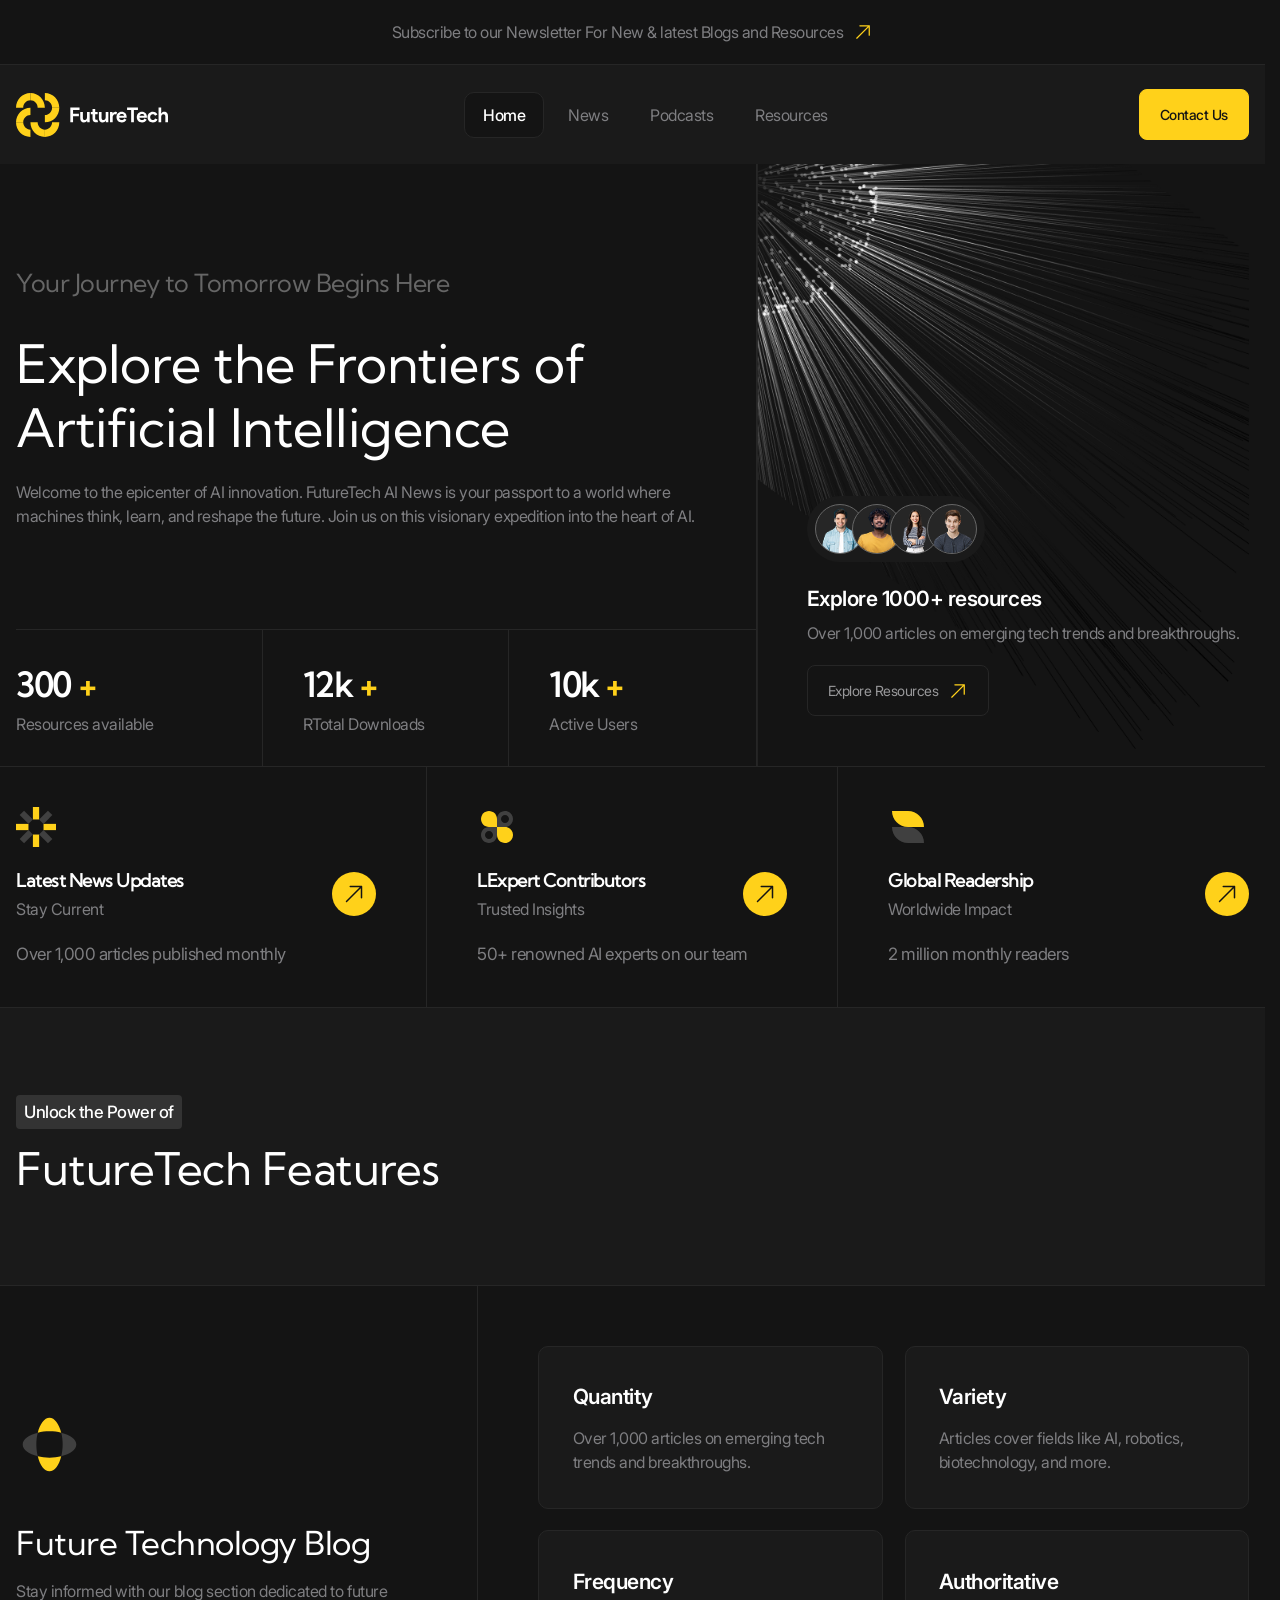
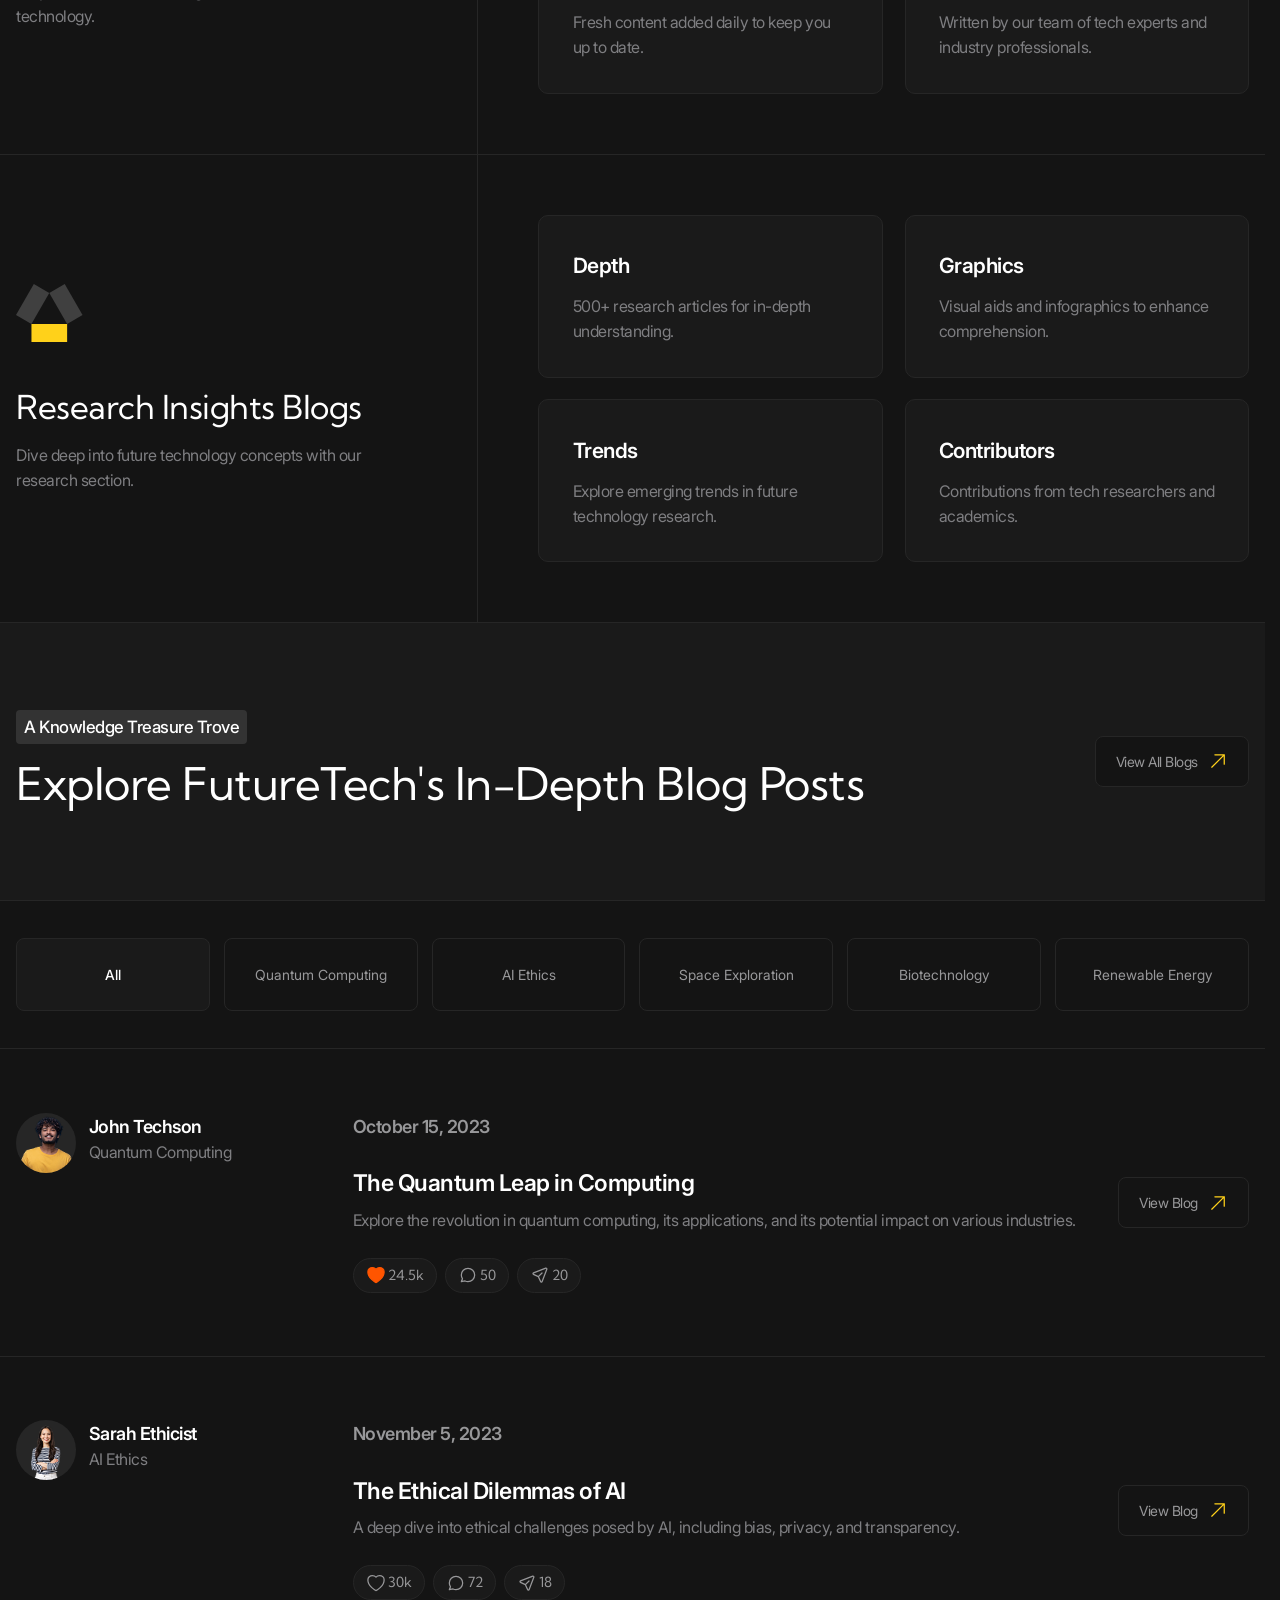
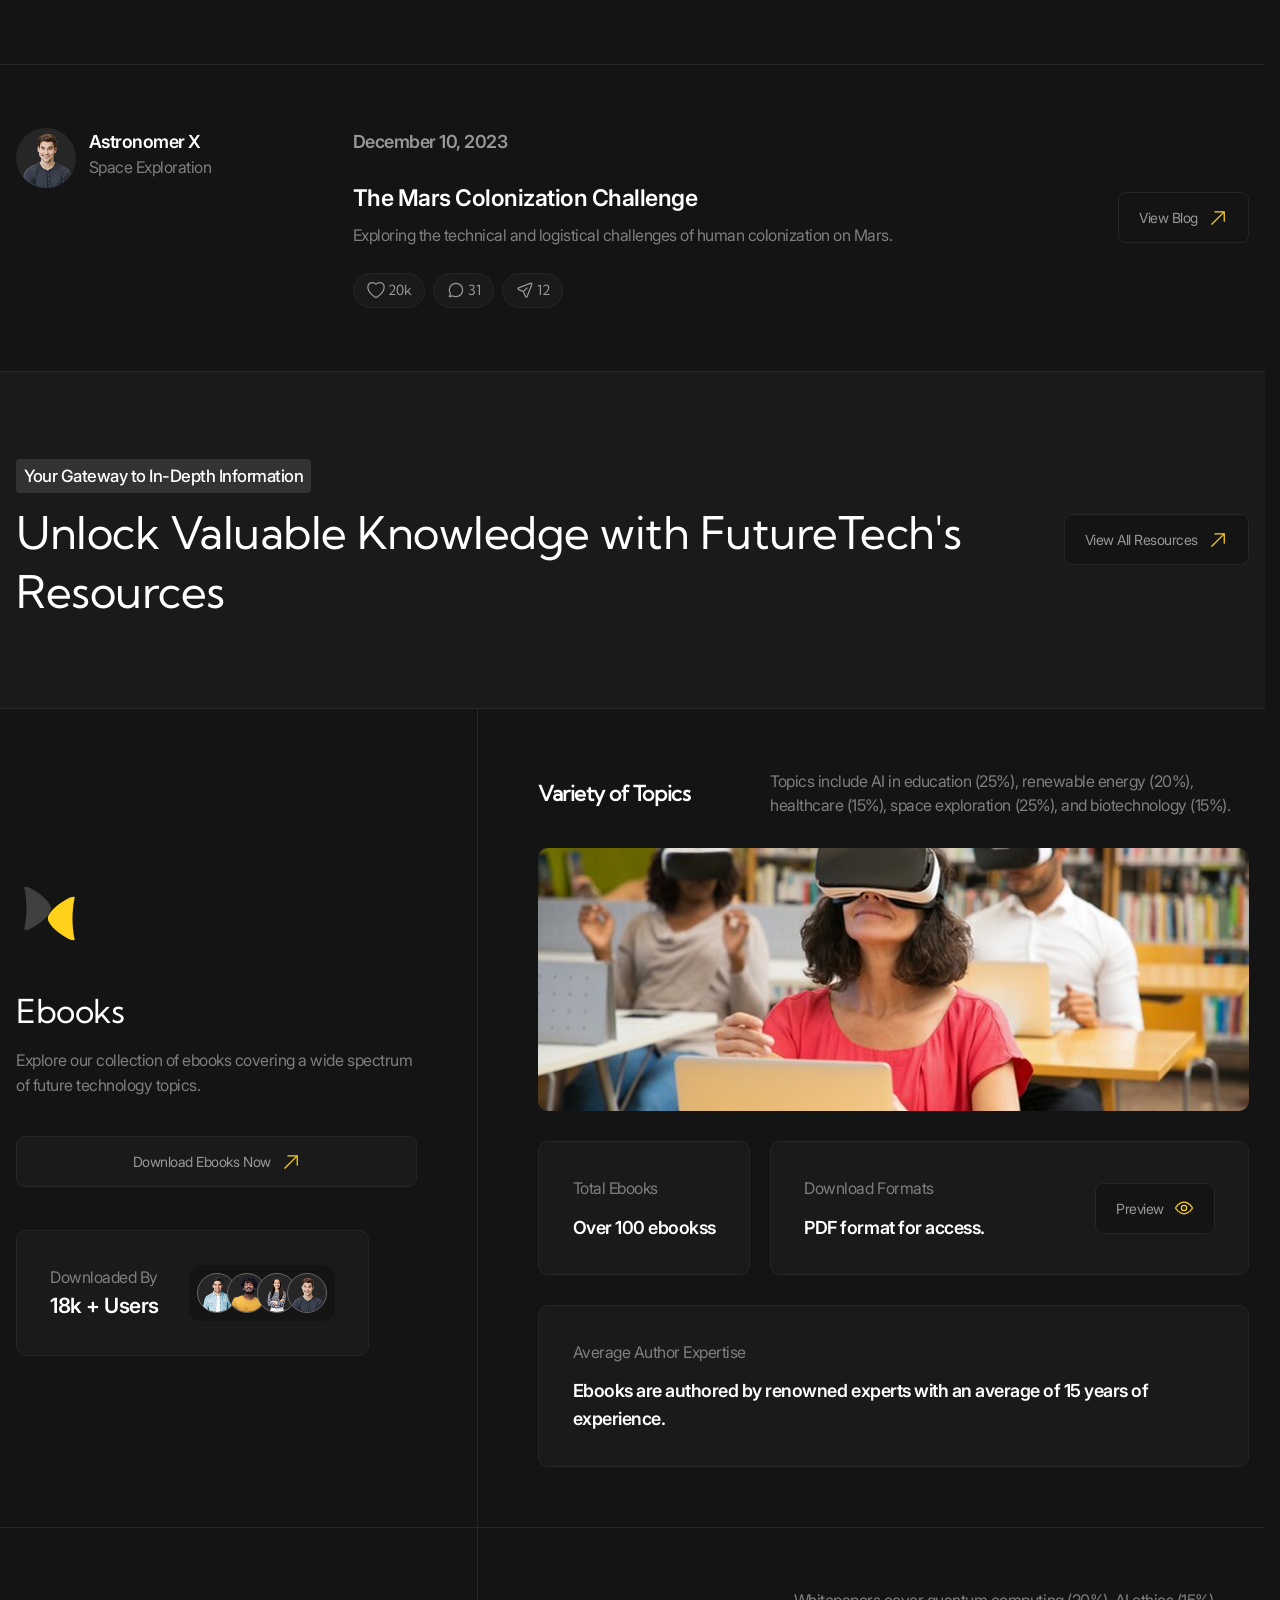
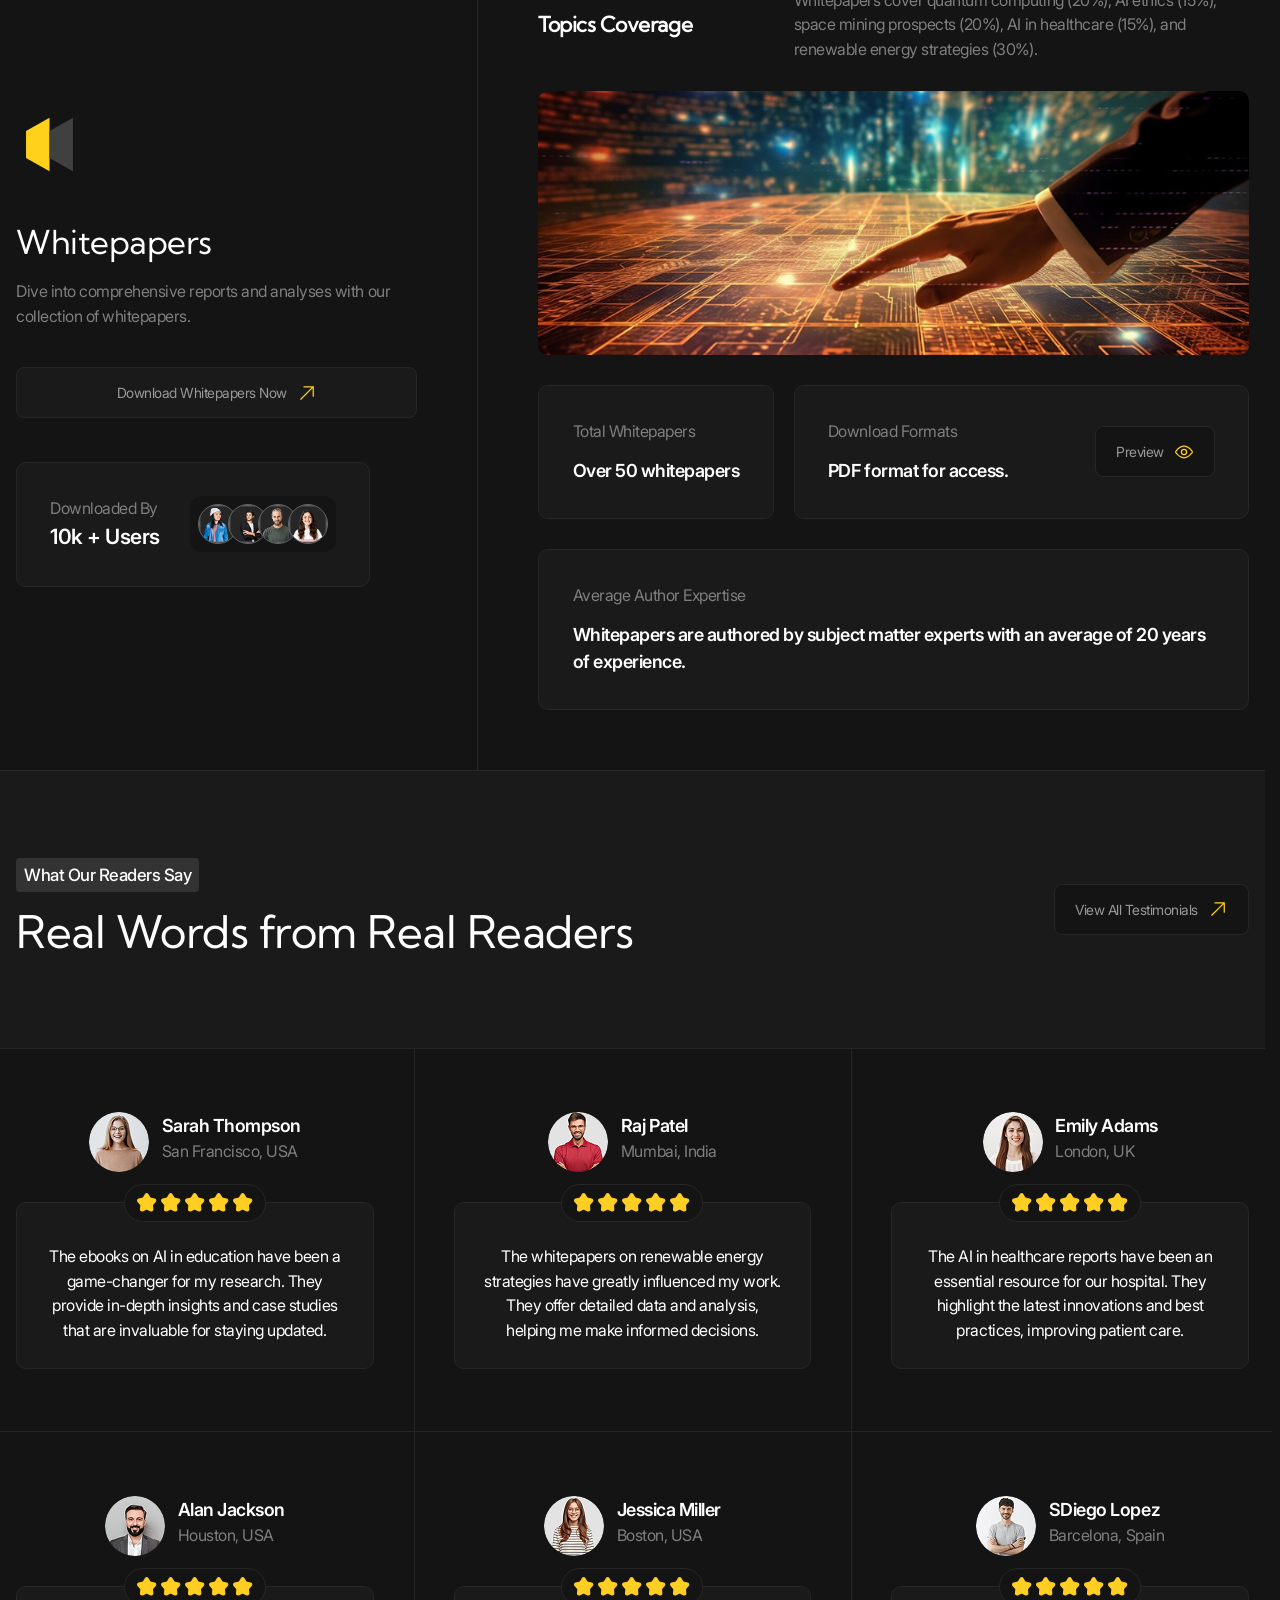
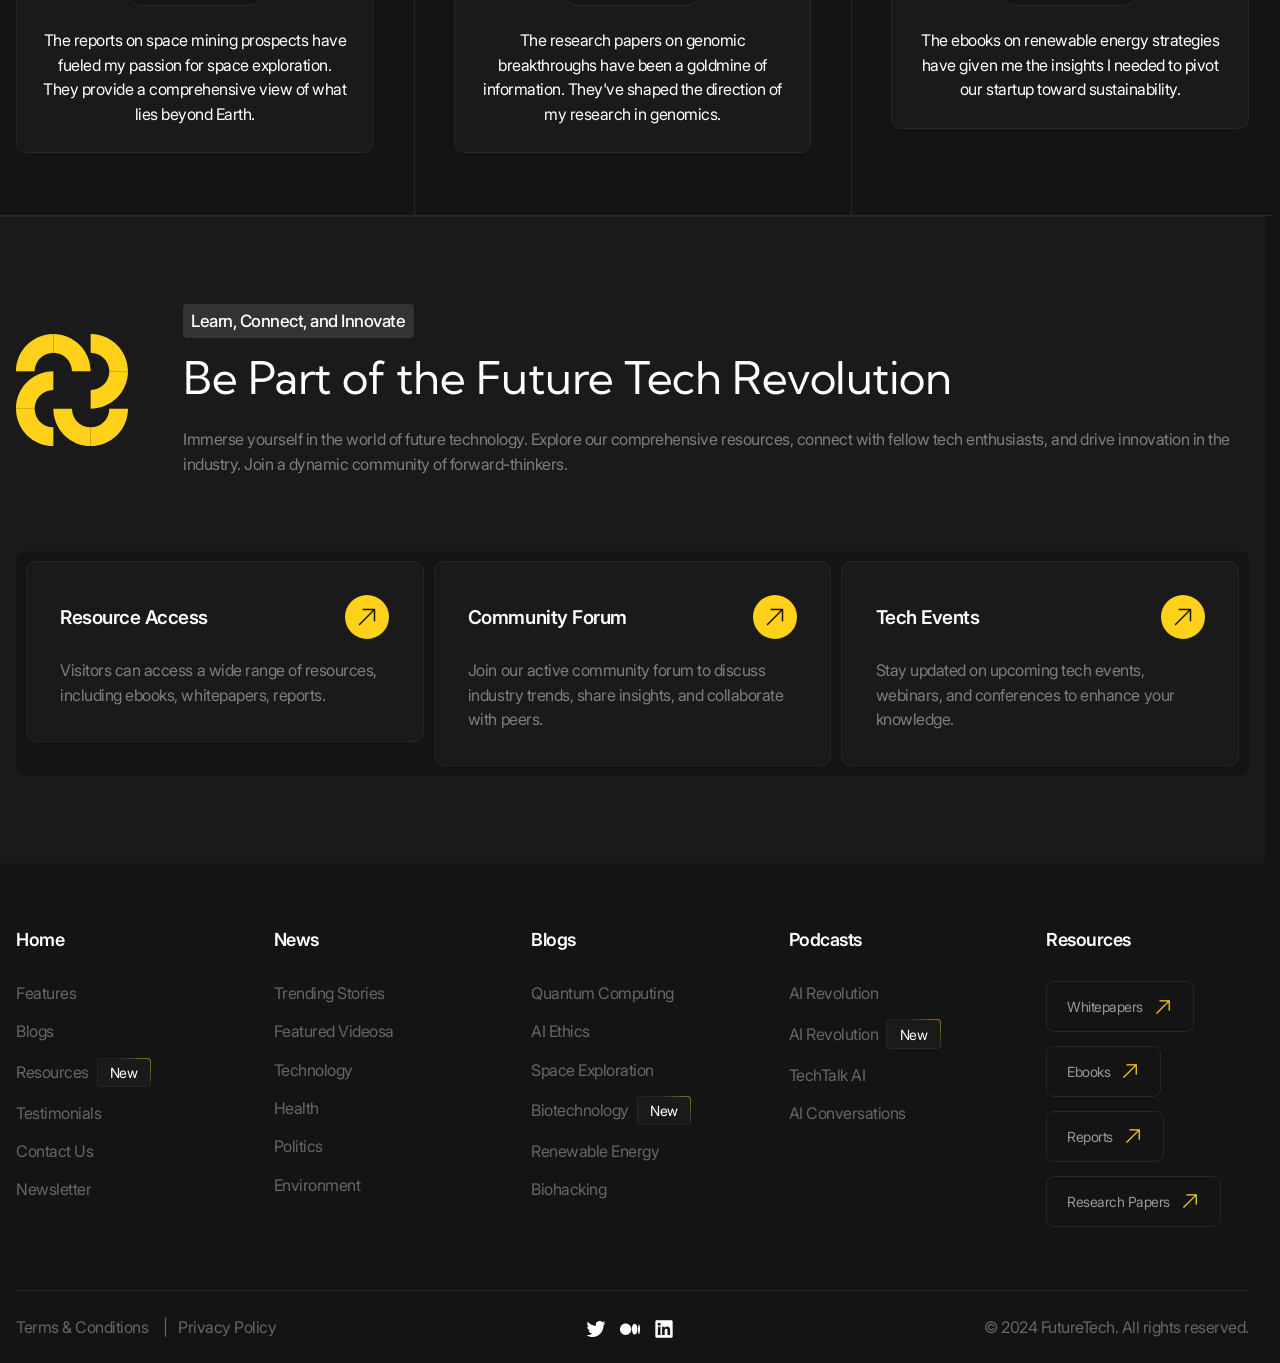
<file: index.html>
<!DOCTYPE html>
<html lang="en">

<head>
    <meta charset="UTF-8">
    <meta name="viewport" content="width=device-width, initial-scale=1.0">
    <link rel="stylesheet" href="./css/main.css">
    <title>Future Tech | Home</title>

</head>

<body>
    <header class="header" data-js-header>
        <div class="header__promo">
            <div class="header__promo-inner container">
                <a href="/" class="header__promo-link"><span class="icon icon--yellow-arrow">Subscribe to our Newsletter For New & latest Blogs and Resources</span></a>
            </div>
        </div>
        <div class="header__body">
            <div class="header__body-inner container">
                <a href="/"
                    class="header__logo logo"
                    aria-label="Home"
                    title="Home">
                    <img
                        class="logo__image"
                        src="./images/logo.svg"
                        alt=""
                        width="179" height="50" />

                </a>
                <div class="header__overlay" data-js-header-overlay>
                    <nav class="header__menu">
                        <ul class="header__menu-list">
                            <li class="header__menu-item">
                                <a href="./index.html" class="header__menu-link is-active">Home</a>
                            </li>
                            <li class="header__menu-item">
                                <a href="./news.html" class="header__menu-link">News</a>
                            </li>
                            <li class="header__menu-item">
                                <a href="./podcasts.html" class="header__menu-link">Podcasts</a>
                            </li>
                            <li class="header__menu-item">
                                <a href="./resources.html" class="header__menu-link">Resources</a>
                            </li>
                        </ul>
                    </nav>
                    <a href="./contacts.html" class="header__contact-us-link button button--accent">Contact Us</a>
                </div>
                <button
                    class="header__burger-button burger-button visible-mobile" type="button"
                    aria-label="Open menu"
                    title="Open menu"
                    data-js-header-burger-button>
                    <span class="burger-button__line"></span>
                    <span class="burger-button__line"></span>
                    <span class="burger-button__line"></span>
                </button>
            </div>
        </div>
    </header>
    <main>
        <section class="hero" aria-labelledby="hero-title">
            <div class="hero__main container">
                <div class="hero__body">
                    <p class="hero__subtitle">Your Journey to Tomorrow Begins Here</p>
                    <h1 class="hero__title" id="hero-title">Explore the Frontiers of Artificial Intelligence</h1>
                    <div class="hero__description">
                        <p>Welcome to the epicenter of AI innovation. FutureTech AI News is your passport to a world where machines think, learn, and reshape the future. Join us on this visionary expedition into the heart of AI.</p>
                    </div>
                </div>
                <div class="hero__metrics metrics full-vw-line full-vw-line--top full-vw-line--left">
                    <dl class="metrics__list">
                        <div class="metrics__item">
                            <dt class="metrics__key">Resources available</dt>
                            <dd class="metrics__value h3">300 <span class="metrics__sign">+</span></dd>
                        </div>
                        <div class="metrics__item">
                            <dt class="metrics__key">RTotal Downloads</dt>
                            <dd class="metrics__value h3">12k <span class="metrics__sign">+</span></dd>
                        </div>
                        <div class="metrics__item">
                            <dt class="metrics__key">Active Users</dt>
                            <dd class="metrics__value h3">10k <span class="metrics__sign">+</span></dd>
                        </div>
                    </dl>
                </div>
                <div class="hero__resources-preview resources-preview">
                    <div class="resources-preview__team team">
                        <img
                            src="./images/team/1.png"
                            alt=""
                            width="60" height="60" loading="lazy"
                            class="team__person" />
                        <img
                            src="./images/team/2.png"
                            alt=""
                            width="60" height="60" loading="lazy"
                            class="team__person" />
                        <img
                            src="./images/team/3.png"
                            alt=""
                            width="60" height="60" loading="lazy"
                            class="team__person" />
                        <img
                            src="./images/team/4.png"
                            alt=""
                            width="60" height="60" loading="lazy"
                            class="team__person" />
                    </div>
                    <div class="resources-preview__body">
                        <p class="resources-preview__title h5">Explore 1000+ resources</p>
                        <p class="resources-preview__subtitle">Over 1,000 articles on emerging tech trends and breakthroughs.</p>
                    </div>
                    <a href="#" class="resources-preview__button button"><span class="icon icon--yellow-arrow">Explore Resources</span></a>
                </div>
            </div>
            <div class="hero__advantages">
                <h2 class="visually-hidden">Our advantages</h2>
                <ul class="hero__advantages-list container">
                    <li class="hero__advantages-item">
                        <div class="advantage-card">
                            <img
                                src="./images/advantages/icon-1.svg"
                                alt=""
                                width="50" height="50"
                                class="advantage-card__image" />
                            <a href="#" class="advantage-card__link circle-icon">
                                <h3 class="advantage-card__title h6">Latest News Updates</h3>
                                <p class="advantage-card__subtitle">Stay Current</p>
                            </a>
                            <p class="advantage-card__details">Over 1,000 articles published monthly</p>
                        </div>
                    </li>
                    <li class="hero__advantages-item">
                        <div class="advantage-card">
                            <img
                                src="./images/advantages/2.svg"
                                alt=""
                                width="50" height="50"
                                class="advantage-card__image" />
                            <a href="#" class="advantage-card__link circle-icon">
                                <h3 class="advantage-card__title h6">LExpert Contributors</h3>
                                <p class="advantage-card__subtitle">Trusted Insights</p>
                            </a>
                            <p class="advantage-card__details">50+ renowned AI experts on our team</p>
                        </div>
                    </li>
                    <li class="hero__advantages-item">
                        <div class="advantage-card">
                            <img
                                src="./images/advantages/3.svg"
                                alt=""
                                width="50" height="50"
                                class="advantage-card__image" />
                            <a href="#" class="advantage-card__link circle-icon">
                                <h3 class="advantage-card__title h6">Global Readership</h3>
                                <p class="advantage-card__subtitle">Worldwide Impact</p>
                            </a>
                            <p class="advantage-card__details">2 million monthly readers</p>
                        </div>
                    </li>
                </ul>
            </div>

        </section>
        <section class="section" aria-labelledby="features-title">
            <header class="section__header">
                <div class="section__header-inner container">
                    <div class="section__header-info">
                        <p class="section__subtitle tag">Unlock the Power of</p>
                        <h2 class="section__title" id="features-title">FutureTech Features</h2>
                    </div>
                </div>
            </header>
            <div class="section__body">
                <ul class="list">
                    <li class="list__item">
                        <div class="card container">
                            <div class="card__preview">
                                <div class="card__preview-main">
                                    <img
                                        class="card__preview-icon"
                                        src="./images/feutures/1.svg"
                                        alt=""
                                        width="80" height="80" />
                                    <div class="card__preview-info">
                                        <h3 class="card__preview-title">Future Technology Blog</h3>
                                        <div class="card__preview-description">
                                            <p>Stay informed with our blog section dedicated to future technology.</p>
                                        </div>
                                    </div>
                                </div>
                            </div>
                            <div class="card__body">
                                <div class="card__grid card__grid--2-cols">
                                    <div class="card__cell tile">
                                        <h4 class="card__cell-title h5">Quantity</h4>
                                        <p class="card__cell-description">Over 1,000 articles on emerging tech trends and breakthroughs.</p>
                                    </div>
                                    <div class="card__cell tile">
                                        <h4 class="card__cell-title h5">Variety</h4>
                                        <p class="card__cell-description">Articles cover fields like AI, robotics, biotechnology, and more.</p>
                                    </div>
                                    <div class="card__cell tile">
                                        <h4 class="card__cell-title h5">Frequency</h4>
                                        <p class="card__cell-description">Fresh content added daily to keep you up to date.</p>
                                    </div>
                                    <div class="card__cell tile">
                                        <h4 class="card__cell-title h5">Authoritative</h4>
                                        <p class="card__cell-description">Written by our team of tech experts and industry professionals.</p>
                                    </div>
                                </div>
                            </div>
                        </div>
                    </li>
                    <li class="list__item">
                        <div class="card container">
                            <div class="card__preview">
                                <div class="card__preview-main">
                                    <img
                                        class="card__preview-icon"
                                        src="./images/feutures/2.svg"
                                        alt=""
                                        width="80" height="80" />
                                    <div class="card__preview-info">
                                        <h3 class="card__preview-title">Research Insights Blogs</h3>
                                        <div class="card__preview-description">
                                            <p>Dive deep into future technology concepts with our research section.</p>
                                        </div>
                                    </div>
                                </div>
                            </div>
                            <div class="card__body">
                                <div class="card__grid card__grid--2-cols">
                                    <div class="card__cell tile">
                                        <h4 class="card__cell-title h5">Depth</h4>
                                        <p class="card__cell-description">500+ research articles for in-depth understanding.</p>
                                    </div>
                                    <div class="card__cell tile">
                                        <h4 class="card__cell-title h5">Graphics</h4>
                                        <p class="card__cell-description">Visual aids and infographics to enhance comprehension.</p>
                                    </div>
                                    <div class="card__cell tile">
                                        <h4 class="card__cell-title h5">Trends</h4>
                                        <p class="card__cell-description">Explore emerging trends in future technology research.</p>
                                    </div>
                                    <div class="card__cell tile">
                                        <h4 class="card__cell-title h5">Contributors</h4>
                                        <p class="card__cell-description">Contributions from tech researchers and academics.</p>
                                    </div>
                                </div>
                            </div>
                        </div>
                    </li>
                </ul>
            </div>
        </section>
        <section class="section" aria-labelledby="blog-title">
            <header class="section__header">
                <div class="section__header-inner container">
                    <div class="section__header-info">
                        <p class="section__subtitle tag">A Knowledge Treasure Trove</p>
                        <h2 class="section__title" id="blog-title">Explore FutureTech's In-Depth Blog Posts</h2>
                    </div>
                    <a href="./blog.html" class="section__link button">
                        <span class="icon icon--yellow-arrow">View All Blogs</span>
                    </a>
                </div>
            </header>
            <div class="section__body tabs" data-js-tabs>
                <h3 class="visually-hidden" id="blog-category-title">Blog category</h3>
                <header class="tabs__header">
                    <div
                        class="tabs__buttons container"
                        role="tablist"
                        aria-labelledby="blog-category-title">
                        <button
                            class="tabs__button is-active"
                            id="tab-1"
                            type="button"
                            role="tab"
                            aria-controls="tabpanel-1"
                            data-js-tabs-button
                            aria-selected="true">
                            All
                        </button>
                        <button
                            class="tabs__button"
                            id="tab-2"
                            type="button"
                            role="tab"
                            aria-controls="tabpanel-2"
                            data-js-tabs-button
                            aria-selected="false"
                            tabindex="-1">
                            Quantum Computing
                        </button>
                        <button
                            class="tabs__button"
                            id="tab-3"
                            type="button"
                            role="tab"
                            aria-controls="tabpanel-3"
                            data-js-tabs-button
                            aria-selected="false"
                            tabindex="-1">
                            AI Ethics
                        </button>
                        <button
                            class="tabs__button"
                            id="tab-4"
                            type="button"
                            role="tab"
                            aria-controls="tabpanel-4"
                            data-js-tabs-button
                            aria-selected="false"
                            tabindex="-1">
                            Space Exploration
                        </button>
                        <button
                            class="tabs__button"
                            id="tab-5"
                            type="button"
                            role="tab"
                            aria-controls="tabpanel-5"
                            data-js-tabs-button
                            aria-selected="false"
                            tabindex="-1">
                            Biotechnology
                        </button>
                        <button
                            class="tabs__button"
                            id="tab-6"
                            type="button"
                            role="tab"
                            aria-controls="tabpanel-6"
                            data-js-tabs-button
                            aria-selected="false"
                            tabindex="-1">
                            Renewable Energy
                        </button>
                    </div>
                </header>
                <div class="tabs__body">
                    <div
                        class="tabs__content is-active"
                        id="tabpanel-1"
                        aria-labelledby="tab-1"
                        tabindex="0"
                        data-js-tabs-content>
                        <ul class="list">
                            <li class="list__item">
                                <article class="blog-card container">
                                    <div class="blog-card__author person-card">
                                        <img
                                            class="person-card__image"
                                            src="./images/blog/1.png"
                                            alt=""
                                            width="80" height="80" />
                                        <div class="person-card__body">
                                            <p class="person-card__name">John Techson</p>
                                            <p class="person-card__department">Quantum Computing</p>
                                        </div>
                                    </div>
                                    <div class="blog-card__body">
                                        <time datetime="2023-10-15" class="blog-card__date h6">October 15, 2023</time>
                                        <div class="blog-card__info">
                                            <h4 class="blog-card__title">The Quantum Leap in Computing</h4>
                                            <div class="blog-card__description">
                                                <p>Explore the revolution in quantum computing, its applications, and its potential impact on various industries.</p>
                                            </div>
                                        </div>
                                        <div class="blog-card__actions blog-actions">
                                            <ul class="blog-actions__list">
                                                <li class="blog-actions__item">
                                                    <button class="blog-actions__button is-active"
                                                        type="button"
                                                        aria-label="Dislike"
                                                        title="Dislike">
                                                        <span class="blog-actions__icon-wrapper"><svg width="24" height="24" viewBox="0 0 24 24" fill="none" xmlns="http://www.w3.org/2000/svg">
                                                                <path d="M11.645 20.9107L11.6384 20.9071L11.6158 20.8949C11.5965 20.8844 11.5689 20.8693 11.5336 20.8496C11.4629 20.8101 11.3612 20.7524 11.233 20.6769C10.9765 20.5261 10.6132 20.3039 10.1785 20.015C9.31074 19.4381 8.15122 18.5901 6.9886 17.5063C4.68781 15.3615 2.25 12.1751 2.25 8.25C2.25 5.32194 4.7136 3 7.6875 3C9.43638 3 11.0023 3.79909 12 5.0516C12.9977 3.79909 14.5636 3 16.3125 3C19.2864 3 21.75 5.32194 21.75 8.25C21.75 12.1751 19.3122 15.3615 17.0114 17.5063C15.8488 18.5901 14.6893 19.4381 13.8215 20.015C13.3868 20.3039 13.0235 20.5261 12.767 20.6769C12.6388 20.7524 12.5371 20.8101 12.4664 20.8496C12.4311 20.8693 12.4035 20.8844 12.3842 20.8949L12.3616 20.9071L12.355 20.9107L12.3523 20.9121C12.1323 21.0289 11.8677 21.0289 11.6477 20.9121L11.645 20.9107Z" stroke="#666666" stroke-width="1.5" stroke-linejoin="round" />
                                                            </svg></span>
                                                        <span>24.5k</span>
                                                    </button>
                                                </li>
                                                <li class="blog-actions__item">
                                                    <button class="blog-actions__button "
                                                        type="button"
                                                        aria-label="Discuss"
                                                        title="Discuss">
                                                        <span class="blog-actions__icon-wrapper"><svg width="24" height="24" viewBox="0 0 24 24" fill="none" xmlns="http://www.w3.org/2000/svg">
                                                                <path d="M8.48581 19.1888C9.54657 19.7083 10.7392 20 12 20C16.4183 20 20 16.4183 20 12C20 7.58172 16.4183 4 12 4C7.58172 4 4 7.58172 4 12C4 13.6401 4.49356 15.165 5.34026 16.4341M8.49231 19.1877L8.48581 19.1888L4 20L5.34026 16.4341M5.34026 16.4341L5.34154 16.4308" stroke="#666666" stroke-width="1.5" stroke-linecap="round" stroke-linejoin="round" />
                                                            </svg></span>
                                                        <span>50</span>
                                                    </button>
                                                </li>
                                                <li class="blog-actions__item">
                                                    <button class="blog-actions__button"
                                                        type="button"
                                                        aria-label="Share"
                                                        title="Share">
                                                        <span class="blog-actions__icon-wrapper"><svg width="24" height="24" viewBox="0 0 24 24" fill="none" xmlns="http://www.w3.org/2000/svg">
                                                                <path d="M10.0384 13.9616L4.1719 11.2951C3.36454 10.9281 3.39898 9.7697 4.22673 9.45134L18.8999 3.80781C19.7087 3.49675 20.5033 4.29139 20.1922 5.10013L14.5487 19.7733C14.2303 20.6011 13.072 20.6355 12.705 19.8281L10.0384 13.9616ZM10.0384 13.9616L14.4231 9.57704" stroke="#666666" stroke-width="1.5" stroke-linecap="round" stroke-linejoin="round" />
                                                            </svg></span>
                                                        <span>20</span>
                                                    </button>
                                                </li>
                                            </ul>
                                        </div>
                                    </div>
                                    <a href="#" class="blog-card__link button">
                                        <span class="icon icon--yellow-arrow">View Blog</span>
                                    </a>
                                </article>
                            </li>
                            <li class="list__item">
                                <article class="blog-card container">
                                    <div class="blog-card__author person-card">
                                        <img
                                            class="person-card__image"
                                            src="./images/blog/2.png"
                                            alt=""
                                            width="80" height="80" />
                                        <div class="person-card__body">
                                            <p class="person-card__name">Sarah Ethicist</p>
                                            <p class="person-card__department">AI Ethics</p>
                                        </div>
                                    </div>
                                    <div class="blog-card__body">
                                        <time datetime="2023-11-05" class="blog-card__date h6">November 5, 2023</time>
                                        <div class="blog-card__info">
                                            <h4 class="blog-card__title">The Ethical Dilemmas of AI</h4>
                                            <div class="blog-card__description">
                                                <p>A deep dive into ethical challenges posed by AI, including bias, privacy, and transparency.</p>
                                            </div>
                                        </div>
                                        <div class="blog-card__actions blog-actions">
                                            <ul class="blog-actions__list">
                                                <li class="blog-actions__item">
                                                    <button class="blog-actions__button"
                                                        type="button"
                                                        aria-label="Dislike"
                                                        title="Dislike">
                                                        <span class="blog-actions__icon-wrapper"><svg width="24" height="24" viewBox="0 0 24 24" fill="none" xmlns="http://www.w3.org/2000/svg">
                                                                <path d="M11.645 20.9107L11.6384 20.9071L11.6158 20.8949C11.5965 20.8844 11.5689 20.8693 11.5336 20.8496C11.4629 20.8101 11.3612 20.7524 11.233 20.6769C10.9765 20.5261 10.6132 20.3039 10.1785 20.015C9.31074 19.4381 8.15122 18.5901 6.9886 17.5063C4.68781 15.3615 2.25 12.1751 2.25 8.25C2.25 5.32194 4.7136 3 7.6875 3C9.43638 3 11.0023 3.79909 12 5.0516C12.9977 3.79909 14.5636 3 16.3125 3C19.2864 3 21.75 5.32194 21.75 8.25C21.75 12.1751 19.3122 15.3615 17.0114 17.5063C15.8488 18.5901 14.6893 19.4381 13.8215 20.015C13.3868 20.3039 13.0235 20.5261 12.767 20.6769C12.6388 20.7524 12.5371 20.8101 12.4664 20.8496C12.4311 20.8693 12.4035 20.8844 12.3842 20.8949L12.3616 20.9071L12.355 20.9107L12.3523 20.9121C12.1323 21.0289 11.8677 21.0289 11.6477 20.9121L11.645 20.9107Z" stroke="#666666" stroke-width="1.5" stroke-linejoin="round" />
                                                            </svg></span>
                                                        <span>30k</span>
                                                    </button>
                                                </li>
                                                <li class="blog-actions__item">
                                                    <button class="blog-actions__button "
                                                        type="button"
                                                        aria-label="Discuss"
                                                        title="Discuss">
                                                        <span class="blog-actions__icon-wrapper"><svg width="24" height="24" viewBox="0 0 24 24" fill="none" xmlns="http://www.w3.org/2000/svg">
                                                                <path d="M8.48581 19.1888C9.54657 19.7083 10.7392 20 12 20C16.4183 20 20 16.4183 20 12C20 7.58172 16.4183 4 12 4C7.58172 4 4 7.58172 4 12C4 13.6401 4.49356 15.165 5.34026 16.4341M8.49231 19.1877L8.48581 19.1888L4 20L5.34026 16.4341M5.34026 16.4341L5.34154 16.4308" stroke="#666666" stroke-width="1.5" stroke-linecap="round" stroke-linejoin="round" />
                                                            </svg></span>
                                                        <span>72</span>
                                                    </button>
                                                </li>
                                                <li class="blog-actions__item">
                                                    <button class="blog-actions__button"
                                                        type="button"
                                                        aria-label="Share"
                                                        title="Share">
                                                        <span class="blog-actions__icon-wrapper"><svg width="24" height="24" viewBox="0 0 24 24" fill="none" xmlns="http://www.w3.org/2000/svg">
                                                                <path d="M10.0384 13.9616L4.1719 11.2951C3.36454 10.9281 3.39898 9.7697 4.22673 9.45134L18.8999 3.80781C19.7087 3.49675 20.5033 4.29139 20.1922 5.10013L14.5487 19.7733C14.2303 20.6011 13.072 20.6355 12.705 19.8281L10.0384 13.9616ZM10.0384 13.9616L14.4231 9.57704" stroke="#666666" stroke-width="1.5" stroke-linecap="round" stroke-linejoin="round" />
                                                            </svg></span>
                                                        <span>18</span>
                                                    </button>
                                                </li>
                                            </ul>
                                        </div>
                                    </div>
                                    <a href="#" class="blog-card__link button">
                                        <span class="icon icon--yellow-arrow">View Blog</span>
                                    </a>
                                </article>
                            </li>
                            <li class="list__item">
                                <article class="blog-card container">
                                    <div class="blog-card__author person-card">
                                        <img
                                            class="person-card__image"
                                            src="./images/blog/3.png"
                                            alt=""
                                            width="80" height="80" />
                                        <div class="person-card__body">
                                            <p class="person-card__name">Astronomer X</p>
                                            <p class="person-card__department">Space Exploration</p>
                                        </div>
                                    </div>
                                    <div class="blog-card__body">
                                        <time datetime="2023-12-10" class="blog-card__date h6">December 10, 2023</time>
                                        <div class="blog-card__info">
                                            <h4 class="blog-card__title">The Mars Colonization Challenge</h4>
                                            <div class="blog-card__description">
                                                <p>Exploring the technical and logistical challenges of human colonization on Mars.</p>
                                            </div>
                                        </div>
                                        <div class="blog-card__actions blog-actions">
                                            <ul class="blog-actions__list">
                                                <li class="blog-actions__item">
                                                    <button class="blog-actions__button"
                                                        type="button"
                                                        aria-label="Dislike"
                                                        title="Dislike">
                                                        <span class="blog-actions__icon-wrapper"><svg width="24" height="24" viewBox="0 0 24 24" fill="none" xmlns="http://www.w3.org/2000/svg">
                                                                <path d="M11.645 20.9107L11.6384 20.9071L11.6158 20.8949C11.5965 20.8844 11.5689 20.8693 11.5336 20.8496C11.4629 20.8101 11.3612 20.7524 11.233 20.6769C10.9765 20.5261 10.6132 20.3039 10.1785 20.015C9.31074 19.4381 8.15122 18.5901 6.9886 17.5063C4.68781 15.3615 2.25 12.1751 2.25 8.25C2.25 5.32194 4.7136 3 7.6875 3C9.43638 3 11.0023 3.79909 12 5.0516C12.9977 3.79909 14.5636 3 16.3125 3C19.2864 3 21.75 5.32194 21.75 8.25C21.75 12.1751 19.3122 15.3615 17.0114 17.5063C15.8488 18.5901 14.6893 19.4381 13.8215 20.015C13.3868 20.3039 13.0235 20.5261 12.767 20.6769C12.6388 20.7524 12.5371 20.8101 12.4664 20.8496C12.4311 20.8693 12.4035 20.8844 12.3842 20.8949L12.3616 20.9071L12.355 20.9107L12.3523 20.9121C12.1323 21.0289 11.8677 21.0289 11.6477 20.9121L11.645 20.9107Z" stroke="#666666" stroke-width="1.5" stroke-linejoin="round" />
                                                            </svg></span>
                                                        <span>20k</span>
                                                    </button>
                                                </li>
                                                <li class="blog-actions__item">
                                                    <button class="blog-actions__button "
                                                        type="button"
                                                        aria-label="Discuss"
                                                        title="Discuss">
                                                        <span class="blog-actions__icon-wrapper"><svg width="24" height="24" viewBox="0 0 24 24" fill="none" xmlns="http://www.w3.org/2000/svg">
                                                                <path d="M8.48581 19.1888C9.54657 19.7083 10.7392 20 12 20C16.4183 20 20 16.4183 20 12C20 7.58172 16.4183 4 12 4C7.58172 4 4 7.58172 4 12C4 13.6401 4.49356 15.165 5.34026 16.4341M8.49231 19.1877L8.48581 19.1888L4 20L5.34026 16.4341M5.34026 16.4341L5.34154 16.4308" stroke="#666666" stroke-width="1.5" stroke-linecap="round" stroke-linejoin="round" />
                                                            </svg></span>
                                                        <span>31</span>
                                                    </button>
                                                </li>
                                                <li class="blog-actions__item">
                                                    <button class="blog-actions__button"
                                                        type="button"
                                                        aria-label="Share"
                                                        title="Share">
                                                        <span class="blog-actions__icon-wrapper"><svg width="24" height="24" viewBox="0 0 24 24" fill="none" xmlns="http://www.w3.org/2000/svg">
                                                                <path d="M10.0384 13.9616L4.1719 11.2951C3.36454 10.9281 3.39898 9.7697 4.22673 9.45134L18.8999 3.80781C19.7087 3.49675 20.5033 4.29139 20.1922 5.10013L14.5487 19.7733C14.2303 20.6011 13.072 20.6355 12.705 19.8281L10.0384 13.9616ZM10.0384 13.9616L14.4231 9.57704" stroke="#666666" stroke-width="1.5" stroke-linecap="round" stroke-linejoin="round" />
                                                            </svg></span>
                                                        <span>12</span>
                                                    </button>
                                                </li>
                                            </ul>
                                        </div>
                                    </div>
                                    <a href="#" class="blog-card__link button">
                                        <span class="icon icon--yellow-arrow">View Blog</span>
                                    </a>
                                </article>
                            </li>
                        </ul>
                    </div>
                    <div
                        class="tabs__content"
                        id="tabpanel-2"
                        aria-labelledby="tab-2"
                        tabindex="0"
                        data-js-tabs-content>
                    </div>
                    <div
                        class="tabs__content"
                        id="tabpanel-3"
                        aria-labelledby="tab-3"
                        tabindex="0"
                        data-js-tabs-content>
                    </div>
                    <div
                        class="tabs__content"
                        id="tabpanel-4"
                        aria-labelledby="tab-4"
                        tabindex="0"
                        data-js-tabs-content>
                    </div>
                    <div
                        class="tabs__content"
                        id="tabpanel-5"
                        aria-labelledby="tab-5"
                        tabindex="0"
                        data-js-tabs-content>
                    </div>
                    <div
                        class="tabs__content"
                        id="tabpanel-6"
                        aria-labelledby="tab-6"
                        tabindex="0"
                        data-js-tabs-content>
                    </div>
                </div>
            </div>
        </section>
        <section class="section" aria-labelledby="resources-title">
            <header class="section__header">
                <div class="section__header-inner container">
                    <div class="section__header-info">
                        <p class="section__subtitle tag">Your Gateway to In-Depth Information</p>
                        <h2 class="section__title" id="resources-title">Unlock Valuable Knowledge with FutureTech's Resources</h2>
                    </div>
                    <a href="#" class="section__link button">
                        <span class="icon icon--yellow-arrow">View All Resources</span>
                    </a>
                </div>
            </header>
            <div class="section__body">
                <ul class="list">
                    <li class="list__item">
                        <div class="card container">
                            <div class="card__preview">
                                <div class="card__preview-main">
                                    <img
                                        class="card__preview-icon"
                                        src="./images/resources/icon-1.svg"
                                        alt=""
                                        width="80" height="80" />
                                    <div class="card__preview-info">
                                        <h3 class="card__preview-title">Ebooks</h3>
                                        <div class="card__preview-description">
                                            <p>Explore our collection of ebooks covering a wide spectrum of future technology topics.</p>
                                        </div>
                                    </div>
                                    <a href="#" class="card__preview-link button button--dark-gray"><span class="icon icon--yellow-arrow">Download Ebooks Now</span></a>
                                </div>
                                <div class="card__preview-extra">
                                    <div class="download-info tile">
                                        <div class="download-info__body">
                                            <p class="download-info__title">Downloaded By</p>
                                            <p class="download-info__subtitle h5">18k + Users</p>
                                        </div>
                                        <div class="download-info__team team">
                                            <img
                                                src="./images/team/1.png"
                                                alt=""
                                                width="50" height="50" loading="lazy"
                                                class="team__person" />
                                            <img
                                                src="./images/team/2.png"
                                                alt=""
                                                width="50" height="50" loading="lazy"
                                                class="team__person" />
                                            <img
                                                src="./images/team/3.png"
                                                alt=""
                                                width="50" height="50" loading="lazy"
                                                class="team__person" />
                                            <img
                                                src="./images/team/4.png"
                                                alt=""
                                                width="50" height="50" loading="lazy"
                                                class="team__person" />
                                        </div>
                                    </div>
                                </div>
                            </div>
                            <div class="card__body">
                                <div class="card__grid card__grid--2-cols-alt">
                                    <div class="card__cell">
                                        <h3 class="card__cell-title h5">Variety of Topics</h3>
                                    </div>
                                    <div class="card__cell">
                                        <p class="card__cell-description">Topics include AI in education (25%), renewable energy (20%), healthcare (15%), space exploration (25%), and biotechnology (15%).</p>
                                    </div>
                                    <div class="card__cell card__cell--wide">
                                        <img
                                            class="card__cell-image"
                                            src="./images/resources/details-1.jpg"
                                            alt=""
                                            width="917" height="332" />
                                    </div>
                                    <div class="card__cell tile">
                                        <h4 class="card__cell-subtitle">Total Ebooks</h4>
                                        <p class="card__cell-description h6">Over 100 ebookss</p>
                                    </div>
                                    <div class="card__cell tile">
                                        <h4 class="card__cell-subtitle">Download Formats</h4>
                                        <p class="card__cell-description h6">PDF format for access.</p>
                                        <a href="#" class="card__cell-link button"><span class="icon icon--yellow-eye">Preview</span></a>
                                    </div>
                                    <div class="card__cell card__cell--wide tile">
                                        <h4 class="card__cell-subtitle">Average Author Expertise</h4>
                                        <p class="card__cell-description h6">Ebooks are authored by renowned experts with an average of 15 years of experience.</p>
                                    </div>
                                </div>
                            </div>
                        </div>
                    </li>
                    <li class="list__item">
                        <div class="card container">
                            <div class="card__preview">
                                <div class="card__preview-main">
                                    <img
                                        class="card__preview-icon"
                                        src="./images/resources/Icon-2.svg"
                                        alt=""
                                        width="80" height="80" />
                                    <div class="card__preview-info">
                                        <h3 class="card__preview-title">Whitepapers</h3>
                                        <div class="card__preview-description">
                                            <p>Dive into comprehensive reports and analyses with our collection of whitepapers. </p>
                                        </div>
                                    </div>
                                    <a href="#" class="card__preview-link button button--dark-gray"><span class="icon icon--yellow-arrow">Download Whitepapers Now</span></a>
                                </div>
                                <div class="card__preview-extra">
                                    <div class="download-info tile">
                                        <div class="download-info__body">
                                            <p class="download-info__title">Downloaded By</p>
                                            <p class="download-info__subtitle h5">10k + Users</p>
                                        </div>
                                        <div class="download-info__team team">
                                            <img
                                                src="./images/resources/Image-1.png"
                                                alt=""
                                                width="50" height="50" loading="lazy"
                                                class="team__person" />
                                            <img
                                                src="./images/resources/Image-2.png"
                                                alt=""
                                                width="50" height="50" loading="lazy"
                                                class="team__person" />
                                            <img
                                                src="./images/resources/Image-3.png"
                                                alt=""
                                                width="50" height="50" loading="lazy"
                                                class="team__person" />
                                            <img
                                                src="./images/resources/Image-4.png"
                                                alt=""
                                                width="50" height="50" loading="lazy"
                                                class="team__person" />
                                        </div>
                                    </div>
                                </div>
                            </div>
                            <div class="card__body">
                                <div class="card__grid card__grid--2-cols-alt">
                                    <div class="card__cell">
                                        <h3 class="card__cell-title h5">Topics Coverage</h3>
                                    </div>
                                    <div class="card__cell">
                                        <p class="card__cell-description">Whitepapers cover quantum computing (20%), AI ethics (15%), space mining prospects (20%), AI in healthcare (15%), and renewable energy strategies (30%).</p>
                                    </div>
                                    <div class="card__cell card__cell--wide">
                                        <img
                                            class="card__cell-image"
                                            src="./images/resources/details-2.jpg"
                                            alt=""
                                            width="917" height="332" />
                                    </div>
                                    <div class="card__cell tile">
                                        <h4 class="card__cell-subtitle">Total Whitepapers</h4>
                                        <p class="card__cell-description h6">Over 50 whitepapers</p>
                                    </div>
                                    <div class="card__cell tile">
                                        <h4 class="card__cell-subtitle">Download Formats</h4>
                                        <p class="card__cell-description h6">PDF format for access.</p>
                                        <a href="#" class="card__cell-link button"><span class="icon icon--yellow-eye">Preview</span></a>
                                    </div>
                                    <div class="card__cell card__cell--wide tile">
                                        <h4 class="card__cell-subtitle">Average Author Expertise</h4>
                                        <p class="card__cell-description h6">Whitepapers are authored by subject matter experts with an average of 20 years of experience.</p>
                                    </div>
                                </div>
                            </div>
                        </div>
                    </li>
                </ul>
            </div>
        </section>
        <section class="section" aria-labelledby="reviews-title">
            <header class="section__header">
                <div class="section__header-inner container">
                    <div class="section__header-info">
                        <p class="section__subtitle tag">What Our Readers Say</p>
                        <h2 class="section__title" id="reviews-title">Real Words from Real Readers</h2>
                    </div>
                    <a href="#" class="section__link button">
                        <span class="icon icon--yellow-arrow">View All Testimonials</span>
                    </a>
                </div>
            </header>
            <div class="section__body">
                <ul class="bordered-grid bordered-grid--3-cols container">
                    <li class="bordered-grid__item">
                        <div class="review-card">
                            <div class="review-card__author person-card">
                                <img
                                    class="person-card__image"
                                    src="./images/preview/sarah.png"
                                    alt="" />
                                <div class="person-card__body">
                                    <p class="person-card__name">Sarah Thompson</p>
                                    <p class="person-card__department">San Francisco, USA</p>
                                </div>
                            </div>
                            <div class="review-card__body tile">
                                <div
                                    class="review-card__rating-view rating-view"
                                    aria-label="Rating 5 star"
                                    title="Rating 5 star">
                                    <div class="rating-view__star is-active"></div>
                                    <div class="rating-view__star is-active"></div>
                                    <div class="rating-view__star is-active"></div>
                                    <div class="rating-view__star is-active"></div>
                                    <div class="rating-view__star is-active"></div>
                                </div>
                                <blockquote class="review-card__description">
                                    <p>The ebooks on AI in education have been a game-changer for my research. They provide in-depth insights and case studies that are invaluable for staying updated.</p>
                                </blockquote>
                            </div>
                        </div>
                    </li>
                    <li class="bordered-grid__item">
                        <div class="review-card">
                            <div class="review-card__author person-card">
                                <img
                                    class="person-card__image"
                                    src="./images/preview/raji.png"
                                    alt="" />
                                <div class="person-card__body ">
                                    <p class="person-card__name">Raj Patel</p>
                                    <p class="person-card__department">Mumbai, India</p>
                                </div>
                            </div>
                            <div class="review-card__body tile">
                                <div
                                    class="review-card__rating-view rating-view"
                                    aria-label="Rating 5 star"
                                    title="Rating 5 star">
                                    <div class="rating-view__star is-active"></div>
                                    <div class="rating-view__star is-active"></div>
                                    <div class="rating-view__star is-active"></div>
                                    <div class="rating-view__star is-active"></div>
                                    <div class="rating-view__star is-active"></div>
                                </div>
                                <blockquote class="review-card__description">
                                    <p>The whitepapers on renewable energy strategies have greatly influenced my work. They offer detailed data and analysis, helping me make informed decisions.</p>
                                </blockquote>
                            </div>
                        </div>
                    </li>
                    <li class="bordered-grid__item">
                        <div class="review-card">
                            <div class="review-card__author person-card">
                                <img
                                    class="person-card__image"
                                    src="./images/preview/emily.png"
                                    alt="" />
                                <div class="person-card__body">
                                    <p class="person-card__name">Emily Adams</p>
                                    <p class="person-card__department">London, UK</p>
                                </div>
                            </div>
                            <div class="review-card__body tile">
                                <div
                                    class="review-card__rating-view rating-view"
                                    aria-label="Rating 5 star"
                                    title="Rating 5 star">
                                    <div class="rating-view__star is-active"></div>
                                    <div class="rating-view__star is-active"></div>
                                    <div class="rating-view__star is-active"></div>
                                    <div class="rating-view__star is-active"></div>
                                    <div class="rating-view__star is-active"></div>
                                </div>
                                <blockquote class="review-card__description">
                                    <p>The AI in healthcare reports have been an essential resource for our hospital. They highlight the latest innovations and best practices, improving patient care.</p>
                                </blockquote>
                            </div>
                        </div>
                    </li>
                    <li class="bordered-grid__item">
                        <div class="review-card">
                            <div class="review-card__author person-card">
                                <img
                                    class="person-card__image"
                                    src="./images/preview/alan.png"
                                    alt="" />
                                <div class="person-card__body">
                                    <p class="person-card__name">Alan Jackson</p>
                                    <p class="person-card__department">Houston, USA</p>
                                </div>
                            </div>
                            <div class="review-card__body tile">
                                <div
                                    class="review-card__rating-view rating-view"
                                    aria-label="Rating 5 star"
                                    title="Rating 5 star">
                                    <div class="rating-view__star is-active"></div>
                                    <div class="rating-view__star is-active"></div>
                                    <div class="rating-view__star is-active"></div>
                                    <div class="rating-view__star is-active"></div>
                                    <div class="rating-view__star is-active"></div>
                                </div>
                                <blockquote class="review-card__description">
                                    <p>The reports on space mining prospects have fueled my passion for space exploration. They provide a comprehensive view of what lies beyond Earth.</p>
                                </blockquote>
                            </div>
                        </div>
                    </li>
                    <li class="bordered-grid__item">
                        <div class="review-card">
                            <div class="review-card__author person-card">
                                <img
                                    class="person-card__image"
                                    src="./images/preview/jessica.png"
                                    alt="" />
                                <div class="person-card__body">
                                    <p class="person-card__name">Jessica Miller</p>
                                    <p class="person-card__department">Boston, USA</p>
                                </div>
                            </div>
                            <div class="review-card__body tile">
                                <div
                                    class="review-card__rating-view rating-view"
                                    aria-label="Rating 5 star"
                                    title="Rating 5 star">
                                    <div class="rating-view__star is-active"></div>
                                    <div class="rating-view__star is-active"></div>
                                    <div class="rating-view__star is-active"></div>
                                    <div class="rating-view__star is-active"></div>
                                    <div class="rating-view__star is-active"></div>
                                </div>
                                <blockquote class="review-card__description">
                                    <p>The research papers on genomic breakthroughs have been a goldmine of information. They've shaped the direction of my research in genomics.</p>
                                </blockquote>
                            </div>
                        </div>
                    </li>
                    <li class="bordered-grid__item">
                        <div class="review-card">
                            <div class="review-card__author person-card">
                                <img
                                    class="person-card__image"
                                    src="./images/preview/diego.png"
                                    alt="" />
                                <div class="person-card__body">
                                    <p class="person-card__name">SDiego Lopez</p>
                                    <p class="person-card__department">Barcelona, Spain</p>
                                </div>
                            </div>
                            <div class="review-card__body tile">
                                <div
                                    class="review-card__rating-view rating-view"
                                    aria-label="Rating 5 star"
                                    title="Rating 5 star">
                                    <div class="rating-view__star is-active"></div>
                                    <div class="rating-view__star is-active"></div>
                                    <div class="rating-view__star is-active"></div>
                                    <div class="rating-view__star is-active"></div>
                                    <div class="rating-view__star is-active"></div>
                                </div>
                                <blockquote class="review-card__description">
                                    <p>The ebooks on renewable energy strategies have given me the insights I needed to pivot our startup toward sustainability.</p>
                                </blockquote>
                            </div>
                        </div>
                    </li>

                </ul>
            </div>
        </section>
        <section class="about" aria-labelledby="about-title">
            <div class="about__inner container">
                <header class="about__header">
                    <img
                        class="about__icon"
                        src="./images/about/Logo.svg"
                        alt=""
                        width="150" height="150" />
                    <div class="about__info">
                        <p class="about__subtitle tag">Learn, Connect, and Innovate</p>
                        <h2 class="about__title" id="about-title">Be Part of the Future Tech Revolution</h2>
                    </div>

                    <div class="about__description">
                        <p>Immerse yourself in the world of future technology. Explore our comprehensive resources, connect with fellow tech enthusiasts, and drive innovation in the industry. Join a dynamic community of forward-thinkers.</p>
                    </div>
                </header>
                <ul class="about__list">
                    <li class="about__item">
                        <a href="#" class="about-card tile">
                            <h3 class="about-card__title circle-icon">Resource Access</h3>
                            <div class="about-card__description">
                                <p>Visitors can access a wide range of resources, including ebooks, whitepapers, reports.</p>
                            </div>
                        </a>
                    </li>
                    <li class="about__item">
                        <a href="#" class="about-card tile">
                            <h3 class="about-card__title circle-icon">Community Forum</h3>
                            <div class="about-card__description">
                                <p>Join our active community forum to discuss industry trends, share insights, and collaborate with peers.</p>
                            </div>
                        </a>
                    </li>
                    <li class="about__item">
                        <a href="#" class="about-card tile">
                            <h3 class="about-card__title circle-icon">Tech Events</h3>
                            <div class="about-card__description">
                                <p>Stay updated on upcoming tech events, webinars, and conferences to enhance your knowledge.</p>
                            </div>
                        </a>
                    </li>
                </ul>
            </div>
        </section>
    </main>

    <footer class="footer">
        <div class="footer__inner container">
            <div class="footer__body">
                <nav class="footer__menu">
                    <div class="footer__menu-column">
                        <a href="#" class="footer__menu-main-link h6">Home</a>
                        <ul class="footer__menu-list">
                            <li class="footer__menu-item">
                                <a href="#" class="footer__menu-link">Features</a>
                            </li>
                            <li class="footer__menu-item">
                                <a href="#" class="footer__menu-link">Blogs</a>
                            </li>
                            <li class="footer__menu-item">
                                <a href="#" class="footer__menu-link">Resources</a>
                                <span class="badge">New</span>
                            </li>
                            <li class="footer__menu-item">
                                <a href="#" class="footer__menu-link">Testimonials</a>
                            </li>
                            <li class="footer__menu-item">
                                <a href="#" class="footer__menu-link">Contact Us</a>
                            </li>
                            <li class="footer__menu-item">
                                <a href="#" class="footer__menu-link">Newsletter</a>
                            </li>
                        </ul>
                    </div>
                    <div class="footer__menu-column">
                        <a href="#" class="footer__menu-main-link h6">News</a>
                        <ul class="footer__menu-list">
                            <li class="footer__menu-item">
                                <a href="#" class="footer__menu-link">Trending Stories</a>
                            </li>
                            <li class="footer__menu-item">
                                <a href="#" class="footer__menu-link">Featured Videosa</a>
                            </li>
                            <li class="footer__menu-item">
                                <a href="#" class="footer__menu-link">Technology</a>
                            </li>
                            <li class="footer__menu-item">
                                <a href="#" class="footer__menu-link">Health</a>
                            </li>
                            <li class="footer__menu-item">
                                <a href="#" class="footer__menu-link">Politics</a>
                            </li>
                            <li class="footer__menu-item">
                                <a href="#" class="footer__menu-link">Environment</a>
                            </li>
                        </ul>
                    </div>
                    <div class="footer__menu-column">
                        <a href="./blog.html" class="footer__menu-main-link h6">Blogs</a>
                        <ul class="footer__menu-list">
                            <li class="footer__menu-item">
                                <a href="#" class="footer__menu-link">Quantum Computing</a>
                            </li>
                            <li class="footer__menu-item">
                                <a href="#" class="footer__menu-link">AI Ethics</a>
                            </li>
                            <li class="footer__menu-item">
                                <a href="#" class="footer__menu-link">Space Exploration</a>
                            </li>
                            <li class="footer__menu-item">
                                <a href="#" class="footer__menu-link">Biotechnology</a>
                                <span class="badge">New</span>
                            </li>
                            <li class="footer__menu-item">
                                <a href="#" class="footer__menu-link">Renewable Energy</a>
                            </li>
                            <li class="footer__menu-item">
                                <a href="#" class="footer__menu-link">Biohacking</a>
                            </li>
                        </ul>
                    </div>
                    <div class="footer__menu-column">
                        <a href="#" class="footer__menu-main-link h6">Podcasts</a>
                        <ul class="footer__menu-list">
                            <li class="footer__menu-item">
                                <a href="#" class="footer__menu-link">AI Revolution</a>
                            </li>
                            <li class="footer__menu-item">
                                <a href="#" class="footer__menu-link">AI Revolution</a>
                                <span class="badge">New</span>
                            </li>
                            <li class="footer__menu-item">
                                <a href="#" class="footer__menu-link">TechTalk AI</a>
                            </li>
                            <li class="footer__menu-item">
                                <a href="#" class="footer__menu-link">AI Conversations</a>
                            </li>

                        </ul>
                    </div>
                    <div class="footer__menu-column">
                        <a href="#" class="footer__menu-main-link h6">Resources</a>
                        <ul class="footer__menu-list">
                            <li class="footer__menu-item">
                                <a href="#" class="footer__menu-link button"><span class="icon icon--yellow-arrow">Whitepapers</span></a>
                            </li>
                            <li class="footer__menu-item">
                                <a href="#" class="footer__menu-link button"><span class="icon icon--yellow-arrow"> Ebooks</span></a>
                            </li>
                            <li class="footer__menu-item">
                                <a href="#" class="footer__menu-link button"><span class="icon icon--yellow-arrow">Reports</span></a>
                            </li>
                            <li class="footer__menu-item">
                                <a href="#" class="footer__menu-link button"><span class="icon icon--yellow-arrow">Research Papers</span></a>
                            </li>

                        </ul>
                    </div>
                </nav>
            </div>
            <div class="div footer__extra">
                <div class="footer__extra-menu">
                    <ul class="footer__extra-menu-list">
                        <li class="footer__extra-menu-item">
                            <a href="#" class="footer__extra-menu-link">Terms & Conditions</a>
                        </li>
                        <li class="footer__extra-menu-item">
                            <a href="#" class="footer__extra-menu-link">Privacy Policy</a>
                        </li>
                    </ul>
                </div>
                <div class="footer__soc1als soc1als">
                    <ul class="soc1als__list">
                        <li class="soc1als__item">
                            <a href="#"
                                class="soc1als__link"
                                target="_blank"
                                aria-label="Twitter"
                                title="Twitter">
                                <svg width="24" height="24" viewBox="0 0 24 24" fill="none" xmlns="http://www.w3.org/2000/svg">
                                    <path d="M21.0571 7.18114C21.0664 7.39235 21.0664 7.59395 21.0664 7.80515C21.0756 14.2084 16.3712 21.6004 7.76793 21.6004C5.23048 21.6004 2.73933 20.842 0.600098 19.4212C0.970528 19.4692 1.34096 19.4884 1.71139 19.4884C3.81358 19.4884 5.86021 18.7588 7.51789 17.4052C5.51756 17.3668 3.75802 16.0132 3.14681 14.0356C3.85063 14.1796 4.57296 14.1508 5.25826 13.9492C3.08198 13.5076 1.51691 11.5204 1.50765 9.20675C1.50765 9.18755 1.50765 9.16835 1.50765 9.14915C2.15591 9.52355 2.88751 9.73475 3.62837 9.75395C1.58174 8.33315 0.942746 5.50114 2.18369 3.28353C4.5637 6.31714 8.06427 8.15075 11.8241 8.35235C11.4445 6.67234 11.9631 4.90594 13.1762 3.71553C15.0561 1.88193 18.0196 1.97793 19.7977 3.92673C20.8441 3.71553 21.8535 3.31233 22.7704 2.74593C22.4185 3.86913 21.6869 4.81954 20.7145 5.42434C21.6406 5.30914 22.5481 5.04994 23.4001 4.66594C22.7704 5.64514 21.9739 6.48994 21.0571 7.18114Z" fill="white" />
                                </svg>
                            </a>
                        </li>
                        <li class="soc1als__item">
                            <a href="#"
                                class="soc1als__link"
                                target="_blank"
                                aria-label="Medium"
                                title="Medium">
                                <svg width="24" height="24" viewBox="0 0 24 24" fill="none" xmlns="http://www.w3.org/2000/svg">
                                    <path d="M13.5374 12.2281C13.5374 15.9988 10.5069 19.0556 6.76883 19.0556C3.03073 19.0556 0 15.9981 0 12.2281C0 8.45806 3.0305 5.40039 6.76883 5.40039C10.5072 5.40039 13.5374 8.45737 13.5374 12.2281Z" fill="white" />
                                    <path d="M20.9627 12.2285C20.9627 15.7778 19.4474 18.6563 17.5783 18.6563C15.7091 18.6563 14.1938 15.7778 14.1938 12.2285C14.1938 8.67922 15.7089 5.80078 17.578 5.80078C19.4472 5.80078 20.9625 8.67829 20.9625 12.2285" fill="white" />
                                    <path d="M24 12.228C24 15.4073 23.4672 17.9862 22.8097 17.9862C22.1522 17.9862 21.6196 15.408 21.6196 12.228C21.6196 9.04797 22.1525 6.46973 22.8097 6.46973C23.467 6.46973 24 9.04774 24 12.228Z" fill="white" />
                                </svg>
                            </a>
                        </li>
                        <li class="soc1als__item">
                            <a href="#"
                                class="soc1als__link"
                                target="_blank"
                                aria-label="LinkedIn"
                                title="LinkedIn">
                                <svg width="24" height="24" viewBox="0 0 24 24" fill="none" xmlns="http://www.w3.org/2000/svg">
                                    <path d="M20.8647 1.59961H3.13554C2.72832 1.59961 2.33777 1.76138 2.04982 2.04933C1.76187 2.33728 1.6001 2.72783 1.6001 3.13505V20.8642C1.6001 21.2714 1.76187 21.6619 2.04982 21.9499C2.33777 22.2378 2.72832 22.3996 3.13554 22.3996H20.8647C21.2719 22.3996 21.6624 22.2378 21.9504 21.9499C22.2383 21.6619 22.4001 21.2714 22.4001 20.8642V3.13505C22.4001 2.72783 22.2383 2.33728 21.9504 2.04933C21.6624 1.76138 21.2719 1.59961 20.8647 1.59961ZM7.79965 19.3186H4.67243V9.38516H7.79965V19.3186ZM6.23388 8.00861C5.87915 8.00661 5.53296 7.89958 5.239 7.70102C4.94504 7.50246 4.71649 7.22127 4.58219 6.89294C4.44789 6.56461 4.41386 6.20386 4.48439 5.8562C4.55492 5.50855 4.72686 5.18958 4.9785 4.93955C5.23014 4.68952 5.5502 4.51964 5.8983 4.45134C6.2464 4.38304 6.60693 4.41939 6.93439 4.5558C7.26185 4.6922 7.54156 4.92255 7.73823 5.21778C7.9349 5.51301 8.03971 5.85988 8.03943 6.21461C8.04278 6.45211 7.99827 6.68784 7.90857 6.90777C7.81887 7.1277 7.68582 7.32732 7.51733 7.49473C7.34884 7.66215 7.14837 7.79392 6.92787 7.88221C6.70736 7.97049 6.47134 8.01348 6.23388 8.00861ZM19.3263 19.3273H16.2005V13.9005C16.2005 12.3001 15.5202 11.8061 14.642 11.8061C13.7147 11.8061 12.8047 12.5052 12.8047 13.9409V19.3273H9.67743V9.39239H12.6848V10.7689H12.7252C13.0271 10.1579 14.0844 9.11361 15.6979 9.11361C17.4428 9.11361 19.3278 10.1493 19.3278 13.1826L19.3263 19.3273Z" fill="white" />
                                </svg>
                            </a>
                        </li>
                    </ul>
                </div>
                <p class="footer__copyright">© <time datetime="2024">2024</time> FutureTech. All rights reserved.</p>
            </div>
        </div>

    </footer>



    <script src="./scripts/main.js" type="module" defer></script>
</body>


</html>
</file>
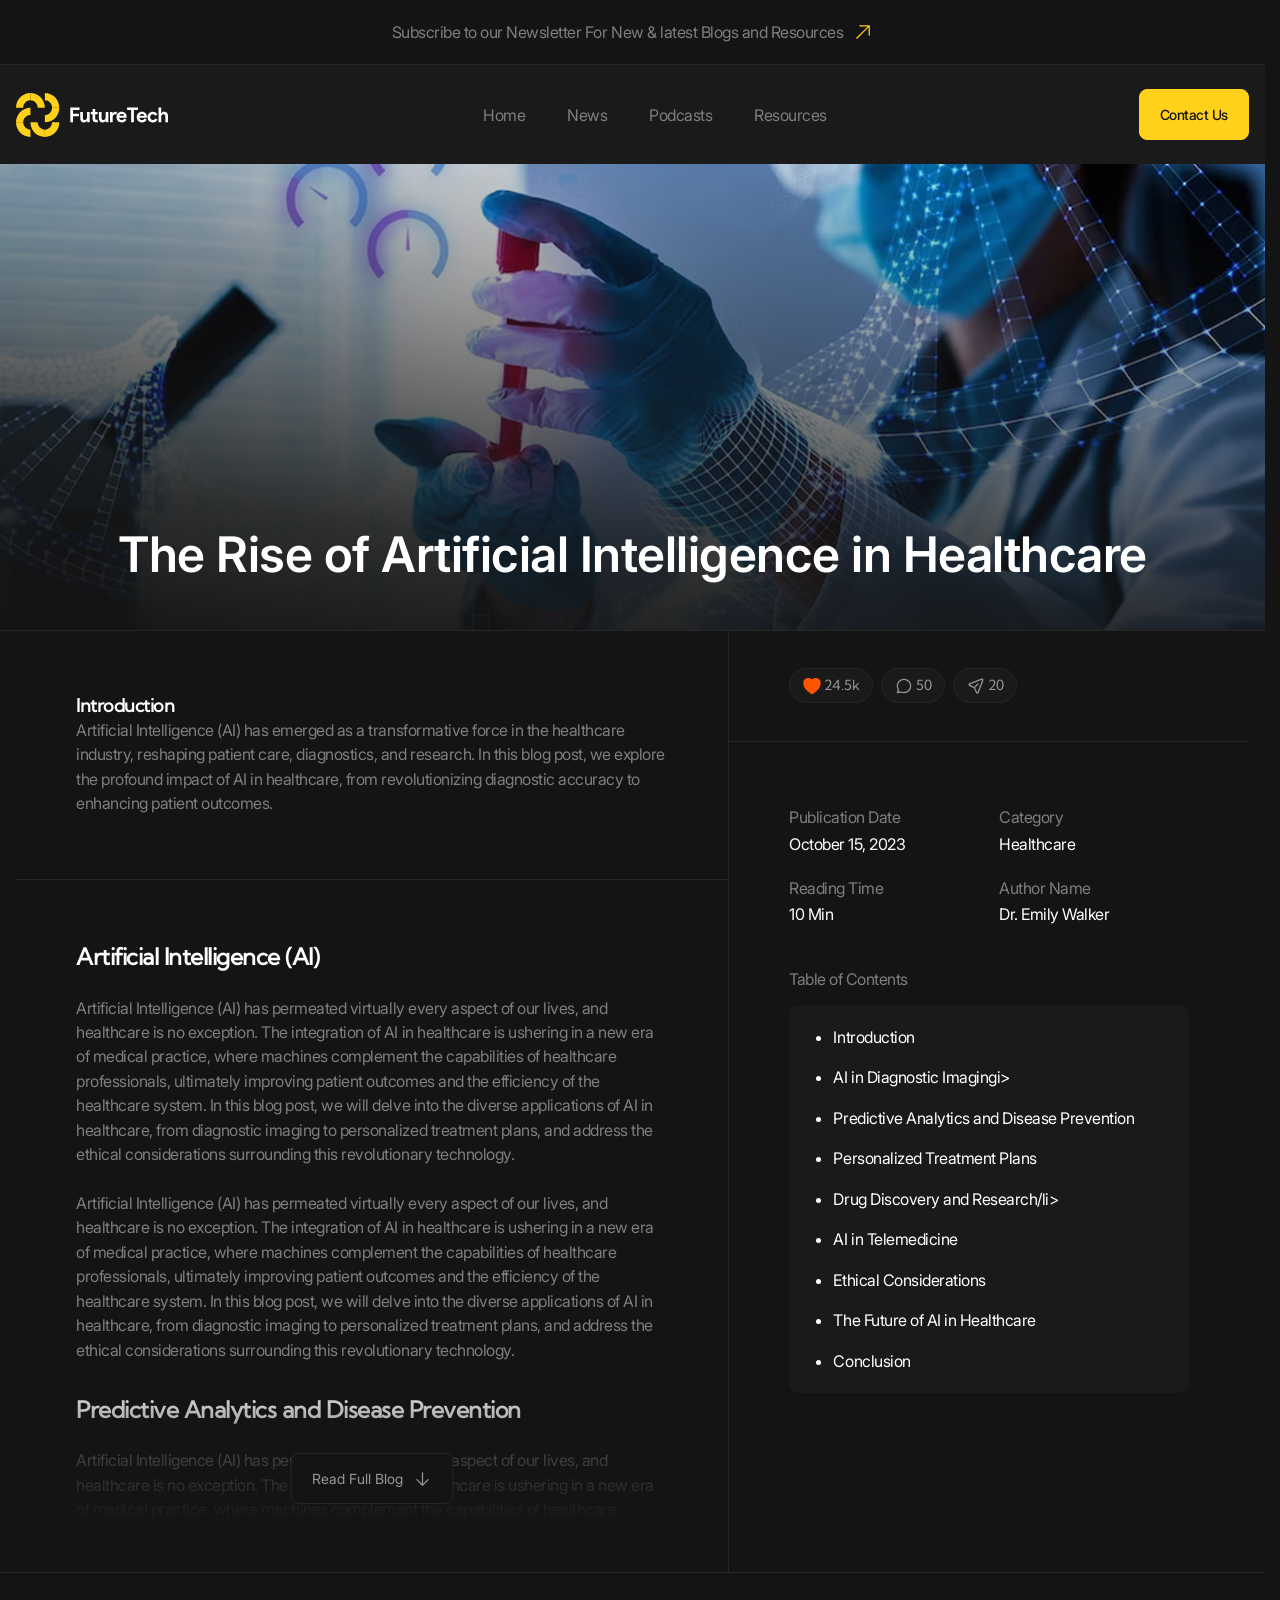
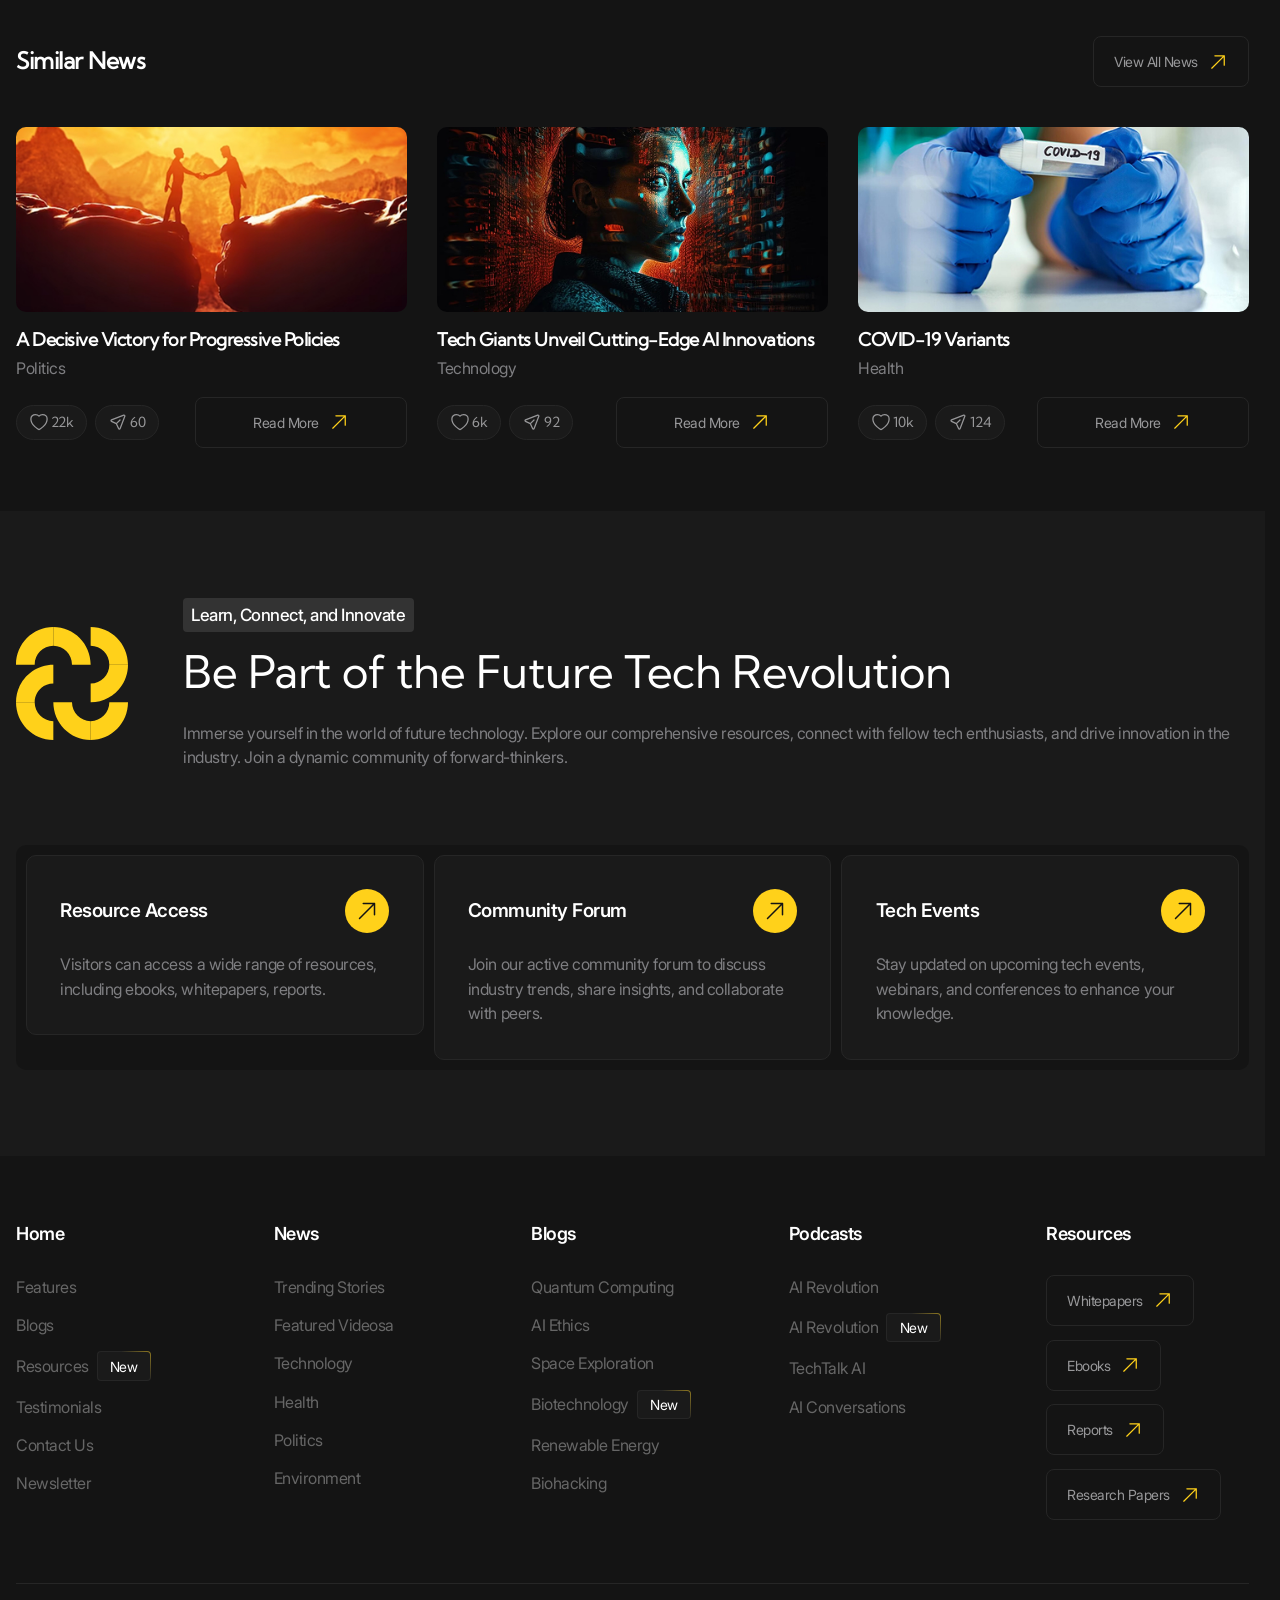
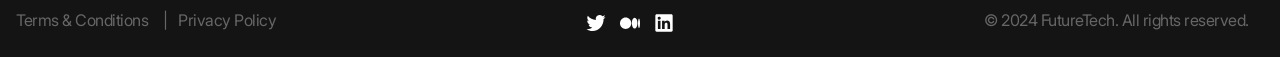
<file: blog.html>
<!DOCTYPE html>
<html lang="en">

<head>
    <meta charset="UTF-8">
    <meta name="viewport" content="width=device-width, initial-scale=1.0">
    <link rel="stylesheet" href="./css/main.css">
    <title>Future Tech | Blog</title>

</head>

<body>
    <header class="header" data-js-header>
        <div class="header__promo">
            <div class="header__promo-inner container">
                <a href="/" class="header__promo-link"><span class="icon icon--yellow-arrow">Subscribe to our Newsletter For New & latest Blogs and Resources</span></a>
            </div>
        </div>
        <div class="header__body">
            <div class="header__body-inner container">
                <a href="/"
                    class="header__logo logo"
                    aria-label="Home"
                    title="Home">
                    <img
                        class="logo__image"
                        src="./images/logo.svg"
                        alt=""
                        width="179" height="50" />
                </a>
                <div class="header__overlay" data-js-header-overlay>
                    <nav class="header__menu">
                        <ul class="header__menu-list">
                            <li class="header__menu-item">
                                <a href="./index.html" class="header__menu-link ">Home</a>
                            </li>
                            <li class="header__menu-item">
                                <a href="./news.html" class="header__menu-link ">News</a>
                            </li>
                            <li class="header__menu-item">
                                <a href="./podcasts.html" class="header__menu-link">Podcasts</a>
                            </li>
                            <li class="header__menu-item">
                                <a href="./resources.html" class="header__menu-link">Resources</a>
                            </li>
                        </ul>
                    </nav>
                    <a href="./contacts.html" class="header__contact-us-link button button--accent">Contact Us</a>
                </div>
                <button
                    class="header__burger-button burger-button visible-mobile" type="button"
                    aria-label="Open menu"
                    title="Open menu"
                    data-js-header-burger-button>
                    <span class="burger-button__line"></span>
                    <span class="burger-button__line"></span>
                    <span class="burger-button__line"></span>
                </button>
            </div>
        </div>
    </header>
    <main>
        <section class="blog-details" aria-labelledby="blog-details-title">
            <header class="blog-details__banner"
                style="--bgImg: url('../images/blog-details/banner.jpg')">
                <div class="blog-details__banner-inner container">
                    <h1 class="blog-details__title" id="blog-details-title">The Rise of Artificial Intelligence in Healthcare</h1>
                </div>
            </header>
            <div class="blog-details__body">
                <div class="blog-details__body-inner container">
                    <div class="blog-details__content">
                        <!-- full-vw-line full-vw-line--bottom full-vw-line--right --- создает линию по горизонтали -->
                        <div class="blog-details__intro full-vw-line full-vw-line--bottom full-vw-line--left">
                            <h2 class="h6">Introduction</h2>
                            <p>Artificial Intelligence (AI) has emerged as a transformative force in the healthcare industry, reshaping patient care, diagnostics, and research. In this blog post, we explore the profound impact of AI in healthcare, from revolutionizing diagnostic accuracy to enhancing patient outcomes.</p>
                        </div>
                        <div class="blog-details__main expandable-content" data-js-expandable-content>
                            <h2 class="h4">Artificial Intelligence (AI)</h2>
                            <p>Artificial Intelligence (AI) has permeated virtually every aspect of our lives, and healthcare is no exception. The integration of AI in healthcare is ushering in a new era of medical practice, where machines complement the capabilities of healthcare professionals, ultimately improving patient outcomes and the efficiency of the healthcare system. In this blog post, we will delve into the diverse applications of AI in healthcare, from diagnostic imaging to personalized treatment plans, and address the ethical considerations surrounding this revolutionary technology.</p>
                            <p>Artificial Intelligence (AI) has permeated virtually every aspect of our lives, and healthcare is no exception. The integration of AI in healthcare is ushering in a new era of medical practice, where machines complement the capabilities of healthcare professionals, ultimately improving patient outcomes and the efficiency of the healthcare system. In this blog post, we will delve into the diverse applications of AI in healthcare, from diagnostic imaging to personalized treatment plans, and address the ethical considerations surrounding this revolutionary technology.</p>
                            <h2 class="h4">Predictive Analytics and Disease Prevention</h2>
                            <p>Artificial Intelligence (AI) has permeated virtually every aspect of our lives, and healthcare is no exception. The integration of AI in healthcare is ushering in a new era of medical practice, where machines complement the capabilities of healthcare professionals, ultimately improving patient outcomes and the efficiency of the healthcare system. In this blog post, we will delve into the diverse applications of AI in healthcare, from diagnostic imaging to personalized treatment plans, and address the ethical considerations surrounding this revolutionary technology.</p>
                            <p>Artificial Intelligence (AI) has permeated virtually every aspect of our lives, and healthcare is no exception. The integration of AI in healthcare is ushering in a new era of medical practice, where machines complement the capabilities of healthcare professionals, ultimately improving patient outcomes and the efficiency of the healthcare system. In this blog post, we will delve into the diverse applications of AI in healthcare, from diagnostic imaging to personalized treatment plans, and address the ethical considerations surrounding this revolutionary technology.</p>
                            <p>Artificial Intelligence (AI) has permeated virtually every aspect of our lives, and healthcare is no exception. The integration of AI in healthcare is ushering in a new era of medical practice, where machines complement the capabilities of healthcare professionals, ultimately improving patient outcomes and the efficiency of the healthcare system. In this blog post, we will delve into the diverse applications of AI in healthcare, from diagnostic imaging to personalized treatment plans, and address the ethical considerations surrounding this revolutionary technology.</p>
                            <p>Artificial Intelligence (AI) has permeated virtually every aspect of our lives, and healthcare is no exception. The integration of AI in healthcare is ushering in a new era of medical practice, where machines complement the capabilities of healthcare professionals, ultimately improving patient outcomes and the efficiency of the healthcare system. In this blog post, we will delve into the diverse applications of AI in healthcare, from diagnostic imaging to personalized treatment plans, and address the ethical considerations surrounding this revolutionary technology.</p>
                            <p>Artificial Intelligence (AI) has permeated virtually every aspect of our lives, and healthcare is no exception. The integration of AI in healthcare is ushering in a new era of medical practice, where machines complement the capabilities of healthcare professionals, ultimately improving patient outcomes and the efficiency of the healthcare system. In this blog post, we will delve into the diverse applications of AI in healthcare, from diagnostic imaging to personalized treatment plans, and address the ethical considerations surrounding this revolutionary technology.</p>
                            <p>Artificial Intelligence (AI) has permeated virtually every aspect of our lives, and healthcare is no exception. The integration of AI in healthcare is ushering in a new era of medical practice, where machines complement the capabilities of healthcare professionals, ultimately improving patient outcomes and the efficiency of the healthcare system. In this blog post, we will delve into the diverse applications of AI in healthcare, from diagnostic imaging to personalized treatment plans, and address the ethical considerations surrounding this revolutionary technology.</p>
                            <button
                                class="blog-details__read-full-button button expandable-content__button"
                                type="button"
                                data-js-expandable-content-button><span class="icon icon--gray-arrow-down">Read Full Blog</span></button>
                        </div>
                    </div>
                    <div class="blog-details__info">
                        <!-- full-vw-line full-vw-line--bottom full-vw-line--right --- создает линию по горизонтали -->
                        <div class="blog-details__actions blog-actions full-vw-line full-vw-line--bottom full-vw-line--right">
                            <ul class="blog-actions__list">
                                <li class="blog-actions__item">
                                    <button class="blog-actions__button is-active"
                                        type="button"
                                        aria-label="Dislike"
                                        title="Dislike">
                                        <span class="blog-actions__icon-wrapper"><svg width="24" height="24" viewBox="0 0 24 24" fill="none" xmlns="http://www.w3.org/2000/svg">
                                                <path d="M11.645 20.9107L11.6384 20.9071L11.6158 20.8949C11.5965 20.8844 11.5689 20.8693 11.5336 20.8496C11.4629 20.8101 11.3612 20.7524 11.233 20.6769C10.9765 20.5261 10.6132 20.3039 10.1785 20.015C9.31074 19.4381 8.15122 18.5901 6.9886 17.5063C4.68781 15.3615 2.25 12.1751 2.25 8.25C2.25 5.32194 4.7136 3 7.6875 3C9.43638 3 11.0023 3.79909 12 5.0516C12.9977 3.79909 14.5636 3 16.3125 3C19.2864 3 21.75 5.32194 21.75 8.25C21.75 12.1751 19.3122 15.3615 17.0114 17.5063C15.8488 18.5901 14.6893 19.4381 13.8215 20.015C13.3868 20.3039 13.0235 20.5261 12.767 20.6769C12.6388 20.7524 12.5371 20.8101 12.4664 20.8496C12.4311 20.8693 12.4035 20.8844 12.3842 20.8949L12.3616 20.9071L12.355 20.9107L12.3523 20.9121C12.1323 21.0289 11.8677 21.0289 11.6477 20.9121L11.645 20.9107Z" stroke="#666666" stroke-width="1.5" stroke-linejoin="round" />
                                            </svg></span>
                                        <span>24.5k</span>
                                    </button>
                                </li>
                                <li class="blog-actions__item">
                                    <button class="blog-actions__button "
                                        type="button"
                                        aria-label="Discuss"
                                        title="Discuss">
                                        <span class="blog-actions__icon-wrapper"><svg width="24" height="24" viewBox="0 0 24 24" fill="none" xmlns="http://www.w3.org/2000/svg">
                                                <path d="M8.48581 19.1888C9.54657 19.7083 10.7392 20 12 20C16.4183 20 20 16.4183 20 12C20 7.58172 16.4183 4 12 4C7.58172 4 4 7.58172 4 12C4 13.6401 4.49356 15.165 5.34026 16.4341M8.49231 19.1877L8.48581 19.1888L4 20L5.34026 16.4341M5.34026 16.4341L5.34154 16.4308" stroke="#666666" stroke-width="1.5" stroke-linecap="round" stroke-linejoin="round" />
                                            </svg></span>
                                        <span>50</span>
                                    </button>
                                </li>
                                <li class="blog-actions__item">
                                    <button class="blog-actions__button"
                                        type="button"
                                        aria-label="Share"
                                        title="Share">
                                        <span class="blog-actions__icon-wrapper"><svg width="24" height="24" viewBox="0 0 24 24" fill="none" xmlns="http://www.w3.org/2000/svg">
                                                <path d="M10.0384 13.9616L4.1719 11.2951C3.36454 10.9281 3.39898 9.7697 4.22673 9.45134L18.8999 3.80781C19.7087 3.49675 20.5033 4.29139 20.1922 5.10013L14.5487 19.7733C14.2303 20.6011 13.072 20.6355 12.705 19.8281L10.0384 13.9616ZM10.0384 13.9616L14.4231 9.57704" stroke="#666666" stroke-width="1.5" stroke-linecap="round" stroke-linejoin="round" />
                                            </svg></span>
                                        <span>20</span>
                                    </button>
                                </li>
                            </ul>
                        </div>
                        <div class="blog-details__summary summary summary--2-cols">
                            <dl class="summary__list">
                                <div class="summary__item">
                                    <dt class="summary__key">Publication Date</dt>
                                    <dd class="summary__value"><time datetime="2023-15-10"> October 15, 2023</time></dd>
                                </div>
                                <div class="summary__item">
                                    <dt class="summary__key">Category</dt>
                                    <dd class="summary__value">Healthcare</dd>
                                </div>
                                <div class="summary__item">
                                    <dt class="summary__key">Reading Time</dt>
                                    <dd class="summary__value">10 Min</dd>
                                </div>
                                <div class="summary__item">
                                    <dt class="summary__key">Author Name</dt>
                                    <dd class="summary__value">Dr. Emily Walker</dd>
                                </div>
                                <div class="summary__item summary__item--wide">
                                    <dt class="summary__key">Table of Contents</dt>
                                    <dd class="summary__value">
                                        <div class="table-of-contents">
                                            <ul class="table-of-contents__list">
                                                <li class="table-of-contents__item">Introduction</li>
                                                <li class="table-of-contents__item">AI in Diagnostic Imagingi>
                                                <li class="table-of-contents__item">Predictive Analytics and Disease Prevention</li>
                                                <li class="table-of-contents__item">Personalized Treatment Plans</li>
                                                <li class="table-of-contents__item">Drug Discovery and Research/li>
                                                <li class="table-of-contents__item">AI in Telemedicine</li>
                                                <li class="table-of-contents__item">Ethical Considerations</li>
                                                <li class="table-of-contents__item">The Future of AI in Healthcare</li>
                                                <li class="table-of-contents__item">Conclusion</li>
                                            </ul>
                                        </div>
                                    </dd>
                                </div>
                            </dl>
                        </div>
                    </div>
                </div>
            </div>
            <div class="blog-details__news news container">
                <header class="news__header">
                    <h2 class="news__title h4">Similar News</h2>
                    <a href="#" class="news__link button"><span class="icon icon--yellow-arrow">View All News</span></a>
                </header>
                <ul class="news__list">
                    <li class="news__item">
                        <article class="news-card ">
                            <img
                                class="news-card__image"
                                src="./images/news/2.jpg"
                                alt=""
                                width="512" height="222" />
                            <div class="news-card__body">
                                <h2 class="news-card__title h6">A Decisive Victory for Progressive Policies</h2>
                                <div class="news-card__description">
                                    <p>Politics</p>
                                </div>
                            </div>

                            <div class="news-card__controls">
                                <div class="news-card__actions blog-actions">
                                    <ul class="blog-actions__list">
                                        <li class="blog-actions__item">
                                            <button class="blog-actions__button "
                                                type="button"
                                                aria-label="Like"
                                                title="Like">
                                                <span class="blog-actions__icon-wrapper"><svg width="24" height="24" viewBox="0 0 24 24" fill="none" xmlns="http://www.w3.org/2000/svg">
                                                        <path d="M11.645 20.9107L11.6384 20.9071L11.6158 20.8949C11.5965 20.8844 11.5689 20.8693 11.5336 20.8496C11.4629 20.8101 11.3612 20.7524 11.233 20.6769C10.9765 20.5261 10.6132 20.3039 10.1785 20.015C9.31074 19.4381 8.15122 18.5901 6.9886 17.5063C4.68781 15.3615 2.25 12.1751 2.25 8.25C2.25 5.32194 4.7136 3 7.6875 3C9.43638 3 11.0023 3.79909 12 5.0516C12.9977 3.79909 14.5636 3 16.3125 3C19.2864 3 21.75 5.32194 21.75 8.25C21.75 12.1751 19.3122 15.3615 17.0114 17.5063C15.8488 18.5901 14.6893 19.4381 13.8215 20.015C13.3868 20.3039 13.0235 20.5261 12.767 20.6769C12.6388 20.7524 12.5371 20.8101 12.4664 20.8496C12.4311 20.8693 12.4035 20.8844 12.3842 20.8949L12.3616 20.9071L12.355 20.9107L12.3523 20.9121C12.1323 21.0289 11.8677 21.0289 11.6477 20.9121L11.645 20.9107Z" stroke="#666666" stroke-width="1.5" stroke-linejoin="round" />
                                                    </svg></span>
                                                <span>22k</span>
                                            </button>
                                        </li>
                                        <li class="blog-actions__item">
                                            <button class="blog-actions__button"
                                                type="button"
                                                aria-label="Share"
                                                title="Share">
                                                <span class="blog-actions__icon-wrapper"><svg width="24" height="24" viewBox="0 0 24 24" fill="none" xmlns="http://www.w3.org/2000/svg">
                                                        <path d="M10.0384 13.9616L4.1719 11.2951C3.36454 10.9281 3.39898 9.7697 4.22673 9.45134L18.8999 3.80781C19.7087 3.49675 20.5033 4.29139 20.1922 5.10013L14.5487 19.7733C14.2303 20.6011 13.072 20.6355 12.705 19.8281L10.0384 13.9616ZM10.0384 13.9616L14.4231 9.57704" stroke="#666666" stroke-width="1.5" stroke-linecap="round" stroke-linejoin="round" />
                                                    </svg></span>
                                                <span>60</span>
                                            </button>
                                        </li>
                                    </ul>
                                </div>
                                <a href="#" class="news-card__link button"><span class="icon icon--yellow-arrow">Read More</span></a>
                            </div>
                        </article>
                    </li>
                    <li class="news__item">
                        <article class="news-card ">
                            <img
                                class="news-card__image"
                                src="./images/news/3.jpg"
                                alt=""
                                width="512" height="222" />
                            <div class="news-card__body">
                                <h2 class="news-card__title h6">Tech Giants Unveil Cutting-Edge AI Innovations</h2>
                                <div class="news-card__description">
                                    <p>Technology</p>
                                </div>
                            </div>

                            <div class="news-card__controls">
                                <div class="news-card__actions blog-actions">
                                    <ul class="blog-actions__list">
                                        <li class="blog-actions__item">
                                            <button class="blog-actions__button "
                                                type="button"
                                                aria-label="Like"
                                                title="Like">
                                                <span class="blog-actions__icon-wrapper"><svg width="24" height="24" viewBox="0 0 24 24" fill="none" xmlns="http://www.w3.org/2000/svg">
                                                        <path d="M11.645 20.9107L11.6384 20.9071L11.6158 20.8949C11.5965 20.8844 11.5689 20.8693 11.5336 20.8496C11.4629 20.8101 11.3612 20.7524 11.233 20.6769C10.9765 20.5261 10.6132 20.3039 10.1785 20.015C9.31074 19.4381 8.15122 18.5901 6.9886 17.5063C4.68781 15.3615 2.25 12.1751 2.25 8.25C2.25 5.32194 4.7136 3 7.6875 3C9.43638 3 11.0023 3.79909 12 5.0516C12.9977 3.79909 14.5636 3 16.3125 3C19.2864 3 21.75 5.32194 21.75 8.25C21.75 12.1751 19.3122 15.3615 17.0114 17.5063C15.8488 18.5901 14.6893 19.4381 13.8215 20.015C13.3868 20.3039 13.0235 20.5261 12.767 20.6769C12.6388 20.7524 12.5371 20.8101 12.4664 20.8496C12.4311 20.8693 12.4035 20.8844 12.3842 20.8949L12.3616 20.9071L12.355 20.9107L12.3523 20.9121C12.1323 21.0289 11.8677 21.0289 11.6477 20.9121L11.645 20.9107Z" stroke="#666666" stroke-width="1.5" stroke-linejoin="round" />
                                                    </svg></span>
                                                <span>6k</span>
                                            </button>
                                        </li>
                                        <li class="blog-actions__item">
                                            <button class="blog-actions__button"
                                                type="button"
                                                aria-label="Share"
                                                title="Share">
                                                <span class="blog-actions__icon-wrapper"><svg width="24" height="24" viewBox="0 0 24 24" fill="none" xmlns="http://www.w3.org/2000/svg">
                                                        <path d="M10.0384 13.9616L4.1719 11.2951C3.36454 10.9281 3.39898 9.7697 4.22673 9.45134L18.8999 3.80781C19.7087 3.49675 20.5033 4.29139 20.1922 5.10013L14.5487 19.7733C14.2303 20.6011 13.072 20.6355 12.705 19.8281L10.0384 13.9616ZM10.0384 13.9616L14.4231 9.57704" stroke="#666666" stroke-width="1.5" stroke-linecap="round" stroke-linejoin="round" />
                                                    </svg></span>
                                                <span>92</span>
                                            </button>
                                        </li>
                                    </ul>
                                </div>
                                <a href="#" class="news-card__link button"><span class="icon icon--yellow-arrow">Read More</span></a>
                            </div>
                        </article>
                    </li>
                    <li class="news__item">
                        <article class="news-card ">
                            <img
                                class="news-card__image"
                                src="./images/news/4.jpg"
                                alt=""
                                width="512" height="222" />
                            <div class="news-card__body">
                                <h2 class="news-card__title h6">COVID-19 Variants</h2>
                                <div class="news-card__description">
                                    <p>Health</p>
                                </div>
                            </div>
                            <div class="news-card__controls">
                                <div class="news-card__actions blog-actions">
                                    <ul class="blog-actions__list">
                                        <li class="blog-actions__item">
                                            <button class="blog-actions__button "
                                                type="button"
                                                aria-label="Like"
                                                title="Like">
                                                <span class="blog-actions__icon-wrapper"><svg width="24" height="24" viewBox="0 0 24 24" fill="none" xmlns="http://www.w3.org/2000/svg">
                                                        <path d="M11.645 20.9107L11.6384 20.9071L11.6158 20.8949C11.5965 20.8844 11.5689 20.8693 11.5336 20.8496C11.4629 20.8101 11.3612 20.7524 11.233 20.6769C10.9765 20.5261 10.6132 20.3039 10.1785 20.015C9.31074 19.4381 8.15122 18.5901 6.9886 17.5063C4.68781 15.3615 2.25 12.1751 2.25 8.25C2.25 5.32194 4.7136 3 7.6875 3C9.43638 3 11.0023 3.79909 12 5.0516C12.9977 3.79909 14.5636 3 16.3125 3C19.2864 3 21.75 5.32194 21.75 8.25C21.75 12.1751 19.3122 15.3615 17.0114 17.5063C15.8488 18.5901 14.6893 19.4381 13.8215 20.015C13.3868 20.3039 13.0235 20.5261 12.767 20.6769C12.6388 20.7524 12.5371 20.8101 12.4664 20.8496C12.4311 20.8693 12.4035 20.8844 12.3842 20.8949L12.3616 20.9071L12.355 20.9107L12.3523 20.9121C12.1323 21.0289 11.8677 21.0289 11.6477 20.9121L11.645 20.9107Z" stroke="#666666" stroke-width="1.5" stroke-linejoin="round" />
                                                    </svg></span>
                                                <span>10k</span>
                                            </button>
                                        </li>
                                        <li class="blog-actions__item">
                                            <button class="blog-actions__button"
                                                type="button"
                                                aria-label="Share"
                                                title="Share">
                                                <span class="blog-actions__icon-wrapper"><svg width="24" height="24" viewBox="0 0 24 24" fill="none" xmlns="http://www.w3.org/2000/svg">
                                                        <path d="M10.0384 13.9616L4.1719 11.2951C3.36454 10.9281 3.39898 9.7697 4.22673 9.45134L18.8999 3.80781C19.7087 3.49675 20.5033 4.29139 20.1922 5.10013L14.5487 19.7733C14.2303 20.6011 13.072 20.6355 12.705 19.8281L10.0384 13.9616ZM10.0384 13.9616L14.4231 9.57704" stroke="#666666" stroke-width="1.5" stroke-linecap="round" stroke-linejoin="round" />
                                                    </svg></span>
                                                <span>124</span>
                                            </button>
                                        </li>
                                    </ul>
                                </div>
                                <a href="#" class="news-card__link button"><span class="icon icon--yellow-arrow">Read More</span></a>
                            </div>
                        </article>
                    </li>
                </ul>
            </div>
        </section>
        <section class="about" aria-labelledby="about-title">
            <div class="about__inner container">
                <header class="about__header">
                    <img
                        class="about__icon"
                        src="./images/about/Logo.svg"
                        alt=""
                        width="150" height="150" />
                    <div class="about__info">
                        <p class="about__subtitle tag">Learn, Connect, and Innovate</p>
                        <h2 class="about__title" id="about-title">Be Part of the Future Tech Revolution</h2>
                    </div>

                    <div class="about__description">
                        <p>Immerse yourself in the world of future technology. Explore our comprehensive resources, connect with fellow tech enthusiasts, and drive innovation in the industry. Join a dynamic community of forward-thinkers.</p>
                    </div>
                </header>
                <ul class="about__list">
                    <li class="about__item">
                        <a href="#" class="about-card tile">
                            <h3 class="about-card__title circle-icon">Resource Access</h3>
                            <div class="about-card__description">
                                <p>Visitors can access a wide range of resources, including ebooks, whitepapers, reports.</p>
                            </div>
                        </a>
                    </li>
                    <li class="about__item">
                        <a href="#" class="about-card tile">
                            <h3 class="about-card__title circle-icon">Community Forum</h3>
                            <div class="about-card__description">
                                <p>Join our active community forum to discuss industry trends, share insights, and collaborate with peers.</p>
                            </div>
                        </a>
                    </li>
                    <li class="about__item">
                        <a href="#" class="about-card tile">
                            <h3 class="about-card__title circle-icon">Tech Events</h3>
                            <div class="about-card__description">
                                <p>Stay updated on upcoming tech events, webinars, and conferences to enhance your knowledge.</p>
                            </div>
                        </a>
                    </li>
                </ul>
            </div>
        </section>

    </main>

    <footer class="footer">
        <div class="footer__inner container">
            <div class="footer__body">
                <nav class="footer__menu">
                    <div class="footer__menu-column">
                        <a href="#" class="footer__menu-main-link h6">Home</a>
                        <ul class="footer__menu-list">
                            <li class="footer__menu-item">
                                <a href="#" class="footer__menu-link">Features</a>
                            </li>
                            <li class="footer__menu-item">
                                <a href="#" class="footer__menu-link">Blogs</a>
                            </li>
                            <li class="footer__menu-item">
                                <a href="#" class="footer__menu-link">Resources</a>
                                <span class="badge">New</span>
                            </li>
                            <li class="footer__menu-item">
                                <a href="#" class="footer__menu-link">Testimonials</a>
                            </li>
                            <li class="footer__menu-item">
                                <a href="#" class="footer__menu-link">Contact Us</a>
                            </li>
                            <li class="footer__menu-item">
                                <a href="#" class="footer__menu-link">Newsletter</a>
                            </li>
                        </ul>
                    </div>
                    <div class="footer__menu-column">
                        <a href="#" class="footer__menu-main-link h6">News</a>
                        <ul class="footer__menu-list">
                            <li class="footer__menu-item">
                                <a href="#" class="footer__menu-link">Trending Stories</a>
                            </li>
                            <li class="footer__menu-item">
                                <a href="#" class="footer__menu-link">Featured Videosa</a>
                            </li>
                            <li class="footer__menu-item">
                                <a href="#" class="footer__menu-link">Technology</a>
                            </li>
                            <li class="footer__menu-item">
                                <a href="#" class="footer__menu-link">Health</a>
                            </li>
                            <li class="footer__menu-item">
                                <a href="#" class="footer__menu-link">Politics</a>
                            </li>
                            <li class="footer__menu-item">
                                <a href="#" class="footer__menu-link">Environment</a>
                            </li>
                        </ul>
                    </div>
                    <div class="footer__menu-column">
                        <a href="#" class="footer__menu-main-link h6">Blogs</a>
                        <ul class="footer__menu-list">
                            <li class="footer__menu-item">
                                <a href="#" class="footer__menu-link">Quantum Computing</a>
                            </li>
                            <li class="footer__menu-item">
                                <a href="#" class="footer__menu-link">AI Ethics</a>
                            </li>
                            <li class="footer__menu-item">
                                <a href="#" class="footer__menu-link">Space Exploration</a>
                            </li>
                            <li class="footer__menu-item">
                                <a href="#" class="footer__menu-link">Biotechnology</a>
                                <span class="badge">New</span>
                            </li>
                            <li class="footer__menu-item">
                                <a href="#" class="footer__menu-link">Renewable Energy</a>
                            </li>
                            <li class="footer__menu-item">
                                <a href="#" class="footer__menu-link">Biohacking</a>
                            </li>
                        </ul>
                    </div>
                    <div class="footer__menu-column">
                        <a href="#" class="footer__menu-main-link h6">Podcasts</a>
                        <ul class="footer__menu-list">
                            <li class="footer__menu-item">
                                <a href="#" class="footer__menu-link">AI Revolution</a>
                            </li>
                            <li class="footer__menu-item">
                                <a href="#" class="footer__menu-link">AI Revolution</a>
                                <span class="badge">New</span>
                            </li>
                            <li class="footer__menu-item">
                                <a href="#" class="footer__menu-link">TechTalk AI</a>
                            </li>
                            <li class="footer__menu-item">
                                <a href="#" class="footer__menu-link">AI Conversations</a>
                            </li>

                        </ul>
                    </div>
                    <div class="footer__menu-column">
                        <a href="#" class="footer__menu-main-link h6">Resources</a>
                        <ul class="footer__menu-list">
                            <li class="footer__menu-item">
                                <a href="#" class="footer__menu-link button"><span class="icon icon--yellow-arrow">Whitepapers</span></a>
                            </li>
                            <li class="footer__menu-item">
                                <a href="#" class="footer__menu-link button"><span class="icon icon--yellow-arrow"> Ebooks</span></a>
                            </li>
                            <li class="footer__menu-item">
                                <a href="#" class="footer__menu-link button"><span class="icon icon--yellow-arrow">Reports</span></a>
                            </li>
                            <li class="footer__menu-item">
                                <a href="#" class="footer__menu-link button"><span class="icon icon--yellow-arrow">Research Papers</span></a>
                            </li>

                        </ul>
                    </div>
                </nav>
            </div>
            <div class="div footer__extra">
                <div class="footer__extra-menu">
                    <ul class="footer__extra-menu-list">
                        <li class="footer__extra-menu-item">
                            <a href="#" class="footer__extra-menu-link">Terms & Conditions</a>
                        </li>
                        <li class="footer__extra-menu-item">
                            <a href="#" class="footer__extra-menu-link">Privacy Policy</a>
                        </li>
                    </ul>
                </div>
                <div class="footer__soc1als soc1als">
                    <ul class="soc1als__list">
                        <li class="soc1als__item">
                            <a href="#"
                                class="soc1als__link"
                                target="_blank"
                                aria-label="Twitter"
                                title="Twitter">
                                <svg width="24" height="24" viewBox="0 0 24 24" fill="none" xmlns="http://www.w3.org/2000/svg">
                                    <path d="M21.0571 7.18114C21.0664 7.39235 21.0664 7.59395 21.0664 7.80515C21.0756 14.2084 16.3712 21.6004 7.76793 21.6004C5.23048 21.6004 2.73933 20.842 0.600098 19.4212C0.970528 19.4692 1.34096 19.4884 1.71139 19.4884C3.81358 19.4884 5.86021 18.7588 7.51789 17.4052C5.51756 17.3668 3.75802 16.0132 3.14681 14.0356C3.85063 14.1796 4.57296 14.1508 5.25826 13.9492C3.08198 13.5076 1.51691 11.5204 1.50765 9.20675C1.50765 9.18755 1.50765 9.16835 1.50765 9.14915C2.15591 9.52355 2.88751 9.73475 3.62837 9.75395C1.58174 8.33315 0.942746 5.50114 2.18369 3.28353C4.5637 6.31714 8.06427 8.15075 11.8241 8.35235C11.4445 6.67234 11.9631 4.90594 13.1762 3.71553C15.0561 1.88193 18.0196 1.97793 19.7977 3.92673C20.8441 3.71553 21.8535 3.31233 22.7704 2.74593C22.4185 3.86913 21.6869 4.81954 20.7145 5.42434C21.6406 5.30914 22.5481 5.04994 23.4001 4.66594C22.7704 5.64514 21.9739 6.48994 21.0571 7.18114Z" fill="white" />
                                </svg>
                            </a>
                        </li>
                        <li class="soc1als__item">
                            <a href="#"
                                class="soc1als__link"
                                target="_blank"
                                aria-label="Medium"
                                title="Medium">
                                <svg width="24" height="24" viewBox="0 0 24 24" fill="none" xmlns="http://www.w3.org/2000/svg">
                                    <path d="M13.5374 12.2281C13.5374 15.9988 10.5069 19.0556 6.76883 19.0556C3.03073 19.0556 0 15.9981 0 12.2281C0 8.45806 3.0305 5.40039 6.76883 5.40039C10.5072 5.40039 13.5374 8.45737 13.5374 12.2281Z" fill="white" />
                                    <path d="M20.9627 12.2285C20.9627 15.7778 19.4474 18.6563 17.5783 18.6563C15.7091 18.6563 14.1938 15.7778 14.1938 12.2285C14.1938 8.67922 15.7089 5.80078 17.578 5.80078C19.4472 5.80078 20.9625 8.67829 20.9625 12.2285" fill="white" />
                                    <path d="M24 12.228C24 15.4073 23.4672 17.9862 22.8097 17.9862C22.1522 17.9862 21.6196 15.408 21.6196 12.228C21.6196 9.04797 22.1525 6.46973 22.8097 6.46973C23.467 6.46973 24 9.04774 24 12.228Z" fill="white" />
                                </svg>
                            </a>
                        </li>
                        <li class="soc1als__item">
                            <a href="#"
                                class="soc1als__link"
                                target="_blank"
                                aria-label="LinkedIn"
                                title="LinkedIn">
                                <svg width="24" height="24" viewBox="0 0 24 24" fill="none" xmlns="http://www.w3.org/2000/svg">
                                    <path d="M20.8647 1.59961H3.13554C2.72832 1.59961 2.33777 1.76138 2.04982 2.04933C1.76187 2.33728 1.6001 2.72783 1.6001 3.13505V20.8642C1.6001 21.2714 1.76187 21.6619 2.04982 21.9499C2.33777 22.2378 2.72832 22.3996 3.13554 22.3996H20.8647C21.2719 22.3996 21.6624 22.2378 21.9504 21.9499C22.2383 21.6619 22.4001 21.2714 22.4001 20.8642V3.13505C22.4001 2.72783 22.2383 2.33728 21.9504 2.04933C21.6624 1.76138 21.2719 1.59961 20.8647 1.59961ZM7.79965 19.3186H4.67243V9.38516H7.79965V19.3186ZM6.23388 8.00861C5.87915 8.00661 5.53296 7.89958 5.239 7.70102C4.94504 7.50246 4.71649 7.22127 4.58219 6.89294C4.44789 6.56461 4.41386 6.20386 4.48439 5.8562C4.55492 5.50855 4.72686 5.18958 4.9785 4.93955C5.23014 4.68952 5.5502 4.51964 5.8983 4.45134C6.2464 4.38304 6.60693 4.41939 6.93439 4.5558C7.26185 4.6922 7.54156 4.92255 7.73823 5.21778C7.9349 5.51301 8.03971 5.85988 8.03943 6.21461C8.04278 6.45211 7.99827 6.68784 7.90857 6.90777C7.81887 7.1277 7.68582 7.32732 7.51733 7.49473C7.34884 7.66215 7.14837 7.79392 6.92787 7.88221C6.70736 7.97049 6.47134 8.01348 6.23388 8.00861ZM19.3263 19.3273H16.2005V13.9005C16.2005 12.3001 15.5202 11.8061 14.642 11.8061C13.7147 11.8061 12.8047 12.5052 12.8047 13.9409V19.3273H9.67743V9.39239H12.6848V10.7689H12.7252C13.0271 10.1579 14.0844 9.11361 15.6979 9.11361C17.4428 9.11361 19.3278 10.1493 19.3278 13.1826L19.3263 19.3273Z" fill="white" />
                                </svg>
                            </a>
                        </li>
                    </ul>
                </div>
                <p class="footer__copyright">© <time datetime="2024">2024</time> FutureTech. All rights reserved.</p>
            </div>
        </div>

    </footer>

    <script src="./scripts/main.js" type="module" defer></script>
</body>


</html>
</file>
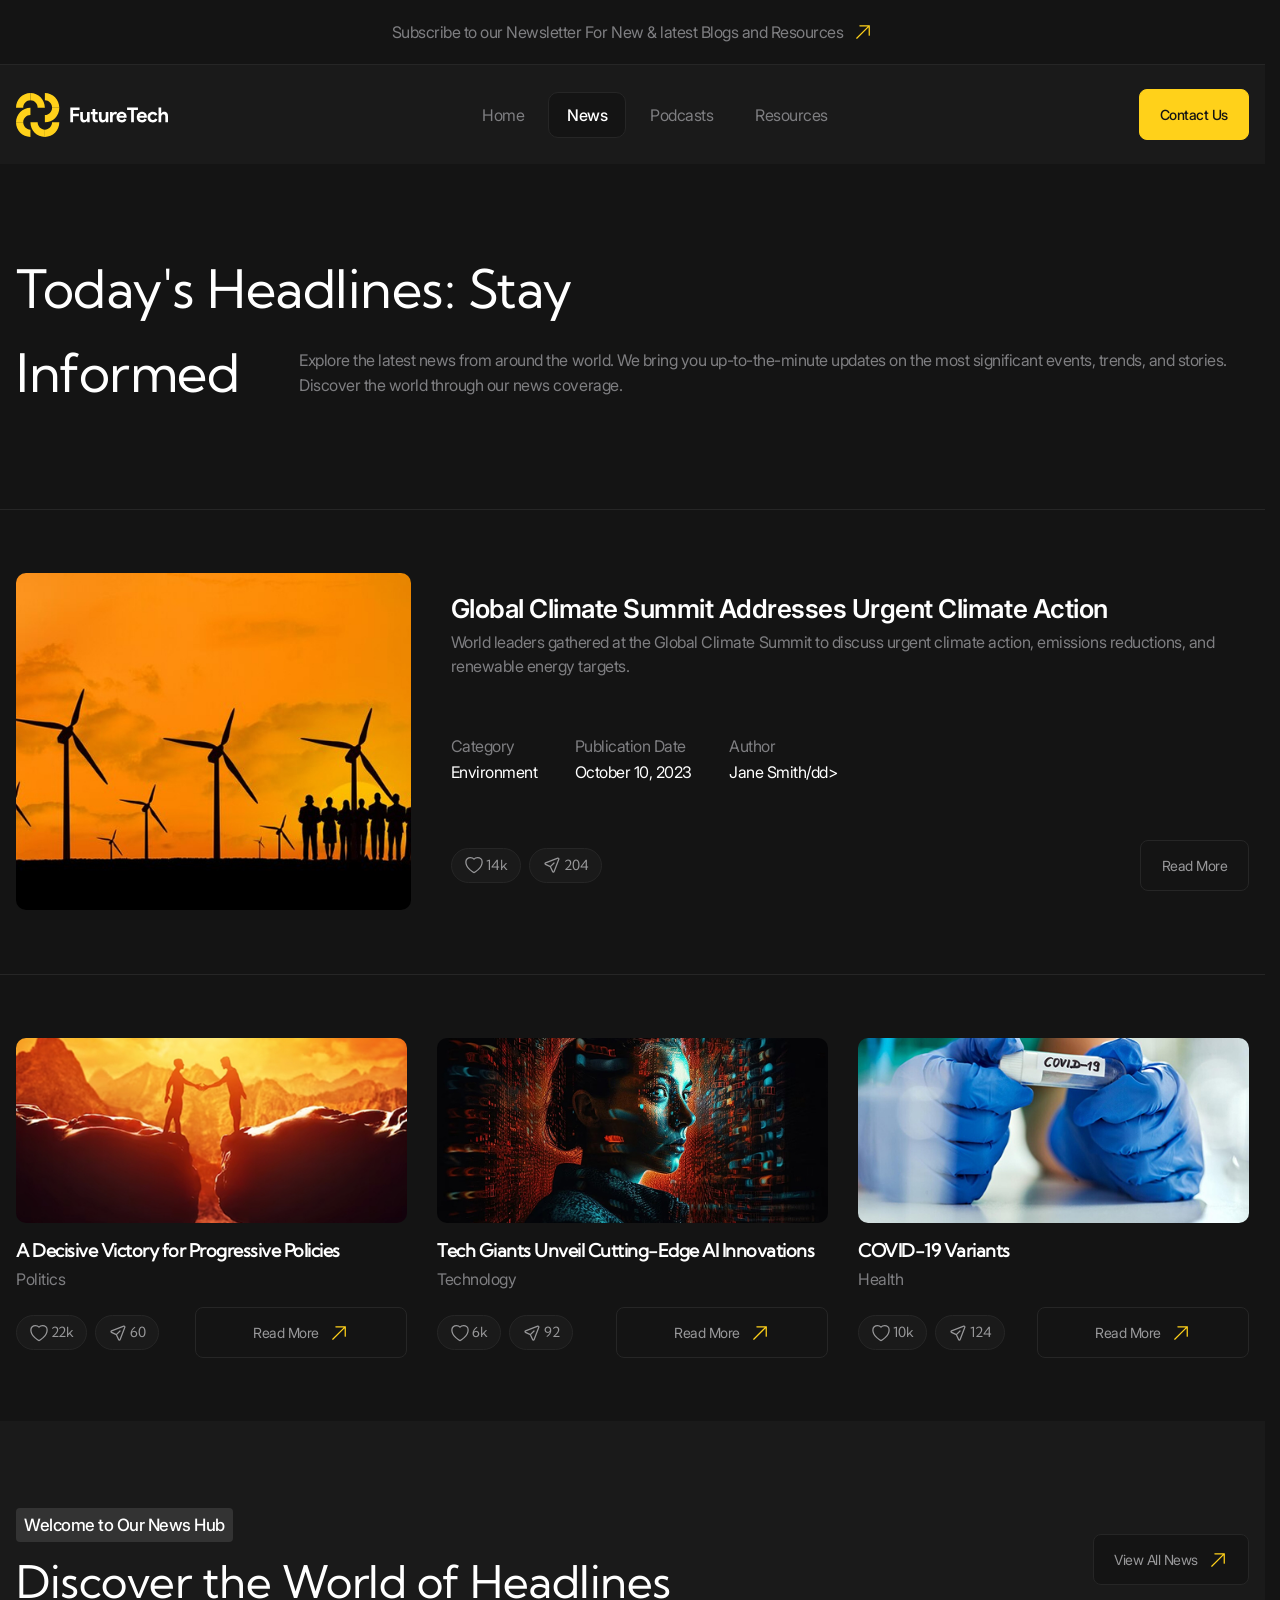
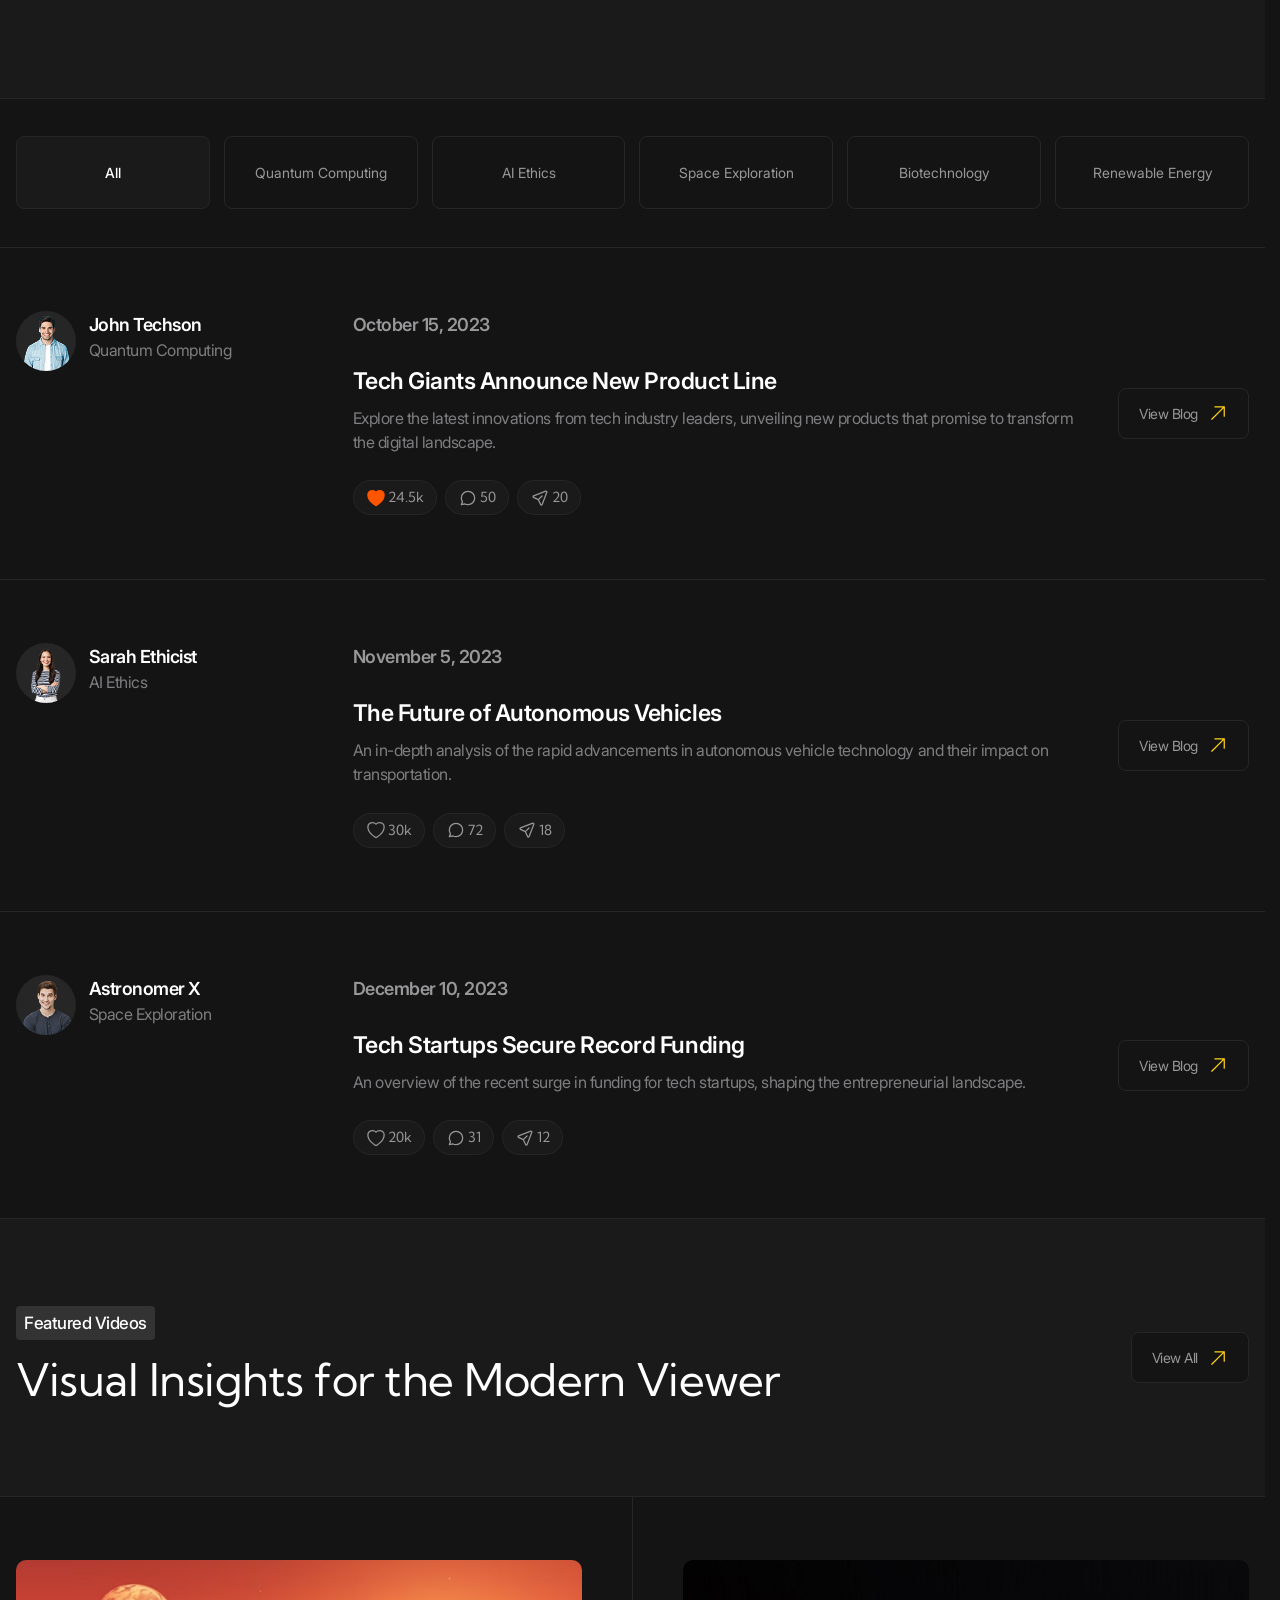
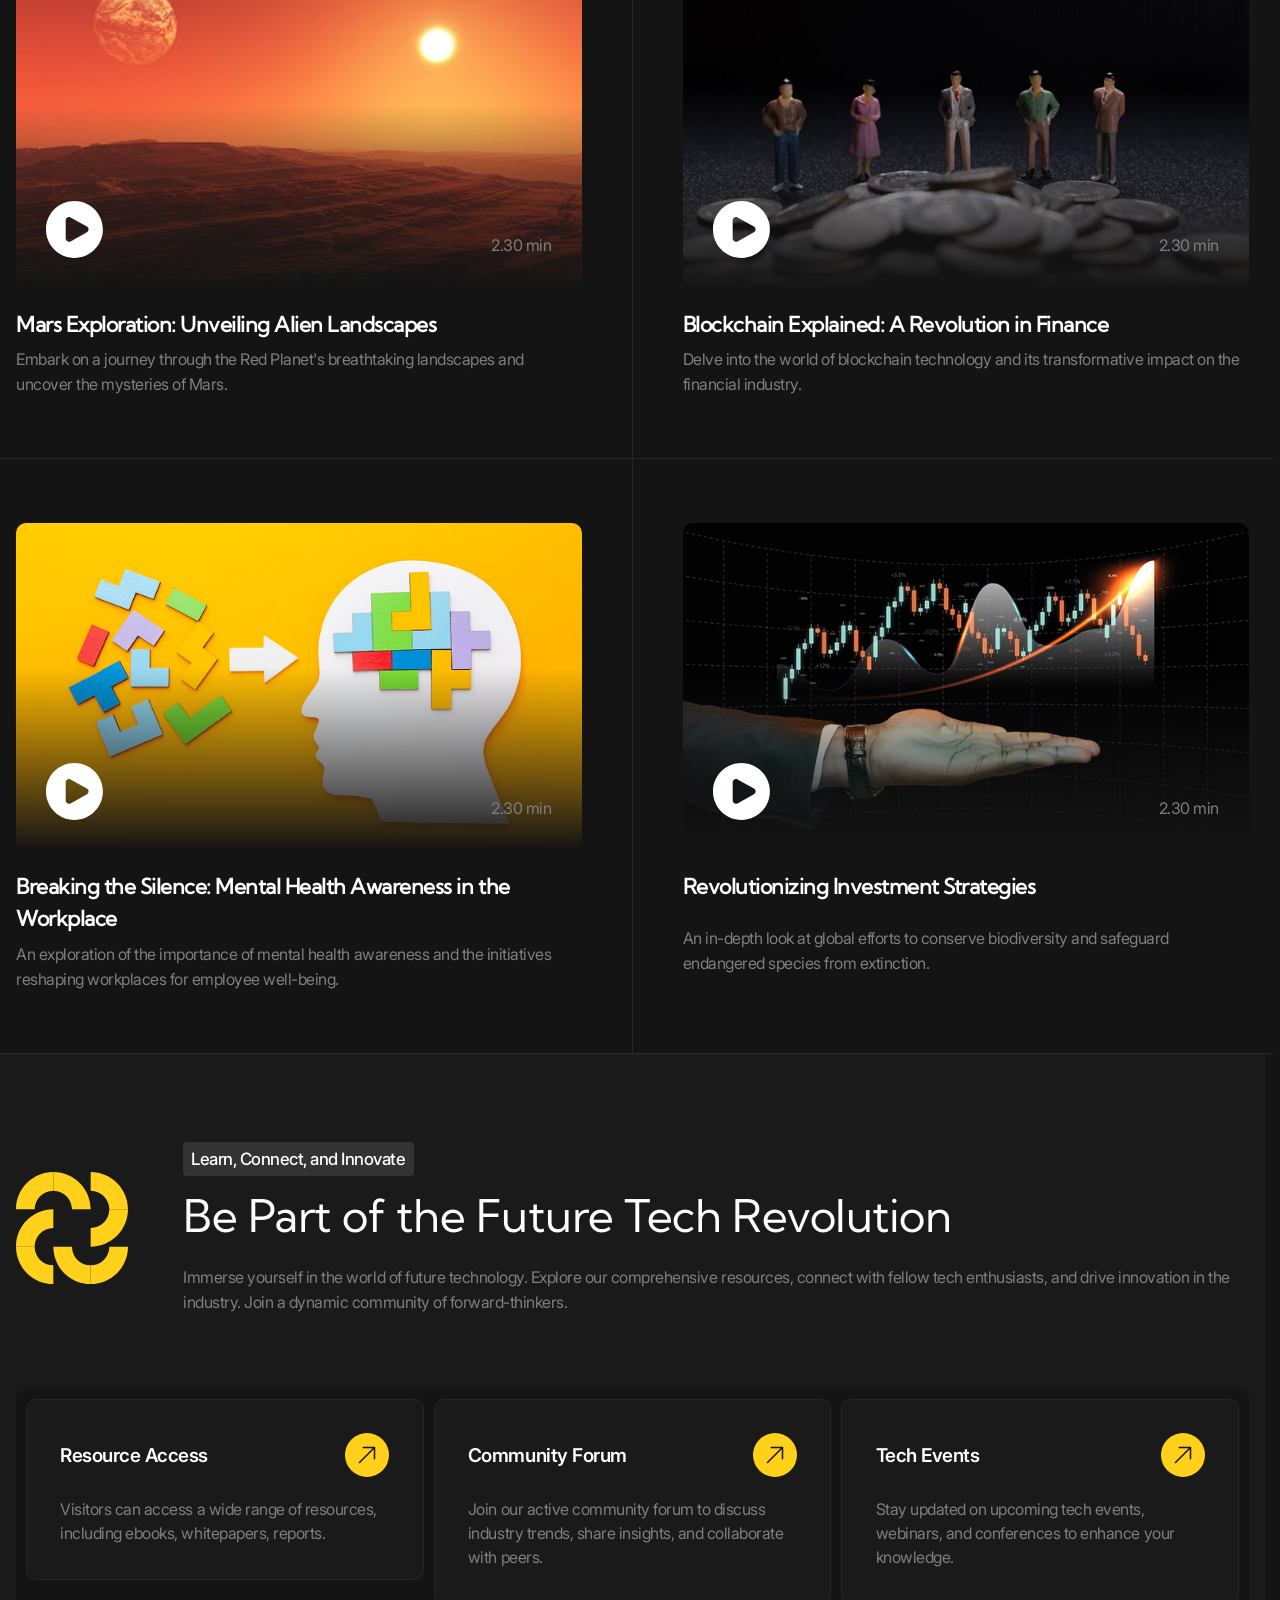
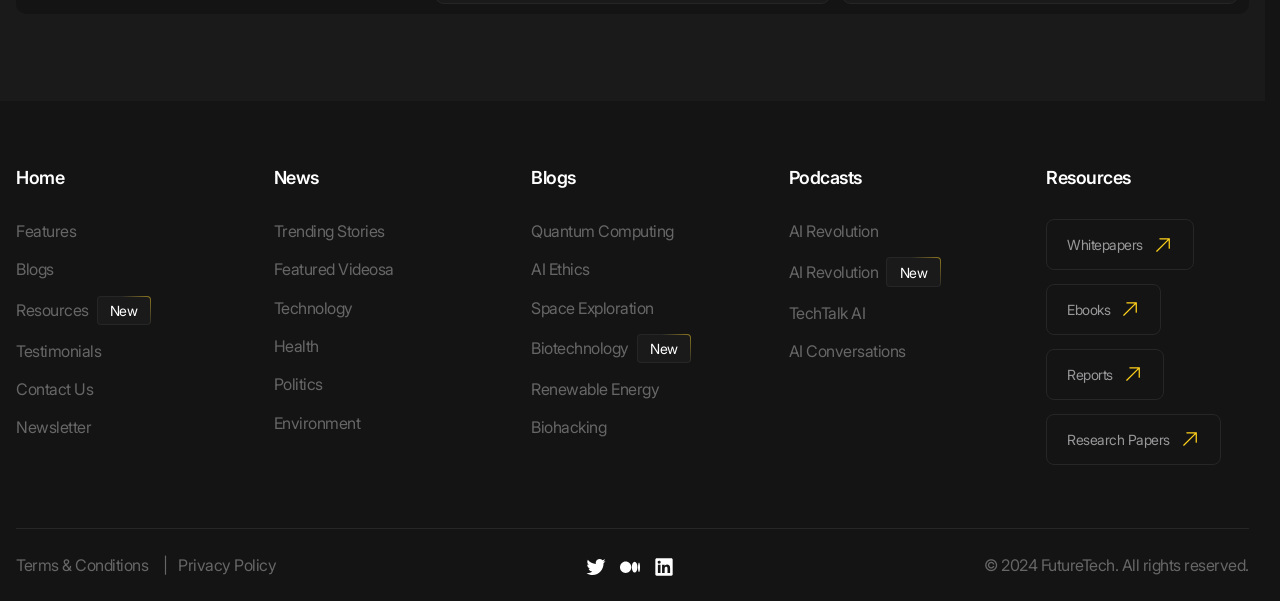
<file: news.html>
<!DOCTYPE html>
<html lang="en">

<head>
    <meta charset="UTF-8">
    <meta name="viewport" content="width=device-width, initial-scale=1.0">
    <link rel="stylesheet" href="./css/main.css">
    <title>Future Tech | News</title>

</head>

<body>
    <header class="header" data-js-header>
        <div class="header__promo">
            <div class="header__promo-inner container">
                <a href="/" class="header__promo-link"><span class="icon icon--yellow-arrow">Subscribe to our Newsletter For New & latest Blogs and Resources</span></a>
            </div>
        </div>
        <div class="header__body">
            <div class="header__body-inner container">
                <a href="/"
                    class="header__logo logo"
                    aria-label="Home"
                    title="Home">
                    <img
                        class="logo__image"
                        src="./images/logo.svg"
                        alt=""
                        width="179" height="50" />

                </a>
                <div class="header__overlay" data-js-header-overlay>
                    <nav class="header__menu">
                        <ul class="header__menu-list">
                            <li class="header__menu-item">
                                <a href="./index.html" class="header__menu-link ">Home</a>
                            </li>
                            <li class="header__menu-item">
                                <a href="./news.html" class="header__menu-link is-active">News</a>
                            </li>
                            <li class="header__menu-item">
                                <a href="./podcasts.html" class="header__menu-link">Podcasts</a>
                            </li>
                            <li class="header__menu-item">
                                <a href="./resources.html" class="header__menu-link">Resources</a>
                            </li>
                        </ul>
                    </nav>
                    <a href="./contacts.html" class="header__contact-us-link button button--accent">Contact Us</a>
                </div>
                <button
                    class="header__burger-button burger-button visible-mobile" type="button"
                    aria-label="Open menu"
                    title="Open menu"
                    data-js-header-burger-button>
                    <span class="burger-button__line"></span>
                    <span class="burger-button__line"></span>
                    <span class="burger-button__line"></span>
                </button>
            </div>
        </div>
    </header>
    <main>
        <section class="hero-alt" aria-labelledby="news-title">
            <header class="hero-alt__header">
                <div class="hero-alt__header-inner container">
                    <h1 class="hero-alt__title" id="news-title">Today's Headlines: Stay <span class="hero-alt__title-hidden-part">Informed</span> </h1>
                    <p class="hero-alt__subtitle h1 hidden-mobile" aria-hidden="true">Informed</p>
                    <p class="hero-alt__description">Explore the latest news from around the world. We bring you up-to-the-minute updates on the most significant events, trends, and stories. Discover the world through our news coverage.</p>
                </div>
            </header>
            <div class="hero-alt__body">
                <ul class="list">
                    <li class="list__item">
                        <article class="news-card container">
                            <img
                                class="news-card__image"
                                src="./images/news/1.jpg"
                                alt=""
                                width="515" height="427" />
                            <div class="news-card__body">
                                <h2 class="news-card__title">Global Climate Summit Addresses Urgent Climate Action</h2>
                                <div class="news-card__description">
                                    <p>World leaders gathered at the Global Climate Summit to discuss urgent climate action, emissions reductions, and renewable energy targets.</p>
                                </div>
                            </div>
                            <div class="news-card__summary summary">
                                <dl class="summary__list">
                                    <div class="summary__item">
                                        <dt class="summary__key">Category</dt>
                                        <dd class="summary__value">Environment</dd>
                                    </div>
                                    <div class="summary__item">
                                        <dt class="summary__key">Publication Date</dt>
                                        <dd class="summary__value"><time datetime="2023-10-10"> October 10, 2023</time></dd>
                                    </div>
                                    <div class="summary__item">
                                        <dt class="summary__key">Author</dt>
                                        <dd class="summary__value">Jane Smith/dd>
                                    </div>
                                </dl>
                            </div>
                            <div class="news-card__controls">
                                <div class="news-card__actions blog-actions">
                                    <ul class="blog-actions__list">
                                        <li class="blog-actions__item">
                                            <button class="blog-actions__button "
                                                type="button"
                                                aria-label="Like"
                                                title="Like">
                                                <span class="blog-actions__icon-wrapper"><svg width="24" height="24" viewBox="0 0 24 24" fill="none" xmlns="http://www.w3.org/2000/svg">
                                                        <path d="M11.645 20.9107L11.6384 20.9071L11.6158 20.8949C11.5965 20.8844 11.5689 20.8693 11.5336 20.8496C11.4629 20.8101 11.3612 20.7524 11.233 20.6769C10.9765 20.5261 10.6132 20.3039 10.1785 20.015C9.31074 19.4381 8.15122 18.5901 6.9886 17.5063C4.68781 15.3615 2.25 12.1751 2.25 8.25C2.25 5.32194 4.7136 3 7.6875 3C9.43638 3 11.0023 3.79909 12 5.0516C12.9977 3.79909 14.5636 3 16.3125 3C19.2864 3 21.75 5.32194 21.75 8.25C21.75 12.1751 19.3122 15.3615 17.0114 17.5063C15.8488 18.5901 14.6893 19.4381 13.8215 20.015C13.3868 20.3039 13.0235 20.5261 12.767 20.6769C12.6388 20.7524 12.5371 20.8101 12.4664 20.8496C12.4311 20.8693 12.4035 20.8844 12.3842 20.8949L12.3616 20.9071L12.355 20.9107L12.3523 20.9121C12.1323 21.0289 11.8677 21.0289 11.6477 20.9121L11.645 20.9107Z" stroke="#666666" stroke-width="1.5" stroke-linejoin="round" />
                                                    </svg></span>
                                                <span>14k</span>
                                            </button>
                                        </li>
                                        <li class="blog-actions__item">
                                            <button class="blog-actions__button"
                                                type="button"
                                                aria-label="Share"
                                                title="Share">
                                                <span class="blog-actions__icon-wrapper"><svg width="24" height="24" viewBox="0 0 24 24" fill="none" xmlns="http://www.w3.org/2000/svg">
                                                        <path d="M10.0384 13.9616L4.1719 11.2951C3.36454 10.9281 3.39898 9.7697 4.22673 9.45134L18.8999 3.80781C19.7087 3.49675 20.5033 4.29139 20.1922 5.10013L14.5487 19.7733C14.2303 20.6011 13.072 20.6355 12.705 19.8281L10.0384 13.9616ZM10.0384 13.9616L14.4231 9.57704" stroke="#666666" stroke-width="1.5" stroke-linecap="round" stroke-linejoin="round" />
                                                    </svg></span>
                                                <span>204</span>
                                            </button>
                                        </li>
                                    </ul>
                                </div>
                                <a href="#" class="news-card__link button news-card__link--min">Read More</a>
                            </div>
                        </article>
                    </li>
                    <li class="list__item">
                        <div class="news container">
                            <ul class="news__list">
                                <li class="news__item">
                                    <article class="news-card ">
                                        <img
                                            class="news-card__image"
                                            src="./images/news/2.jpg"
                                            alt=""
                                            width="512" height="222" />
                                        <div class="news-card__body">
                                            <h2 class="news-card__title h6">A Decisive Victory for Progressive Policies</h2>
                                            <div class="news-card__description">
                                                <p>Politics</p>
                                            </div>
                                        </div>

                                        <div class="news-card__controls">
                                            <div class="news-card__actions blog-actions">
                                                <ul class="blog-actions__list">
                                                    <li class="blog-actions__item">
                                                        <button class="blog-actions__button "
                                                            type="button"
                                                            aria-label="Like"
                                                            title="Like">
                                                            <span class="blog-actions__icon-wrapper"><svg width="24" height="24" viewBox="0 0 24 24" fill="none" xmlns="http://www.w3.org/2000/svg">
                                                                    <path d="M11.645 20.9107L11.6384 20.9071L11.6158 20.8949C11.5965 20.8844 11.5689 20.8693 11.5336 20.8496C11.4629 20.8101 11.3612 20.7524 11.233 20.6769C10.9765 20.5261 10.6132 20.3039 10.1785 20.015C9.31074 19.4381 8.15122 18.5901 6.9886 17.5063C4.68781 15.3615 2.25 12.1751 2.25 8.25C2.25 5.32194 4.7136 3 7.6875 3C9.43638 3 11.0023 3.79909 12 5.0516C12.9977 3.79909 14.5636 3 16.3125 3C19.2864 3 21.75 5.32194 21.75 8.25C21.75 12.1751 19.3122 15.3615 17.0114 17.5063C15.8488 18.5901 14.6893 19.4381 13.8215 20.015C13.3868 20.3039 13.0235 20.5261 12.767 20.6769C12.6388 20.7524 12.5371 20.8101 12.4664 20.8496C12.4311 20.8693 12.4035 20.8844 12.3842 20.8949L12.3616 20.9071L12.355 20.9107L12.3523 20.9121C12.1323 21.0289 11.8677 21.0289 11.6477 20.9121L11.645 20.9107Z" stroke="#666666" stroke-width="1.5" stroke-linejoin="round" />
                                                                </svg></span>
                                                            <span>22k</span>
                                                        </button>
                                                    </li>
                                                    <li class="blog-actions__item">
                                                        <button class="blog-actions__button"
                                                            type="button"
                                                            aria-label="Share"
                                                            title="Share">
                                                            <span class="blog-actions__icon-wrapper"><svg width="24" height="24" viewBox="0 0 24 24" fill="none" xmlns="http://www.w3.org/2000/svg">
                                                                    <path d="M10.0384 13.9616L4.1719 11.2951C3.36454 10.9281 3.39898 9.7697 4.22673 9.45134L18.8999 3.80781C19.7087 3.49675 20.5033 4.29139 20.1922 5.10013L14.5487 19.7733C14.2303 20.6011 13.072 20.6355 12.705 19.8281L10.0384 13.9616ZM10.0384 13.9616L14.4231 9.57704" stroke="#666666" stroke-width="1.5" stroke-linecap="round" stroke-linejoin="round" />
                                                                </svg></span>
                                                            <span>60</span>
                                                        </button>
                                                    </li>
                                                </ul>
                                            </div>
                                            <a href="#" class="news-card__link button"><span class="icon icon--yellow-arrow">Read More</span></a>
                                        </div>
                                    </article>
                                </li>
                                <li class="news__item">
                                    <article class="news-card ">
                                        <img
                                            class="news-card__image"
                                            src="./images/news/3.jpg"
                                            alt=""
                                            width="512" height="222" />
                                        <div class="news-card__body">
                                            <h2 class="news-card__title h6">Tech Giants Unveil Cutting-Edge AI Innovations</h2>
                                            <div class="news-card__description">
                                                <p>Technology</p>
                                            </div>
                                        </div>

                                        <div class="news-card__controls">
                                            <div class="news-card__actions blog-actions">
                                                <ul class="blog-actions__list">
                                                    <li class="blog-actions__item">
                                                        <button class="blog-actions__button "
                                                            type="button"
                                                            aria-label="Like"
                                                            title="Like">
                                                            <span class="blog-actions__icon-wrapper"><svg width="24" height="24" viewBox="0 0 24 24" fill="none" xmlns="http://www.w3.org/2000/svg">
                                                                    <path d="M11.645 20.9107L11.6384 20.9071L11.6158 20.8949C11.5965 20.8844 11.5689 20.8693 11.5336 20.8496C11.4629 20.8101 11.3612 20.7524 11.233 20.6769C10.9765 20.5261 10.6132 20.3039 10.1785 20.015C9.31074 19.4381 8.15122 18.5901 6.9886 17.5063C4.68781 15.3615 2.25 12.1751 2.25 8.25C2.25 5.32194 4.7136 3 7.6875 3C9.43638 3 11.0023 3.79909 12 5.0516C12.9977 3.79909 14.5636 3 16.3125 3C19.2864 3 21.75 5.32194 21.75 8.25C21.75 12.1751 19.3122 15.3615 17.0114 17.5063C15.8488 18.5901 14.6893 19.4381 13.8215 20.015C13.3868 20.3039 13.0235 20.5261 12.767 20.6769C12.6388 20.7524 12.5371 20.8101 12.4664 20.8496C12.4311 20.8693 12.4035 20.8844 12.3842 20.8949L12.3616 20.9071L12.355 20.9107L12.3523 20.9121C12.1323 21.0289 11.8677 21.0289 11.6477 20.9121L11.645 20.9107Z" stroke="#666666" stroke-width="1.5" stroke-linejoin="round" />
                                                                </svg></span>
                                                            <span>6k</span>
                                                        </button>
                                                    </li>
                                                    <li class="blog-actions__item">
                                                        <button class="blog-actions__button"
                                                            type="button"
                                                            aria-label="Share"
                                                            title="Share">
                                                            <span class="blog-actions__icon-wrapper"><svg width="24" height="24" viewBox="0 0 24 24" fill="none" xmlns="http://www.w3.org/2000/svg">
                                                                    <path d="M10.0384 13.9616L4.1719 11.2951C3.36454 10.9281 3.39898 9.7697 4.22673 9.45134L18.8999 3.80781C19.7087 3.49675 20.5033 4.29139 20.1922 5.10013L14.5487 19.7733C14.2303 20.6011 13.072 20.6355 12.705 19.8281L10.0384 13.9616ZM10.0384 13.9616L14.4231 9.57704" stroke="#666666" stroke-width="1.5" stroke-linecap="round" stroke-linejoin="round" />
                                                                </svg></span>
                                                            <span>92</span>
                                                        </button>
                                                    </li>
                                                </ul>
                                            </div>
                                            <a href="#" class="news-card__link button"><span class="icon icon--yellow-arrow">Read More</span></a>
                                        </div>
                                    </article>
                                </li>
                                <li class="news__item">
                                    <article class="news-card ">
                                        <img
                                            class="news-card__image"
                                            src="./images/news/4.jpg"
                                            alt=""
                                            width="512" height="222" />
                                        <div class="news-card__body">
                                            <h2 class="news-card__title h6">COVID-19 Variants</h2>
                                            <div class="news-card__description">
                                                <p>Health</p>
                                            </div>
                                        </div>
                                        <div class="news-card__controls">
                                            <div class="news-card__actions blog-actions">
                                                <ul class="blog-actions__list">
                                                    <li class="blog-actions__item">
                                                        <button class="blog-actions__button "
                                                            type="button"
                                                            aria-label="Like"
                                                            title="Like">
                                                            <span class="blog-actions__icon-wrapper"><svg width="24" height="24" viewBox="0 0 24 24" fill="none" xmlns="http://www.w3.org/2000/svg">
                                                                    <path d="M11.645 20.9107L11.6384 20.9071L11.6158 20.8949C11.5965 20.8844 11.5689 20.8693 11.5336 20.8496C11.4629 20.8101 11.3612 20.7524 11.233 20.6769C10.9765 20.5261 10.6132 20.3039 10.1785 20.015C9.31074 19.4381 8.15122 18.5901 6.9886 17.5063C4.68781 15.3615 2.25 12.1751 2.25 8.25C2.25 5.32194 4.7136 3 7.6875 3C9.43638 3 11.0023 3.79909 12 5.0516C12.9977 3.79909 14.5636 3 16.3125 3C19.2864 3 21.75 5.32194 21.75 8.25C21.75 12.1751 19.3122 15.3615 17.0114 17.5063C15.8488 18.5901 14.6893 19.4381 13.8215 20.015C13.3868 20.3039 13.0235 20.5261 12.767 20.6769C12.6388 20.7524 12.5371 20.8101 12.4664 20.8496C12.4311 20.8693 12.4035 20.8844 12.3842 20.8949L12.3616 20.9071L12.355 20.9107L12.3523 20.9121C12.1323 21.0289 11.8677 21.0289 11.6477 20.9121L11.645 20.9107Z" stroke="#666666" stroke-width="1.5" stroke-linejoin="round" />
                                                                </svg></span>
                                                            <span>10k</span>
                                                        </button>
                                                    </li>
                                                    <li class="blog-actions__item">
                                                        <button class="blog-actions__button"
                                                            type="button"
                                                            aria-label="Share"
                                                            title="Share">
                                                            <span class="blog-actions__icon-wrapper"><svg width="24" height="24" viewBox="0 0 24 24" fill="none" xmlns="http://www.w3.org/2000/svg">
                                                                    <path d="M10.0384 13.9616L4.1719 11.2951C3.36454 10.9281 3.39898 9.7697 4.22673 9.45134L18.8999 3.80781C19.7087 3.49675 20.5033 4.29139 20.1922 5.10013L14.5487 19.7733C14.2303 20.6011 13.072 20.6355 12.705 19.8281L10.0384 13.9616ZM10.0384 13.9616L14.4231 9.57704" stroke="#666666" stroke-width="1.5" stroke-linecap="round" stroke-linejoin="round" />
                                                                </svg></span>
                                                            <span>124</span>
                                                        </button>
                                                    </li>
                                                </ul>
                                            </div>
                                            <a href="#" class="news-card__link button"><span class="icon icon--yellow-arrow">Read More</span></a>
                                        </div>
                                    </article>
                                </li>
                            </ul>
                        </div>
                    </li>
                </ul>
            </div>
        </section>
        <section class="section" aria-labelledby="news-tabs-title">
            <header class="section__header">
                <div class="section__header-inner container">
                    <div class="section__header-info">
                        <p class="section__subtitle tag">Welcome to Our News Hub</p>
                        <h2 class="section__title" id="news-tabs-title">Discover the World of Headlines</h2>
                    </div>
                    <a href="./news.html" class="section__link button">
                        <span class="icon icon--yellow-arrow">View All News</span>
                    </a>
                </div>
            </header>
            <div class="section__body tabs" data-js-tabs>
                <h3 class="visually-hidden" id="blog-category-title">Blog category</h3>
                <header class="tabs__header">
                    <div
                        class="tabs__buttons container"
                        role="tablist"
                        aria-labelledby="blog-category-title">
                        <button
                            class="tabs__button is-active"
                            id="tab-1"
                            type="button"
                            role="tab"
                            aria-controls="tabpanel-1"
                            data-js-tabs-button
                            aria-selected="true">
                            All
                        </button>
                        <button
                            class="tabs__button"
                            id="tab-2"
                            type="button"
                            role="tab"
                            aria-controls="tabpanel-2"
                            data-js-tabs-button
                            aria-selected="false"
                            tabindex="-1">
                            Quantum Computing
                        </button>
                        <button
                            class="tabs__button"
                            id="tab-3"
                            type="button"
                            role="tab"
                            aria-controls="tabpanel-3"
                            data-js-tabs-button
                            aria-selected="false"
                            tabindex="-1">
                            AI Ethics
                        </button>
                        <button
                            class="tabs__button"
                            id="tab-4"
                            type="button"
                            role="tab"
                            aria-controls="tabpanel-4"
                            data-js-tabs-button
                            aria-selected="false"
                            tabindex="-1">
                            Space Exploration
                        </button>
                        <button
                            class="tabs__button"
                            id="tab-5"
                            type="button"
                            role="tab"
                            aria-controls="tabpanel-5"
                            data-js-tabs-button
                            aria-selected="false"
                            tabindex="-1">
                            Biotechnology
                        </button>
                        <button
                            class="tabs__button"
                            id="tab-6"
                            type="button"
                            role="tab"
                            aria-controls="tabpanel-6"
                            data-js-tabs-button
                            aria-selected="false"
                            tabindex="-1">
                            Renewable Energy
                        </button>
                    </div>
                </header>
                <div class="tabs__body">
                    <div
                        class="tabs__content is-active"
                        id="tabpanel-1"
                        aria-labelledby="tab-1"
                        tabindex="0"
                        data-js-tabs-content>
                        <ul class="list">
                            <li class="list__item">
                                <article class="blog-card container">
                                    <div class="blog-card__author person-card">
                                        <img
                                            class="person-card__image"
                                            src="./images/team/1.png"
                                            alt=""
                                            width="80" height="80" />
                                        <div class="person-card__body">
                                            <p class="person-card__name">John Techson</p>
                                            <p class="person-card__department">Quantum Computing</p>
                                        </div>
                                    </div>
                                    <div class="blog-card__body">
                                        <time datetime="2023-10-15" class="blog-card__date h6">October 15, 2023</time>
                                        <div class="blog-card__info">
                                            <h4 class="blog-card__title">Tech Giants Announce New Product Line</h4>
                                            <div class="blog-card__description">
                                                <p>Explore the latest innovations from tech industry leaders, unveiling new products that promise to transform the digital landscape.</p>
                                            </div>
                                        </div>
                                        <div class="blog-card__actions blog-actions">
                                            <ul class="blog-actions__list">
                                                <li class="blog-actions__item">
                                                    <button class="blog-actions__button is-active"
                                                        type="button"
                                                        aria-label="Dislike"
                                                        title="Dislike">
                                                        <span class="blog-actions__icon-wrapper"><svg width="24" height="24" viewBox="0 0 24 24" fill="none" xmlns="http://www.w3.org/2000/svg">
                                                                <path d="M11.645 20.9107L11.6384 20.9071L11.6158 20.8949C11.5965 20.8844 11.5689 20.8693 11.5336 20.8496C11.4629 20.8101 11.3612 20.7524 11.233 20.6769C10.9765 20.5261 10.6132 20.3039 10.1785 20.015C9.31074 19.4381 8.15122 18.5901 6.9886 17.5063C4.68781 15.3615 2.25 12.1751 2.25 8.25C2.25 5.32194 4.7136 3 7.6875 3C9.43638 3 11.0023 3.79909 12 5.0516C12.9977 3.79909 14.5636 3 16.3125 3C19.2864 3 21.75 5.32194 21.75 8.25C21.75 12.1751 19.3122 15.3615 17.0114 17.5063C15.8488 18.5901 14.6893 19.4381 13.8215 20.015C13.3868 20.3039 13.0235 20.5261 12.767 20.6769C12.6388 20.7524 12.5371 20.8101 12.4664 20.8496C12.4311 20.8693 12.4035 20.8844 12.3842 20.8949L12.3616 20.9071L12.355 20.9107L12.3523 20.9121C12.1323 21.0289 11.8677 21.0289 11.6477 20.9121L11.645 20.9107Z" stroke="#666666" stroke-width="1.5" stroke-linejoin="round" />
                                                            </svg></span>
                                                        <span>24.5k</span>
                                                    </button>
                                                </li>
                                                <li class="blog-actions__item">
                                                    <button class="blog-actions__button "
                                                        type="button"
                                                        aria-label="Discuss"
                                                        title="Discuss">
                                                        <span class="blog-actions__icon-wrapper"><svg width="24" height="24" viewBox="0 0 24 24" fill="none" xmlns="http://www.w3.org/2000/svg">
                                                                <path d="M8.48581 19.1888C9.54657 19.7083 10.7392 20 12 20C16.4183 20 20 16.4183 20 12C20 7.58172 16.4183 4 12 4C7.58172 4 4 7.58172 4 12C4 13.6401 4.49356 15.165 5.34026 16.4341M8.49231 19.1877L8.48581 19.1888L4 20L5.34026 16.4341M5.34026 16.4341L5.34154 16.4308" stroke="#666666" stroke-width="1.5" stroke-linecap="round" stroke-linejoin="round" />
                                                            </svg></span>
                                                        <span>50</span>
                                                    </button>
                                                </li>
                                                <li class="blog-actions__item">
                                                    <button class="blog-actions__button"
                                                        type="button"
                                                        aria-label="Share"
                                                        title="Share">
                                                        <span class="blog-actions__icon-wrapper"><svg width="24" height="24" viewBox="0 0 24 24" fill="none" xmlns="http://www.w3.org/2000/svg">
                                                                <path d="M10.0384 13.9616L4.1719 11.2951C3.36454 10.9281 3.39898 9.7697 4.22673 9.45134L18.8999 3.80781C19.7087 3.49675 20.5033 4.29139 20.1922 5.10013L14.5487 19.7733C14.2303 20.6011 13.072 20.6355 12.705 19.8281L10.0384 13.9616ZM10.0384 13.9616L14.4231 9.57704" stroke="#666666" stroke-width="1.5" stroke-linecap="round" stroke-linejoin="round" />
                                                            </svg></span>
                                                        <span>20</span>
                                                    </button>
                                                </li>
                                            </ul>
                                        </div>
                                    </div>
                                    <a href="#" class="blog-card__link button">
                                        <span class="icon icon--yellow-arrow">View Blog</span>
                                    </a>
                                </article>
                            </li>
                            <li class="list__item">
                                <article class="blog-card container">
                                    <div class="blog-card__author person-card">
                                        <img
                                            class="person-card__image"
                                            src="./images/blog/2.png"
                                            alt=""
                                            width="80" height="80" />
                                        <div class="person-card__body">
                                            <p class="person-card__name">Sarah Ethicist</p>
                                            <p class="person-card__department">AI Ethics</p>
                                        </div>
                                    </div>
                                    <div class="blog-card__body">
                                        <time datetime="2023-11-05" class="blog-card__date h6">November 5, 2023</time>
                                        <div class="blog-card__info">
                                            <h4 class="blog-card__title">The Future of Autonomous Vehicles</h4>
                                            <div class="blog-card__description">
                                                <p>An in-depth analysis of the rapid advancements in autonomous vehicle technology and their impact on transportation.</p>
                                            </div>
                                        </div>
                                        <div class="blog-card__actions blog-actions">
                                            <ul class="blog-actions__list">
                                                <li class="blog-actions__item">
                                                    <button class="blog-actions__button"
                                                        type="button"
                                                        aria-label="Dislike"
                                                        title="Dislike">
                                                        <span class="blog-actions__icon-wrapper"><svg width="24" height="24" viewBox="0 0 24 24" fill="none" xmlns="http://www.w3.org/2000/svg">
                                                                <path d="M11.645 20.9107L11.6384 20.9071L11.6158 20.8949C11.5965 20.8844 11.5689 20.8693 11.5336 20.8496C11.4629 20.8101 11.3612 20.7524 11.233 20.6769C10.9765 20.5261 10.6132 20.3039 10.1785 20.015C9.31074 19.4381 8.15122 18.5901 6.9886 17.5063C4.68781 15.3615 2.25 12.1751 2.25 8.25C2.25 5.32194 4.7136 3 7.6875 3C9.43638 3 11.0023 3.79909 12 5.0516C12.9977 3.79909 14.5636 3 16.3125 3C19.2864 3 21.75 5.32194 21.75 8.25C21.75 12.1751 19.3122 15.3615 17.0114 17.5063C15.8488 18.5901 14.6893 19.4381 13.8215 20.015C13.3868 20.3039 13.0235 20.5261 12.767 20.6769C12.6388 20.7524 12.5371 20.8101 12.4664 20.8496C12.4311 20.8693 12.4035 20.8844 12.3842 20.8949L12.3616 20.9071L12.355 20.9107L12.3523 20.9121C12.1323 21.0289 11.8677 21.0289 11.6477 20.9121L11.645 20.9107Z" stroke="#666666" stroke-width="1.5" stroke-linejoin="round" />
                                                            </svg></span>
                                                        <span>30k</span>
                                                    </button>
                                                </li>
                                                <li class="blog-actions__item">
                                                    <button class="blog-actions__button "
                                                        type="button"
                                                        aria-label="Discuss"
                                                        title="Discuss">
                                                        <span class="blog-actions__icon-wrapper"><svg width="24" height="24" viewBox="0 0 24 24" fill="none" xmlns="http://www.w3.org/2000/svg">
                                                                <path d="M8.48581 19.1888C9.54657 19.7083 10.7392 20 12 20C16.4183 20 20 16.4183 20 12C20 7.58172 16.4183 4 12 4C7.58172 4 4 7.58172 4 12C4 13.6401 4.49356 15.165 5.34026 16.4341M8.49231 19.1877L8.48581 19.1888L4 20L5.34026 16.4341M5.34026 16.4341L5.34154 16.4308" stroke="#666666" stroke-width="1.5" stroke-linecap="round" stroke-linejoin="round" />
                                                            </svg></span>
                                                        <span>72</span>
                                                    </button>
                                                </li>
                                                <li class="blog-actions__item">
                                                    <button class="blog-actions__button"
                                                        type="button"
                                                        aria-label="Share"
                                                        title="Share">
                                                        <span class="blog-actions__icon-wrapper"><svg width="24" height="24" viewBox="0 0 24 24" fill="none" xmlns="http://www.w3.org/2000/svg">
                                                                <path d="M10.0384 13.9616L4.1719 11.2951C3.36454 10.9281 3.39898 9.7697 4.22673 9.45134L18.8999 3.80781C19.7087 3.49675 20.5033 4.29139 20.1922 5.10013L14.5487 19.7733C14.2303 20.6011 13.072 20.6355 12.705 19.8281L10.0384 13.9616ZM10.0384 13.9616L14.4231 9.57704" stroke="#666666" stroke-width="1.5" stroke-linecap="round" stroke-linejoin="round" />
                                                            </svg></span>
                                                        <span>18</span>
                                                    </button>
                                                </li>
                                            </ul>
                                        </div>
                                    </div>
                                    <a href="#" class="blog-card__link button">
                                        <span class="icon icon--yellow-arrow">View Blog</span>
                                    </a>
                                </article>
                            </li>
                            <li class="list__item">
                                <article class="blog-card container">
                                    <div class="blog-card__author person-card">
                                        <img
                                            class="person-card__image"
                                            src="./images/blog/3.png"
                                            alt=""
                                            width="80" height="80" />
                                        <div class="person-card__body">
                                            <p class="person-card__name">Astronomer X</p>
                                            <p class="person-card__department">Space Exploration</p>
                                        </div>
                                    </div>
                                    <div class="blog-card__body">
                                        <time datetime="2023-12-10" class="blog-card__date h6">December 10, 2023</time>
                                        <div class="blog-card__info">
                                            <h4 class="blog-card__title">Tech Startups Secure Record Funding</h4>
                                            <div class="blog-card__description">
                                                <p>An overview of the recent surge in funding for tech startups, shaping the entrepreneurial landscape.</p>
                                            </div>
                                        </div>
                                        <div class="blog-card__actions blog-actions">
                                            <ul class="blog-actions__list">
                                                <li class="blog-actions__item">
                                                    <button class="blog-actions__button"
                                                        type="button"
                                                        aria-label="Dislike"
                                                        title="Dislike">
                                                        <span class="blog-actions__icon-wrapper"><svg width="24" height="24" viewBox="0 0 24 24" fill="none" xmlns="http://www.w3.org/2000/svg">
                                                                <path d="M11.645 20.9107L11.6384 20.9071L11.6158 20.8949C11.5965 20.8844 11.5689 20.8693 11.5336 20.8496C11.4629 20.8101 11.3612 20.7524 11.233 20.6769C10.9765 20.5261 10.6132 20.3039 10.1785 20.015C9.31074 19.4381 8.15122 18.5901 6.9886 17.5063C4.68781 15.3615 2.25 12.1751 2.25 8.25C2.25 5.32194 4.7136 3 7.6875 3C9.43638 3 11.0023 3.79909 12 5.0516C12.9977 3.79909 14.5636 3 16.3125 3C19.2864 3 21.75 5.32194 21.75 8.25C21.75 12.1751 19.3122 15.3615 17.0114 17.5063C15.8488 18.5901 14.6893 19.4381 13.8215 20.015C13.3868 20.3039 13.0235 20.5261 12.767 20.6769C12.6388 20.7524 12.5371 20.8101 12.4664 20.8496C12.4311 20.8693 12.4035 20.8844 12.3842 20.8949L12.3616 20.9071L12.355 20.9107L12.3523 20.9121C12.1323 21.0289 11.8677 21.0289 11.6477 20.9121L11.645 20.9107Z" stroke="#666666" stroke-width="1.5" stroke-linejoin="round" />
                                                            </svg></span>
                                                        <span>20k</span>
                                                    </button>
                                                </li>
                                                <li class="blog-actions__item">
                                                    <button class="blog-actions__button "
                                                        type="button"
                                                        aria-label="Discuss"
                                                        title="Discuss">
                                                        <span class="blog-actions__icon-wrapper"><svg width="24" height="24" viewBox="0 0 24 24" fill="none" xmlns="http://www.w3.org/2000/svg">
                                                                <path d="M8.48581 19.1888C9.54657 19.7083 10.7392 20 12 20C16.4183 20 20 16.4183 20 12C20 7.58172 16.4183 4 12 4C7.58172 4 4 7.58172 4 12C4 13.6401 4.49356 15.165 5.34026 16.4341M8.49231 19.1877L8.48581 19.1888L4 20L5.34026 16.4341M5.34026 16.4341L5.34154 16.4308" stroke="#666666" stroke-width="1.5" stroke-linecap="round" stroke-linejoin="round" />
                                                            </svg></span>
                                                        <span>31</span>
                                                    </button>
                                                </li>
                                                <li class="blog-actions__item">
                                                    <button class="blog-actions__button"
                                                        type="button"
                                                        aria-label="Share"
                                                        title="Share">
                                                        <span class="blog-actions__icon-wrapper"><svg width="24" height="24" viewBox="0 0 24 24" fill="none" xmlns="http://www.w3.org/2000/svg">
                                                                <path d="M10.0384 13.9616L4.1719 11.2951C3.36454 10.9281 3.39898 9.7697 4.22673 9.45134L18.8999 3.80781C19.7087 3.49675 20.5033 4.29139 20.1922 5.10013L14.5487 19.7733C14.2303 20.6011 13.072 20.6355 12.705 19.8281L10.0384 13.9616ZM10.0384 13.9616L14.4231 9.57704" stroke="#666666" stroke-width="1.5" stroke-linecap="round" stroke-linejoin="round" />
                                                            </svg></span>
                                                        <span>12</span>
                                                    </button>
                                                </li>
                                            </ul>
                                        </div>
                                    </div>
                                    <a href="#" class="blog-card__link button">
                                        <span class="icon icon--yellow-arrow">View Blog</span>
                                    </a>
                                </article>
                            </li>
                        </ul>
                    </div>
                    <div
                        class="tabs__content"
                        id="tabpanel-2"
                        aria-labelledby="tab-2"
                        tabindex="0"
                        data-js-tabs-content>
                    </div>
                    <div
                        class="tabs__content"
                        id="tabpanel-3"
                        aria-labelledby="tab-3"
                        tabindex="0"
                        data-js-tabs-content>
                    </div>
                    <div
                        class="tabs__content"
                        id="tabpanel-4"
                        aria-labelledby="tab-4"
                        tabindex="0"
                        data-js-tabs-content>
                    </div>
                    <div
                        class="tabs__content"
                        id="tabpanel-5"
                        aria-labelledby="tab-5"
                        tabindex="0"
                        data-js-tabs-content>
                    </div>
                    <div
                        class="tabs__content"
                        id="tabpanel-6"
                        aria-labelledby="tab-6"
                        tabindex="0"
                        data-js-tabs-content>
                    </div>
                </div>
            </div>
        </section>
        <section class="section" aria-labelledby="videos-title">
            <header class="section__header">
                <div class="section__header-inner container">
                    <div class="section__header-info">
                        <p class="section__subtitle tag">Featured Videos</p>
                        <h2 class="section__title" id="videos-title">Visual Insights for the Modern Viewer</h2>
                    </div>
                    <a href="#" class="section__link button">
                        <span class="icon icon--yellow-arrow">View All</span>
                    </a>
                </div>
            </header>
            <div class="section__body">
                <ul class="bordered-grid bordered-grid--2-cols container">
                    <li class="bordered-grid__item">
                        <div class="video-card">
                            <div class="video-card__player video-player" data-js-video-player>
                                <video
                                    src="./videos/example-1.mp4"
                                    class="video-player__video"
                                    width="718" height="412"
                                    poster="./images/video/poster-1.jpg"
                                    data-js-video-player-video>
                                </video>
                                <div class="video-player__panel is-active" data-js-video-player-panel>
                                    <button class="video-player__play-button"
                                        type="button"
                                        aria-label="Play video"
                                        title="Play video"
                                        data-js-video-player-play-button>
                                        <svg width="57" height="57" viewBox="0 0 57 57" fill="none" xmlns="http://www.w3.org/2000/svg">
                                            <path fill-rule="evenodd" clip-rule="evenodd" d="M0 28.4375C0 12.7319 12.7319 0 28.4375 0C44.1431 0 56.875 12.7319 56.875 28.4375C56.875 44.1431 44.1431 56.875 28.4375 56.875C12.7319 56.875 0 44.1431 0 28.4375ZM40.9038 25.5693C43.1542 26.8195 43.1542 30.0558 40.9038 31.306L24.5623 40.3846C22.3752 41.5996 19.6875 40.0182 19.6875 37.5163V19.359C19.6875 16.8571 22.3752 15.2756 24.5623 16.4906L40.9038 25.5693Z" fill="white" />
                                        </svg>
                                    </button>
                                    <div class="video-player__duration">2.30 min</div>
                                </div>
                            </div>
                            <div class="video-card__body">
                                <h3 class="video-card__title h5">Mars Exploration: Unveiling Alien Landscapes</h3>
                                <div class="video-card__description">
                                    <p>Embark on a journey through the Red Planet's breathtaking landscapes and uncover the mysteries of Mars.</p>
                                </div>
                            </div>
                    </li>
                    <li class="bordered-grid__item">
                        <div class="video-card">
                            <div class="video-card__player video-player" data-js-video-player>
                                <video
                                    src="./videos/example-1.mp4"
                                    class="video-player__video"
                                    width="718" height="412"
                                    poster="./images/video/poster-2.jpg"
                                    data-js-video-player-video>
                                </video>
                                <div class="video-player__panel is-active" data-js-video-player-panel>
                                    <button class="video-player__play-button"
                                        type="button"
                                        aria-label="Play video"
                                        title="Play video"
                                        data-js-video-player-play-button>
                                        <svg width="57" height="57" viewBox="0 0 57 57" fill="none" xmlns="http://www.w3.org/2000/svg">
                                            <path fill-rule="evenodd" clip-rule="evenodd" d="M0 28.4375C0 12.7319 12.7319 0 28.4375 0C44.1431 0 56.875 12.7319 56.875 28.4375C56.875 44.1431 44.1431 56.875 28.4375 56.875C12.7319 56.875 0 44.1431 0 28.4375ZM40.9038 25.5693C43.1542 26.8195 43.1542 30.0558 40.9038 31.306L24.5623 40.3846C22.3752 41.5996 19.6875 40.0182 19.6875 37.5163V19.359C19.6875 16.8571 22.3752 15.2756 24.5623 16.4906L40.9038 25.5693Z" fill="white" />
                                        </svg>
                                    </button>
                                    <div class="video-player__duration">2.30 min</div>
                                </div>
                            </div>
                            <div class="video-card__body">
                                <h3 class="video-card__title h5">Blockchain Explained: A Revolution in Finance</h3>
                                <div class="video-card__description">
                                    <p>Delve into the world of blockchain technology and its transformative impact on the financial industry.</p>
                                </div>
                            </div>
                    </li>
                    <li class="bordered-grid__item">
                        <div class="video-card">
                            <div class="video-card__player video-player" data-js-video-player>
                                <video
                                    src="./videos//example-1.mp4"
                                    class="video-player__video"
                                    width="718" height="412"
                                    poster="./images/video/poster-3.jpg"
                                    data-js-video-player-video>
                                </video>
                                <div class="video-player__panel is-active" data-js-video-player-panel>
                                    <button class="video-player__play-button"
                                        type="button"
                                        aria-label="Play video"
                                        title="Play video"
                                        data-js-video-player-play-button>
                                        <svg width="57" height="57" viewBox="0 0 57 57" fill="none" xmlns="http://www.w3.org/2000/svg">
                                            <path fill-rule="evenodd" clip-rule="evenodd" d="M0 28.4375C0 12.7319 12.7319 0 28.4375 0C44.1431 0 56.875 12.7319 56.875 28.4375C56.875 44.1431 44.1431 56.875 28.4375 56.875C12.7319 56.875 0 44.1431 0 28.4375ZM40.9038 25.5693C43.1542 26.8195 43.1542 30.0558 40.9038 31.306L24.5623 40.3846C22.3752 41.5996 19.6875 40.0182 19.6875 37.5163V19.359C19.6875 16.8571 22.3752 15.2756 24.5623 16.4906L40.9038 25.5693Z" fill="white" />
                                        </svg>
                                    </button>
                                    <div class="video-player__duration">2.30 min</div>
                                </div>
                            </div>
                            <div class="video-card__body">
                                <h3 class="video-card__title h5">Breaking the Silence: Mental Health Awareness in the Workplace</h3>
                                <div class="video-card__description">
                                    <p>An exploration of the importance of mental health awareness and the initiatives reshaping workplaces for employee well-being.</p>
                                </div>
                            </div>
                    </li>
                    <li class="bordered-grid__item">
                        <div class="video-card">
                            <div class="video-card__player video-player" data-js-video-player>
                                <video
                                    src="./videos/example-1.mp4"
                                    class="video-player__video"
                                    width="718" height="412"
                                    poster="./images/video/poster-4.jpg"
                                    data-js-video-player-video>
                                </video>
                                <div class="video-player__panel is-active" data-js-video-player-panel>
                                    <button class="video-player__play-button"
                                        type="button"
                                        aria-label="Play video"
                                        title="Play video"
                                        data-js-video-player-play-button>
                                        <svg width="57" height="57" viewBox="0 0 57 57" fill="none" xmlns="http://www.w3.org/2000/svg">
                                            <path fill-rule="evenodd" clip-rule="evenodd" d="M0 28.4375C0 12.7319 12.7319 0 28.4375 0C44.1431 0 56.875 12.7319 56.875 28.4375C56.875 44.1431 44.1431 56.875 28.4375 56.875C12.7319 56.875 0 44.1431 0 28.4375ZM40.9038 25.5693C43.1542 26.8195 43.1542 30.0558 40.9038 31.306L24.5623 40.3846C22.3752 41.5996 19.6875 40.0182 19.6875 37.5163V19.359C19.6875 16.8571 22.3752 15.2756 24.5623 16.4906L40.9038 25.5693Z" fill="white" />
                                        </svg>
                                    </button>
                                    <div class="video-player__duration">2.30 min</div>
                                </div>
                            </div>
                            <div class="video-card__body">
                                <h3 class="video-card__title h5">Revolutionizing Investment Strategies</h3>
                                <div class="video-card__description">
                                    <p>An in-depth look at global efforts to conserve biodiversity and safeguard endangered species from extinction.</p>
                                </div>
                            </div>
                        </div>
                    </li>
                </ul>
            </div>
        </section>
        <section class="about" aria-labelledby="about-title">
            <div class="about__inner container">
                <header class="about__header">
                    <img
                        class="about__icon"
                        src="./images/about/Logo.svg"
                        alt=""
                        width="150" height="150" />
                    <div class="about__info">
                        <p class="about__subtitle tag">Learn, Connect, and Innovate</p>
                        <h2 class="about__title" id="about-title">Be Part of the Future Tech Revolution</h2>
                    </div>

                    <div class="about__description">
                        <p>Immerse yourself in the world of future technology. Explore our comprehensive resources, connect with fellow tech enthusiasts, and drive innovation in the industry. Join a dynamic community of forward-thinkers.</p>
                    </div>
                </header>
                <ul class="about__list">
                    <li class="about__item">
                        <a href="#" class="about-card tile">
                            <h3 class="about-card__title circle-icon">Resource Access</h3>
                            <div class="about-card__description">
                                <p>Visitors can access a wide range of resources, including ebooks, whitepapers, reports.</p>
                            </div>
                        </a>
                    </li>
                    <li class="about__item">
                        <a href="#" class="about-card tile">
                            <h3 class="about-card__title circle-icon">Community Forum</h3>
                            <div class="about-card__description">
                                <p>Join our active community forum to discuss industry trends, share insights, and collaborate with peers.</p>
                            </div>
                        </a>
                    </li>
                    <li class="about__item">
                        <a href="#" class="about-card tile">
                            <h3 class="about-card__title circle-icon">Tech Events</h3>
                            <div class="about-card__description">
                                <p>Stay updated on upcoming tech events, webinars, and conferences to enhance your knowledge.</p>
                            </div>
                        </a>
                    </li>
                </ul>
            </div>
        </section>
    </main>

    <footer class="footer">
        <div class="footer__inner container">
            <div class="footer__body">
                <nav class="footer__menu">
                    <div class="footer__menu-column">
                        <a href="./index.html" class="footer__menu-main-link h6">Home</a>
                        <ul class="footer__menu-list">
                            <li class="footer__menu-item">
                                <a href="#" class="footer__menu-link">Features</a>
                            </li>
                            <li class="footer__menu-item">
                                <a href="./blog.html" class="footer__menu-link">Blogs</a>
                            </li>
                            <li class="footer__menu-item">
                                <a href="#" class="footer__menu-link">Resources</a>
                                <span class="badge">New</span>
                            </li>
                            <li class="footer__menu-item">
                                <a href="#" class="footer__menu-link">Testimonials</a>
                            </li>
                            <li class="footer__menu-item">
                                <a href="#" class="footer__menu-link">Contact Us</a>
                            </li>
                            <li class="footer__menu-item">
                                <a href="#" class="footer__menu-link">Newsletter</a>
                            </li>
                        </ul>
                    </div>
                    <div class="footer__menu-column">
                        <a href="#" class="footer__menu-main-link h6">News</a>
                        <ul class="footer__menu-list">
                            <li class="footer__menu-item">
                                <a href="#" class="footer__menu-link">Trending Stories</a>
                            </li>
                            <li class="footer__menu-item">
                                <a href="#" class="footer__menu-link">Featured Videosa</a>
                            </li>
                            <li class="footer__menu-item">
                                <a href="#" class="footer__menu-link">Technology</a>
                            </li>
                            <li class="footer__menu-item">
                                <a href="#" class="footer__menu-link">Health</a>
                            </li>
                            <li class="footer__menu-item">
                                <a href="#" class="footer__menu-link">Politics</a>
                            </li>
                            <li class="footer__menu-item">
                                <a href="#" class="footer__menu-link">Environment</a>
                            </li>
                        </ul>
                    </div>
                    <div class="footer__menu-column">
                        <a href="#" class="footer__menu-main-link h6">Blogs</a>
                        <ul class="footer__menu-list">
                            <li class="footer__menu-item">
                                <a href="#" class="footer__menu-link">Quantum Computing</a>
                            </li>
                            <li class="footer__menu-item">
                                <a href="#" class="footer__menu-link">AI Ethics</a>
                            </li>
                            <li class="footer__menu-item">
                                <a href="#" class="footer__menu-link">Space Exploration</a>
                            </li>
                            <li class="footer__menu-item">
                                <a href="#" class="footer__menu-link">Biotechnology</a>
                                <span class="badge">New</span>
                            </li>
                            <li class="footer__menu-item">
                                <a href="#" class="footer__menu-link">Renewable Energy</a>
                            </li>
                            <li class="footer__menu-item">
                                <a href="#" class="footer__menu-link">Biohacking</a>
                            </li>
                        </ul>
                    </div>
                    <div class="footer__menu-column">
                        <a href="#" class="footer__menu-main-link h6">Podcasts</a>
                        <ul class="footer__menu-list">
                            <li class="footer__menu-item">
                                <a href="#" class="footer__menu-link">AI Revolution</a>
                            </li>
                            <li class="footer__menu-item">
                                <a href="#" class="footer__menu-link">AI Revolution</a>
                                <span class="badge">New</span>
                            </li>
                            <li class="footer__menu-item">
                                <a href="#" class="footer__menu-link">TechTalk AI</a>
                            </li>
                            <li class="footer__menu-item">
                                <a href="#" class="footer__menu-link">AI Conversations</a>
                            </li>

                        </ul>
                    </div>
                    <div class="footer__menu-column">
                        <a href="#" class="footer__menu-main-link h6">Resources</a>
                        <ul class="footer__menu-list">
                            <li class="footer__menu-item">
                                <a href="#" class="footer__menu-link button"><span class="icon icon--yellow-arrow">Whitepapers</span></a>
                            </li>
                            <li class="footer__menu-item">
                                <a href="#" class="footer__menu-link button"><span class="icon icon--yellow-arrow"> Ebooks</span></a>
                            </li>
                            <li class="footer__menu-item">
                                <a href="#" class="footer__menu-link button"><span class="icon icon--yellow-arrow">Reports</span></a>
                            </li>
                            <li class="footer__menu-item">
                                <a href="#" class="footer__menu-link button"><span class="icon icon--yellow-arrow">Research Papers</span></a>
                            </li>

                        </ul>
                    </div>
                </nav>
            </div>
            <div class="div footer__extra">
                <div class="footer__extra-menu">
                    <ul class="footer__extra-menu-list">
                        <li class="footer__extra-menu-item">
                            <a href="#" class="footer__extra-menu-link">Terms & Conditions</a>
                        </li>
                        <li class="footer__extra-menu-item">
                            <a href="#" class="footer__extra-menu-link">Privacy Policy</a>
                        </li>
                    </ul>
                </div>
                <div class="footer__soc1als soc1als">
                    <ul class="soc1als__list">
                        <li class="soc1als__item">
                            <a href="#"
                                class="soc1als__link"
                                target="_blank"
                                aria-label="Twitter"
                                title="Twitter">
                                <svg width="24" height="24" viewBox="0 0 24 24" fill="none" xmlns="http://www.w3.org/2000/svg">
                                    <path d="M21.0571 7.18114C21.0664 7.39235 21.0664 7.59395 21.0664 7.80515C21.0756 14.2084 16.3712 21.6004 7.76793 21.6004C5.23048 21.6004 2.73933 20.842 0.600098 19.4212C0.970528 19.4692 1.34096 19.4884 1.71139 19.4884C3.81358 19.4884 5.86021 18.7588 7.51789 17.4052C5.51756 17.3668 3.75802 16.0132 3.14681 14.0356C3.85063 14.1796 4.57296 14.1508 5.25826 13.9492C3.08198 13.5076 1.51691 11.5204 1.50765 9.20675C1.50765 9.18755 1.50765 9.16835 1.50765 9.14915C2.15591 9.52355 2.88751 9.73475 3.62837 9.75395C1.58174 8.33315 0.942746 5.50114 2.18369 3.28353C4.5637 6.31714 8.06427 8.15075 11.8241 8.35235C11.4445 6.67234 11.9631 4.90594 13.1762 3.71553C15.0561 1.88193 18.0196 1.97793 19.7977 3.92673C20.8441 3.71553 21.8535 3.31233 22.7704 2.74593C22.4185 3.86913 21.6869 4.81954 20.7145 5.42434C21.6406 5.30914 22.5481 5.04994 23.4001 4.66594C22.7704 5.64514 21.9739 6.48994 21.0571 7.18114Z" fill="white" />
                                </svg>
                            </a>
                        </li>
                        <li class="soc1als__item">
                            <a href="#"
                                class="soc1als__link"
                                target="_blank"
                                aria-label="Medium"
                                title="Medium">
                                <svg width="24" height="24" viewBox="0 0 24 24" fill="none" xmlns="http://www.w3.org/2000/svg">
                                    <path d="M13.5374 12.2281C13.5374 15.9988 10.5069 19.0556 6.76883 19.0556C3.03073 19.0556 0 15.9981 0 12.2281C0 8.45806 3.0305 5.40039 6.76883 5.40039C10.5072 5.40039 13.5374 8.45737 13.5374 12.2281Z" fill="white" />
                                    <path d="M20.9627 12.2285C20.9627 15.7778 19.4474 18.6563 17.5783 18.6563C15.7091 18.6563 14.1938 15.7778 14.1938 12.2285C14.1938 8.67922 15.7089 5.80078 17.578 5.80078C19.4472 5.80078 20.9625 8.67829 20.9625 12.2285" fill="white" />
                                    <path d="M24 12.228C24 15.4073 23.4672 17.9862 22.8097 17.9862C22.1522 17.9862 21.6196 15.408 21.6196 12.228C21.6196 9.04797 22.1525 6.46973 22.8097 6.46973C23.467 6.46973 24 9.04774 24 12.228Z" fill="white" />
                                </svg>
                            </a>
                        </li>
                        <li class="soc1als__item">
                            <a href="#"
                                class="soc1als__link"
                                target="_blank"
                                aria-label="LinkedIn"
                                title="LinkedIn">
                                <svg width="24" height="24" viewBox="0 0 24 24" fill="none" xmlns="http://www.w3.org/2000/svg">
                                    <path d="M20.8647 1.59961H3.13554C2.72832 1.59961 2.33777 1.76138 2.04982 2.04933C1.76187 2.33728 1.6001 2.72783 1.6001 3.13505V20.8642C1.6001 21.2714 1.76187 21.6619 2.04982 21.9499C2.33777 22.2378 2.72832 22.3996 3.13554 22.3996H20.8647C21.2719 22.3996 21.6624 22.2378 21.9504 21.9499C22.2383 21.6619 22.4001 21.2714 22.4001 20.8642V3.13505C22.4001 2.72783 22.2383 2.33728 21.9504 2.04933C21.6624 1.76138 21.2719 1.59961 20.8647 1.59961ZM7.79965 19.3186H4.67243V9.38516H7.79965V19.3186ZM6.23388 8.00861C5.87915 8.00661 5.53296 7.89958 5.239 7.70102C4.94504 7.50246 4.71649 7.22127 4.58219 6.89294C4.44789 6.56461 4.41386 6.20386 4.48439 5.8562C4.55492 5.50855 4.72686 5.18958 4.9785 4.93955C5.23014 4.68952 5.5502 4.51964 5.8983 4.45134C6.2464 4.38304 6.60693 4.41939 6.93439 4.5558C7.26185 4.6922 7.54156 4.92255 7.73823 5.21778C7.9349 5.51301 8.03971 5.85988 8.03943 6.21461C8.04278 6.45211 7.99827 6.68784 7.90857 6.90777C7.81887 7.1277 7.68582 7.32732 7.51733 7.49473C7.34884 7.66215 7.14837 7.79392 6.92787 7.88221C6.70736 7.97049 6.47134 8.01348 6.23388 8.00861ZM19.3263 19.3273H16.2005V13.9005C16.2005 12.3001 15.5202 11.8061 14.642 11.8061C13.7147 11.8061 12.8047 12.5052 12.8047 13.9409V19.3273H9.67743V9.39239H12.6848V10.7689H12.7252C13.0271 10.1579 14.0844 9.11361 15.6979 9.11361C17.4428 9.11361 19.3278 10.1493 19.3278 13.1826L19.3263 19.3273Z" fill="white" />
                                </svg>
                            </a>
                        </li>
                    </ul>
                </div>
                <p class="footer__copyright">© <time datetime="2024">2024</time> FutureTech. All rights reserved.</p>
            </div>
        </div>

    </footer>



    <script src="./scripts/main.js" type="module" defer></script>
</body>


</html>
</file>
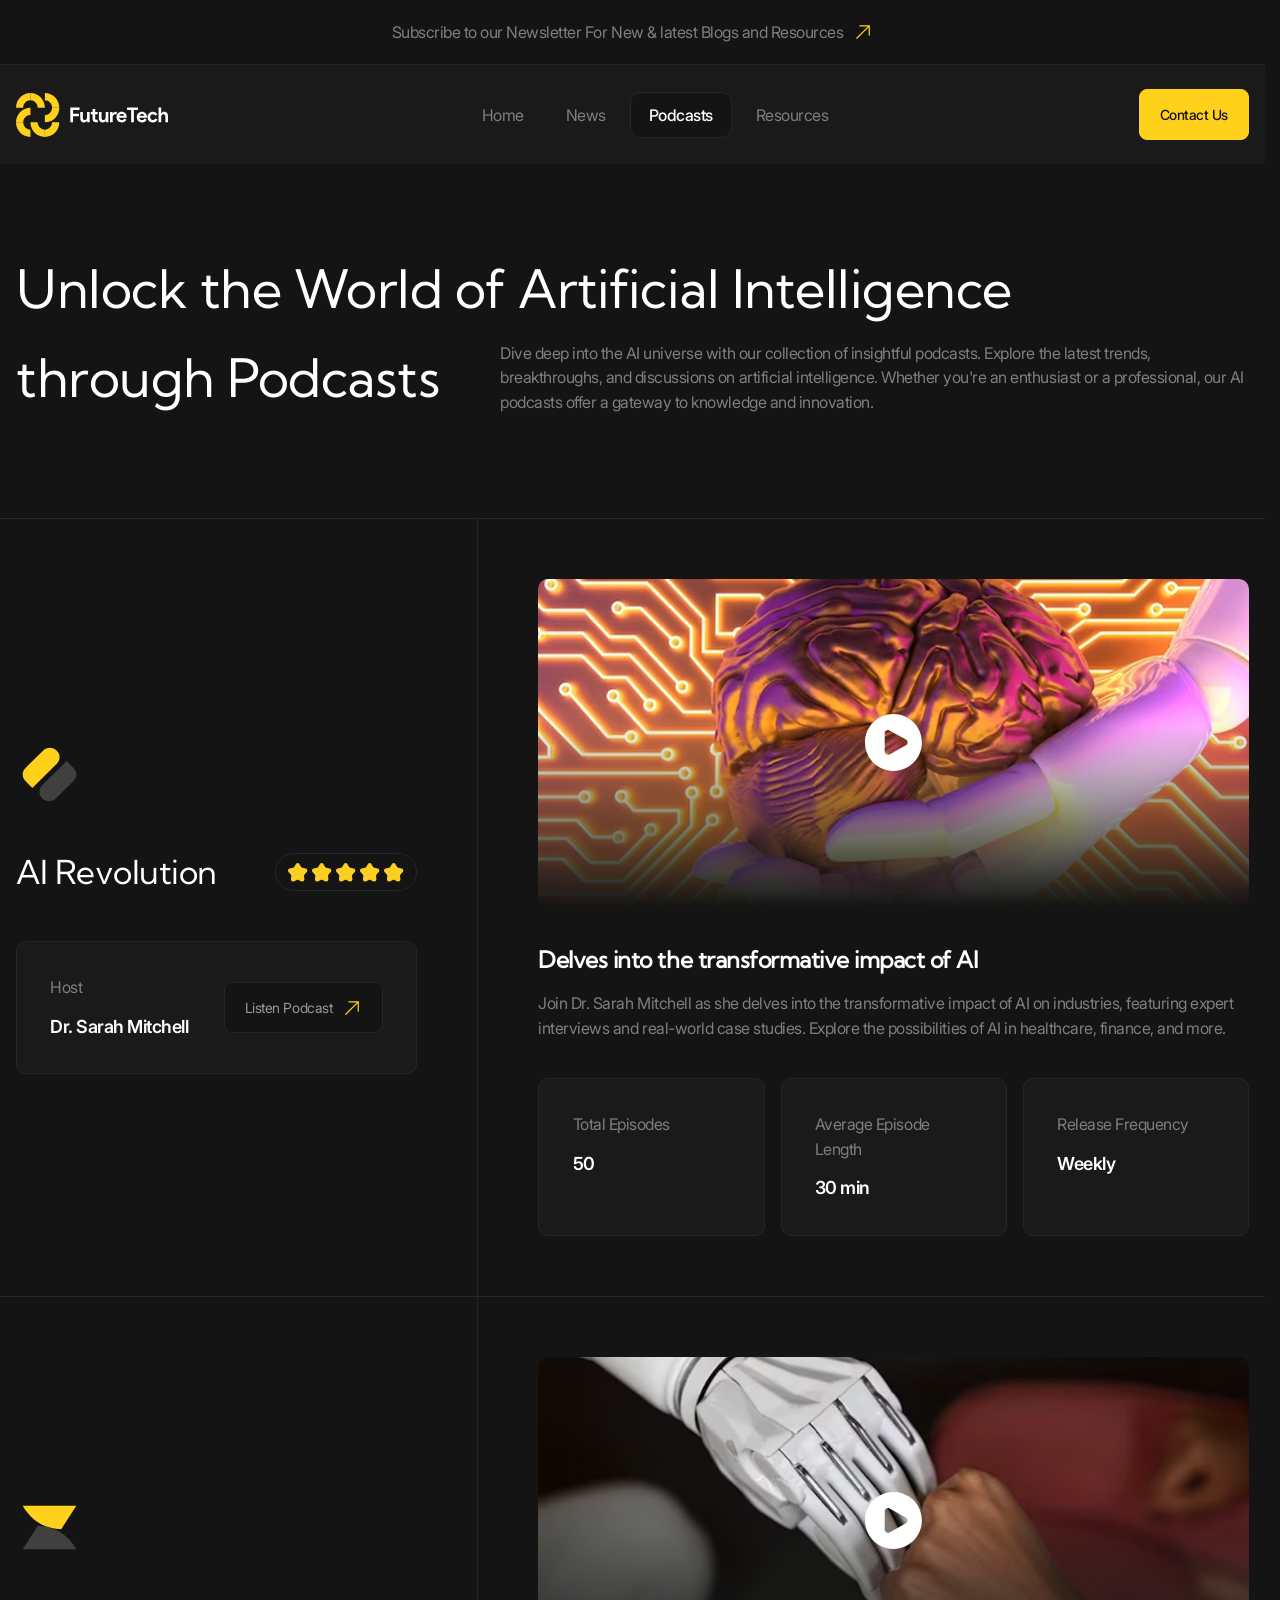
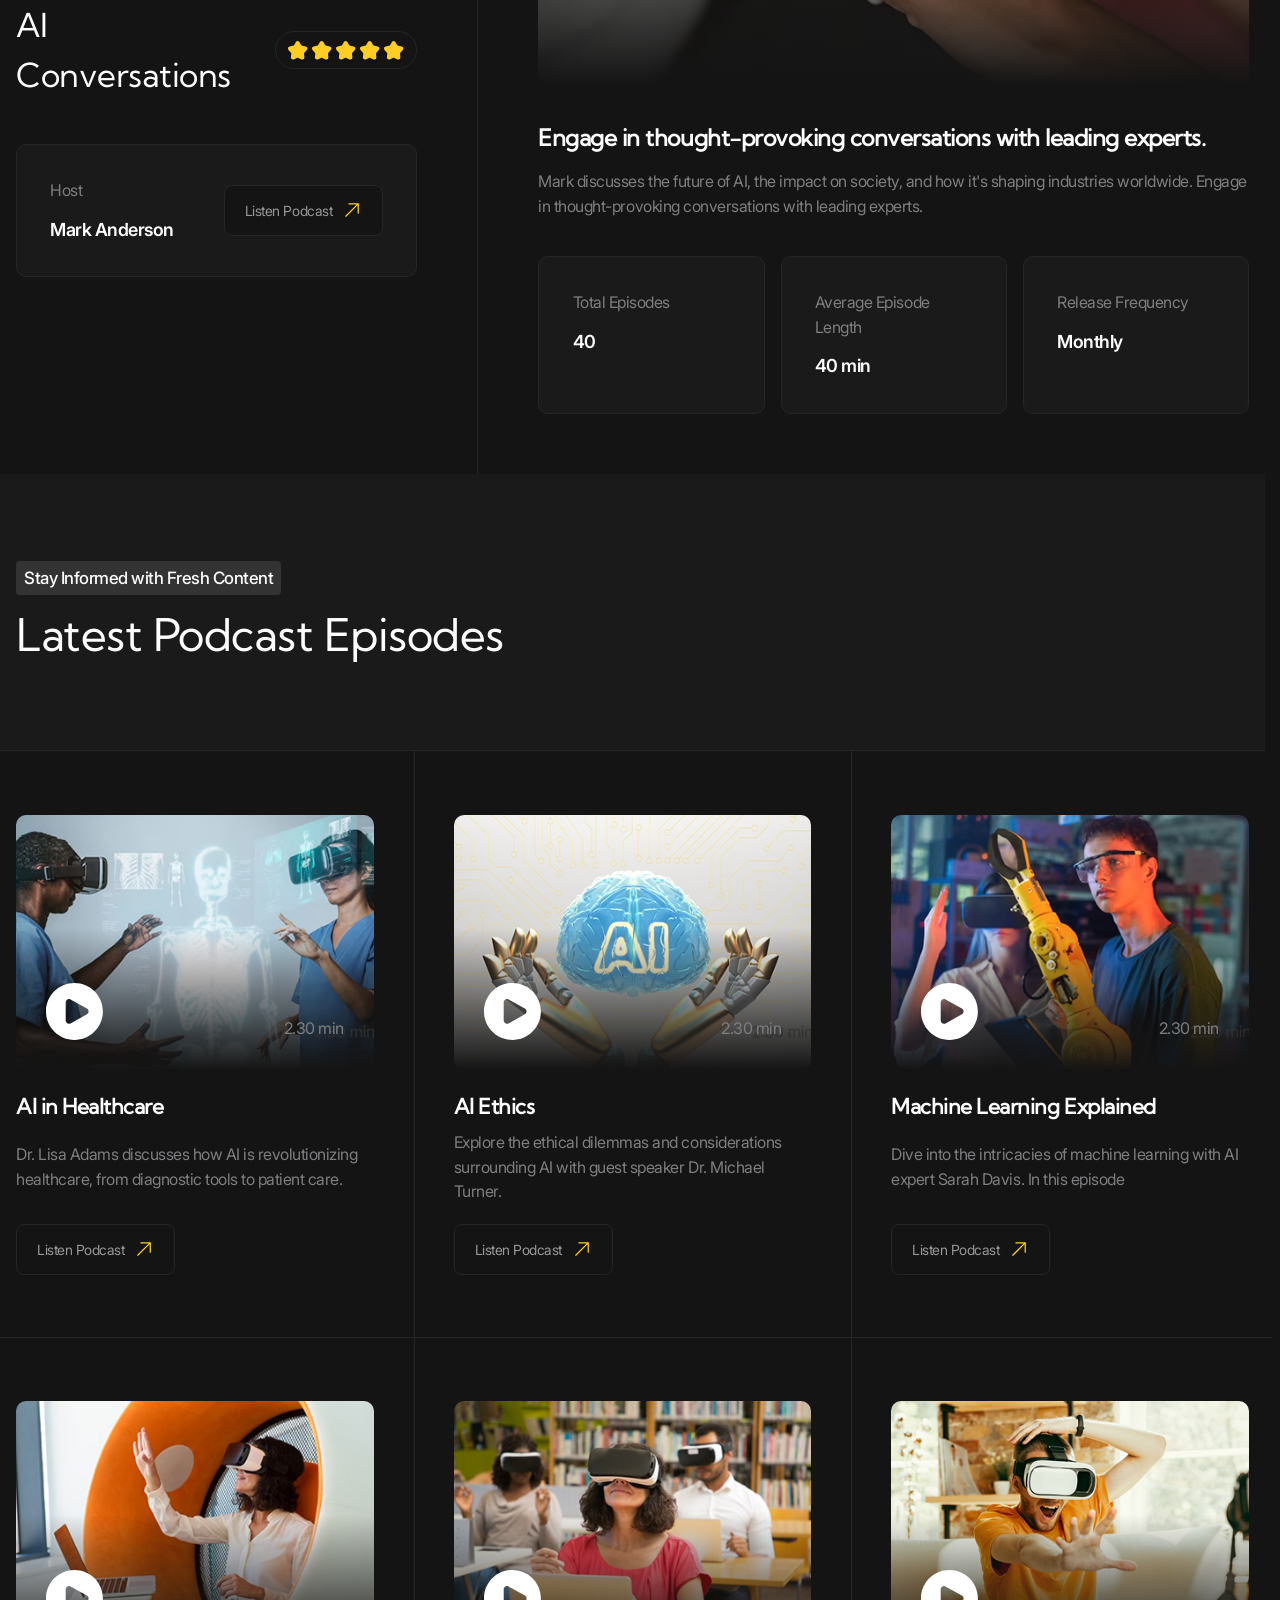
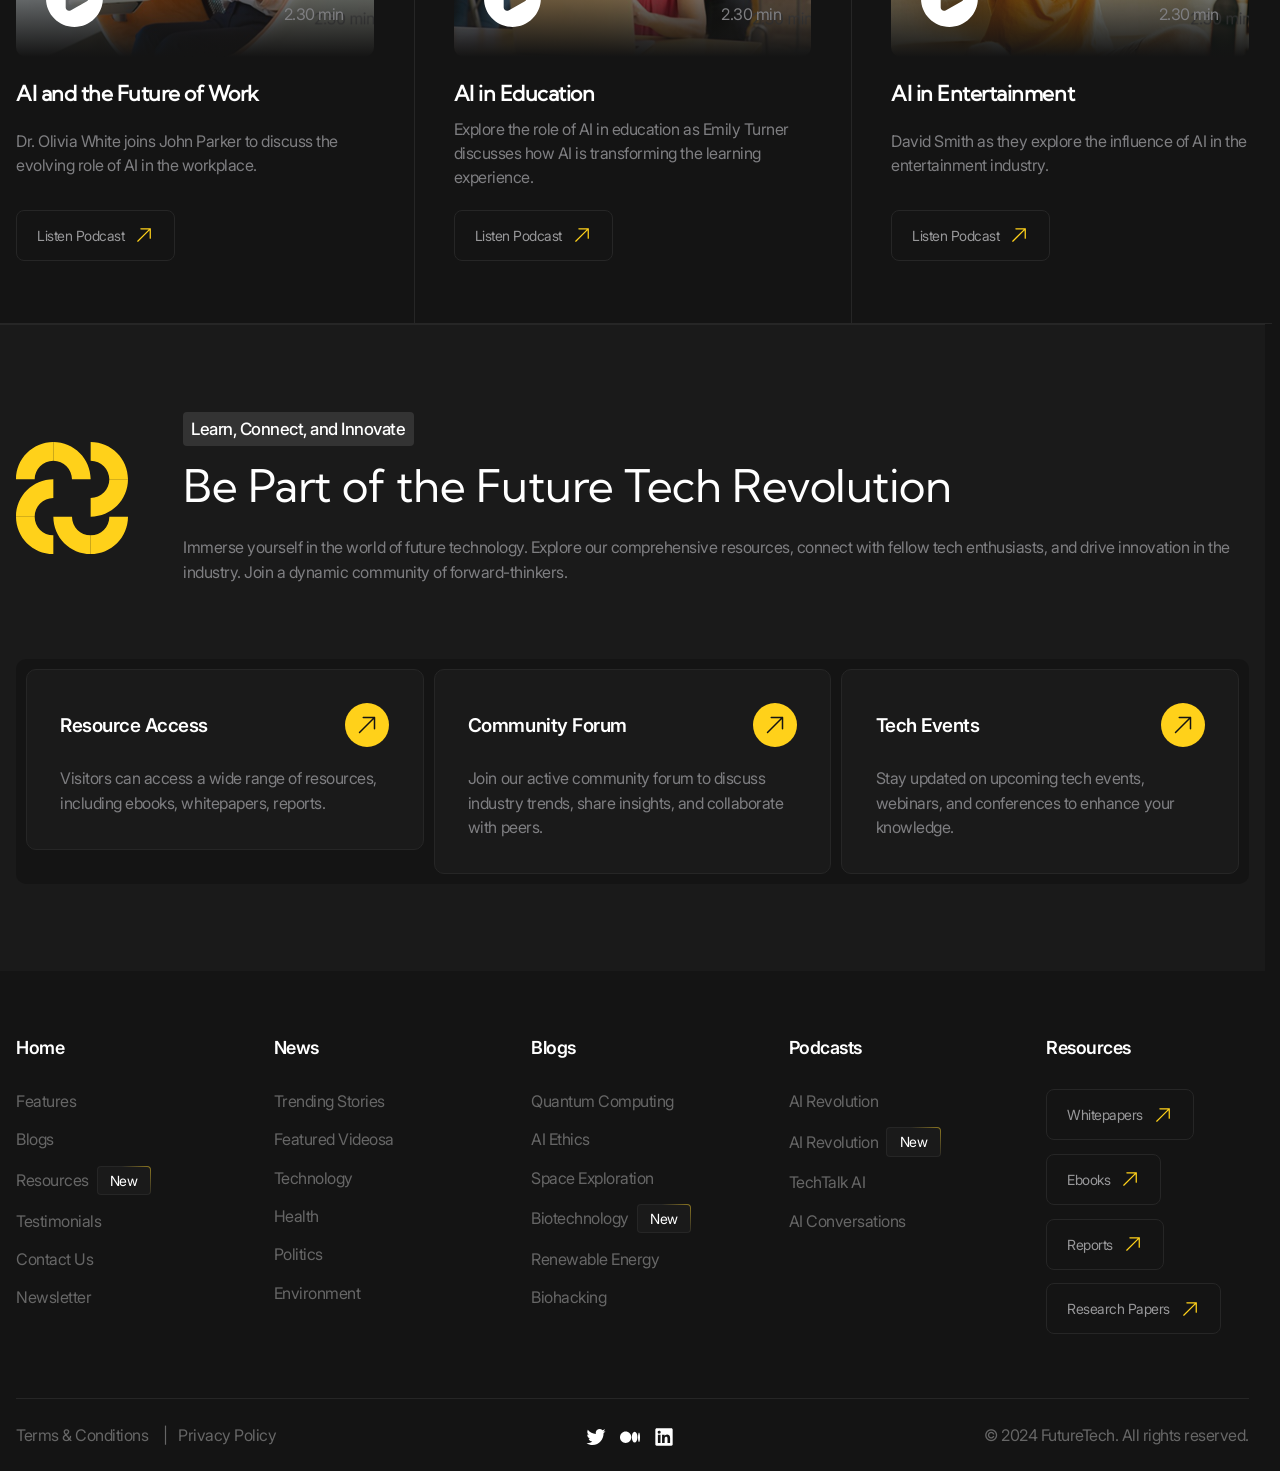
<file: podcasts.html>
<!DOCTYPE html>
<html lang="en">

<head>
    <meta charset="UTF-8">
    <meta name="viewport" content="width=device-width, initial-scale=1.0">
    <link rel="stylesheet" href="./css/main.css">
    <title>Future Tech | Podcasts</title>

</head>

<body>
    <header class="header" data-js-header>
        <div class="header__promo">
            <div class="header__promo-inner container">
                <a href="/" class="header__promo-link"><span class="icon icon--yellow-arrow">Subscribe to our Newsletter For New & latest Blogs and Resources</span></a>
            </div>
        </div>
        <div class="header__body">
            <div class="header__body-inner container">
                <a href="/"
                    class="header__logo logo"
                    aria-label="Home"
                    title="Home">
                    <img
                        class="logo__image"
                        src="./images/logo.svg"
                        alt=""
                        width="179" height="50" />
                </a>
                <div class="header__overlay" data-js-header-overlay>
                    <nav class="header__menu">
                        <ul class="header__menu-list">
                            <li class="header__menu-item">
                                <a href="./index.html" class="header__menu-link ">Home</a>
                            </li>
                            <li class="header__menu-item">
                                <a href="./news.html" class="header__menu-link ">News</a>
                            </li>
                            <li class="header__menu-item">
                                <a href="./podcasts.html" class="header__menu-link is-active">Podcasts</a>
                            </li>
                            <li class="header__menu-item">
                                <a href="./resources.html" class="header__menu-link">Resources</a>
                            </li>
                        </ul>
                    </nav>
                    <a href="./contacts.html" class="header__contact-us-link button button--accent">Contact Us</a>
                </div>
                <button
                    class="header__burger-button burger-button visible-mobile" type="button"
                    aria-label="Open menu"
                    title="Open menu"
                    data-js-header-burger-button>
                    <span class="burger-button__line"></span>
                    <span class="burger-button__line"></span>
                    <span class="burger-button__line"></span>
                </button>
            </div>
        </div>
    </header>
    <main>
        <section class="hero-alt" aria-labelledby="podcasts-title">
            <header class="hero-alt__header">
                <div class="hero-alt__header-inner container">
                    <h1 class="hero-alt__title" id="podcasts-title">Unlock the World of Artificial Intelligence <span class="hero-alt__title-hidden-part">through Podcasts</span> </h1>
                    <p class="hero-alt__subtitle h1 hidden-mobile" aria-hidden="true">through Podcasts</p>
                    <p class="hero-alt__description">Dive deep into the AI universe with our collection of insightful podcasts. Explore the latest trends, breakthroughs, and discussions on artificial intelligence. Whether you're an enthusiast or a professional, our AI podcasts offer a gateway to knowledge and innovation.</p>
                </div>
            </header>
            <div class="hero-alt__body">
                <ul class="list">
                    <li class="list__item">
                        <div class="card container">
                            <div class="card__preview">
                                <div class="card__preview-main">
                                    <img
                                        class="card__preview-icon"
                                        src="./images/podcasts/1.svg"
                                        alt=""
                                        width="80" height="80" />
                                    <div class="card__preview-info">
                                        <h2 class="card__preview-title h3">AI Revolution</h2>
                                        <div
                                            class="card__rating-view rating-view"
                                            aria-label="Rating 5 star"
                                            title="Rating 5 star">
                                            <div class="rating-view__star is-active"></div>
                                            <div class="rating-view__star is-active"></div>
                                            <div class="rating-view__star is-active"></div>
                                            <div class="rating-view__star is-active"></div>
                                            <div class="rating-view__star is-active"></div>
                                        </div>
                                    </div>

                                </div>
                                <div class="card__preview-extra">
                                    <div class="card__cell tile">
                                        <h3 class="card__cell-subtitle ">Host</h3>
                                        <p class="card__cell-description h6">Dr. Sarah Mitchell</p>
                                        <a href="#" class="card__cell-link button"><span class="icon icon--yellow-arrow">Listen Podcast</span></a>
                                    </div>
                                </div>
                            </div>
                            <div class="card__body">
                                <div class="card__grid card__grid--3-cols">
                                    <div class="card__cell card__cell--wide">
                                        <div class="video-player" data-js-video-player>
                                            <video
                                                src="./videos/example-1.mp4"
                                                class="video-player__video"
                                                width="917" height="412"
                                                poster="./images/podcasts/posters-1.jpg"
                                                data-js-video-player-video>
                                            </video>
                                            <div class="video-player__panel video-player__panel--center is-active" data-js-video-player-panel>
                                                <button class="video-player__play-button"
                                                    type="button"
                                                    aria-label="Play video"
                                                    title="Play video"
                                                    data-js-video-player-play-button>
                                                    <svg width="57" height="57" viewBox="0 0 57 57" fill="none" xmlns="http://www.w3.org/2000/svg">
                                                        <path fill-rule="evenodd" clip-rule="evenodd" d="M0 28.4375C0 12.7319 12.7319 0 28.4375 0C44.1431 0 56.875 12.7319 56.875 28.4375C56.875 44.1431 44.1431 56.875 28.4375 56.875C12.7319 56.875 0 44.1431 0 28.4375ZM40.9038 25.5693C43.1542 26.8195 43.1542 30.0558 40.9038 31.306L24.5623 40.3846C22.3752 41.5996 19.6875 40.0182 19.6875 37.5163V19.359C19.6875 16.8571 22.3752 15.2756 24.5623 16.4906L40.9038 25.5693Z" fill="white" />
                                                    </svg>
                                                </button>
                                            </div>
                                        </div>
                                    </div>
                                    <div class="card__cell card__cell--wide">
                                        <h3 class="card__cell-title h4">Delves into the transformative impact of AI</h3>
                                        <p class="card__cell-description">Join Dr. Sarah Mitchell as she delves into the transformative impact of AI on industries, featuring expert interviews and real-world case studies. Explore the possibilities of AI in healthcare, finance, and more.</p>
                                    </div>
                                    <div class="card__cell tile">
                                        <p class="card__cell title">Total Episodes</p>
                                        <p class="card__cell-description h6">50</p>
                                    </div>
                                    <div class="card__cell tile">
                                        <p class="card__cell title">Average Episode Length</p>
                                        <p class="card__cell-description h6">30 min</p>
                                    </div>
                                    <div class="card__cell tile">
                                        <p class="card__cell title">Release Frequency</p>
                                        <p class="card__cell-description h6">Weekly</p>
                                    </div>
                                </div>
                            </div>
                        </div>
                    </li>
                    <li class="list__item">
                        <div class="card container">
                            <div class="card__preview">
                                <div class="card__preview-main">
                                    <img
                                        class="card__preview-icon"
                                        src="./images/podcasts/2.svg"
                                        alt=""
                                        width="80" height="80" />
                                    <div class="card__preview-info">
                                        <h2 class="card__preview-title h3">AI Conversations</h2>
                                        <div
                                            class="card__rating-view rating-view"
                                            aria-label="Rating 5 star"
                                            title="Rating 5 star">
                                            <div class="rating-view__star is-active"></div>
                                            <div class="rating-view__star is-active"></div>
                                            <div class="rating-view__star is-active"></div>
                                            <div class="rating-view__star is-active"></div>
                                            <div class="rating-view__star is-active"></div>
                                        </div>
                                    </div>

                                </div>
                                <div class="card__preview-extra">
                                    <div class="card__cell tile">
                                        <h3 class="card__cell-subtitle ">Host</h3>
                                        <p class="card__cell-description h6">Mark Anderson</p>
                                        <a href="#" class="card__cell-link button"><span class="icon icon--yellow-arrow">Listen Podcast</span></a>
                                    </div>
                                </div>
                            </div>
                            <div class="card__body">
                                <div class="card__grid card__grid--3-cols">
                                    <div class="card__cell card__cell--wide">
                                        <div class="video-player" data-js-video-player>
                                            <video
                                                src="./videos/example-1.mp4"
                                                class="video-player__video"
                                                width="917" height="412"
                                                poster="./images/podcasts/posters-2.jpg"
                                                data-js-video-player-video>
                                            </video>
                                            <div class="video-player__panel video-player__panel--center is-active" data-js-video-player-panel>
                                                <button class="video-player__play-button"
                                                    type="button"
                                                    aria-label="Play video"
                                                    title="Play video"
                                                    data-js-video-player-play-button>
                                                    <svg width="57" height="57" viewBox="0 0 57 57" fill="none" xmlns="http://www.w3.org/2000/svg">
                                                        <path fill-rule="evenodd" clip-rule="evenodd" d="M0 28.4375C0 12.7319 12.7319 0 28.4375 0C44.1431 0 56.875 12.7319 56.875 28.4375C56.875 44.1431 44.1431 56.875 28.4375 56.875C12.7319 56.875 0 44.1431 0 28.4375ZM40.9038 25.5693C43.1542 26.8195 43.1542 30.0558 40.9038 31.306L24.5623 40.3846C22.3752 41.5996 19.6875 40.0182 19.6875 37.5163V19.359C19.6875 16.8571 22.3752 15.2756 24.5623 16.4906L40.9038 25.5693Z" fill="white" />
                                                    </svg>
                                                </button>
                                            </div>
                                        </div>
                                    </div>
                                    <div class="card__cell card__cell--wide">
                                        <h3 class="card__cell-title h4">Engage in thought-provoking conversations with leading experts.</h3>
                                        <p class="card__cell-description">Mark discusses the future of AI, the impact on society, and how it's shaping industries worldwide. Engage in thought-provoking conversations with leading experts.</p>
                                    </div>
                                    <div class="card__cell tile">
                                        <p class="card__cell title">Total Episodes</p>
                                        <p class="card__cell-description h6">40</p>
                                    </div>
                                    <div class="card__cell tile">
                                        <p class="card__cell title">Average Episode Length</p>
                                        <p class="card__cell-description h6">40 min</p>
                                    </div>
                                    <div class="card__cell tile">
                                        <p class="card__cell title">Release Frequency</p>
                                        <p class="card__cell-description h6">Monthly</p>
                                    </div>
                                </div>
                            </div>
                        </div>
                    </li>

                </ul>
            </div>
        </section>
        <section class="section" aria-labelledby="podcasts-videos-title">
            <header class="section__header">
                <div class="section__header-inner container">
                    <div class="section__header-info">
                        <p class="section__subtitle tag">Stay Informed with Fresh Content</p>
                        <h2 class="section__title" id="podcasts-videos-title">Latest Podcast Episodes</h2>
                    </div>

                </div>
            </header>
            <div class="section__body">
                <ul class="bordered-grid  bordered-grid--3-cols  container">
                    <li class="bordered-grid__item">
                        <div class="video-card">
                            <div class="video-card__player video-player" data-js-video-player>
                                <video
                                    src="./videos/example-1.mp4"
                                    class="video-player__video video-player__video--small"

                                    poster="./images/podcasts/video-post-1.jpg"
                                    data-js-video-player-video>
                                </video>
                                <div class="video-player__panel is-active" data-js-video-player-panel>
                                    <button class="video-player__play-button"
                                        type="button"
                                        aria-label="Play video"
                                        title="Play video"
                                        data-js-video-player-play-button>
                                        <svg width="57" height="57" viewBox="0 0 57 57" fill="none" xmlns="http://www.w3.org/2000/svg">
                                            <path fill-rule="evenodd" clip-rule="evenodd" d="M0 28.4375C0 12.7319 12.7319 0 28.4375 0C44.1431 0 56.875 12.7319 56.875 28.4375C56.875 44.1431 44.1431 56.875 28.4375 56.875C12.7319 56.875 0 44.1431 0 28.4375ZM40.9038 25.5693C43.1542 26.8195 43.1542 30.0558 40.9038 31.306L24.5623 40.3846C22.3752 41.5996 19.6875 40.0182 19.6875 37.5163V19.359C19.6875 16.8571 22.3752 15.2756 24.5623 16.4906L40.9038 25.5693Z" fill="white" />
                                        </svg>
                                    </button>
                                    <div class="video-player__duration">2.30 min</div>
                                </div>
                            </div>
                            <div class="video-card__body">
                                <h3 class="video-card__title h5">AI in Healthcare</h3>
                                <div class="video-card__description">
                                    <p>Dr. Lisa Adams discusses how AI is revolutionizing healthcare, from diagnostic tools to patient care.</p>
                                </div>
                            </div>
                            <a href="#" class="video-card__link button">
                                <span class="icon icon--yellow-arrow">Listen Podcast</span>
                            </a>
                    </li>
                    <li class="bordered-grid__item">
                        <div class="video-card">
                            <div class="video-card__player video-player" data-js-video-player>
                                <video
                                    src="./videos/example-1.mp4"
                                    class="video-player__video video-player__video--small"

                                    poster="./images/podcasts/video-post-2.jpg"
                                    data-js-video-player-video>
                                </video>
                                <div class="video-player__panel is-active" data-js-video-player-panel>
                                    <button class="video-player__play-button"
                                        type="button"
                                        aria-label="Play video"
                                        title="Play video"
                                        data-js-video-player-play-button>
                                        <svg width="57" height="57" viewBox="0 0 57 57" fill="none" xmlns="http://www.w3.org/2000/svg">
                                            <path fill-rule="evenodd" clip-rule="evenodd" d="M0 28.4375C0 12.7319 12.7319 0 28.4375 0C44.1431 0 56.875 12.7319 56.875 28.4375C56.875 44.1431 44.1431 56.875 28.4375 56.875C12.7319 56.875 0 44.1431 0 28.4375ZM40.9038 25.5693C43.1542 26.8195 43.1542 30.0558 40.9038 31.306L24.5623 40.3846C22.3752 41.5996 19.6875 40.0182 19.6875 37.5163V19.359C19.6875 16.8571 22.3752 15.2756 24.5623 16.4906L40.9038 25.5693Z" fill="white" />
                                        </svg>
                                    </button>
                                    <div class="video-player__duration">2.30 min</div>
                                </div>
                            </div>
                            <div class="video-card__body">
                                <h3 class="video-card__title h5">AI Ethics</h3>
                                <div class="video-card__description">
                                    <p>Explore the ethical dilemmas and considerations surrounding AI with guest speaker Dr. Michael Turner.</p>
                                </div>
                            </div>
                            <a href="#" class="video-card__link button">
                                <span class="icon icon--yellow-arrow">Listen Podcast</span>
                            </a>
                    </li>
                    <li class="bordered-grid__item">
                        <div class="video-card">
                            <div class="video-card__player video-player" data-js-video-player>
                                <video
                                    src="./videos//example-1.mp4"
                                    class="video-player__video video-player__video--small"

                                    poster="./images/podcasts/video-post-3.jpg"
                                    data-js-video-player-video>
                                </video>
                                <div class="video-player__panel is-active" data-js-video-player-panel>
                                    <button class="video-player__play-button"
                                        type="button"
                                        aria-label="Play video"
                                        title="Play video"
                                        data-js-video-player-play-button>
                                        <svg width="57" height="57" viewBox="0 0 57 57" fill="none" xmlns="http://www.w3.org/2000/svg">
                                            <path fill-rule="evenodd" clip-rule="evenodd" d="M0 28.4375C0 12.7319 12.7319 0 28.4375 0C44.1431 0 56.875 12.7319 56.875 28.4375C56.875 44.1431 44.1431 56.875 28.4375 56.875C12.7319 56.875 0 44.1431 0 28.4375ZM40.9038 25.5693C43.1542 26.8195 43.1542 30.0558 40.9038 31.306L24.5623 40.3846C22.3752 41.5996 19.6875 40.0182 19.6875 37.5163V19.359C19.6875 16.8571 22.3752 15.2756 24.5623 16.4906L40.9038 25.5693Z" fill="white" />
                                        </svg>
                                    </button>
                                    <div class="video-player__duration">2.30 min</div>
                                </div>
                            </div>
                            <div class="video-card__body">
                                <h3 class="video-card__title h5">Machine Learning Explained</h3>
                                <div class="video-card__description">
                                    <p>Dive into the intricacies of machine learning with AI expert Sarah Davis. In this episode</p>
                                </div>
                            </div>
                            <a href="#" class="video-card__link button">
                                <span class="icon icon--yellow-arrow">Listen Podcast</span>
                            </a>
                    </li>
                    <li class="bordered-grid__item">
                        <div class="video-card">
                            <div class="video-card__player video-player" data-js-video-player>
                                <video
                                    src="./videos/example-1.mp4"
                                    class="video-player__video video-player__video--small"
                                    width="470" height="290"
                                    poster="./images/podcasts/video-post-4.jpg"
                                    data-js-video-player-video>
                                </video>
                                <div class="video-player__panel is-active" data-js-video-player-panel>
                                    <button class="video-player__play-button"
                                        type="button"
                                        aria-label="Play video"
                                        title="Play video"
                                        data-js-video-player-play-button>
                                        <svg width="57" height="57" viewBox="0 0 57 57" fill="none" xmlns="http://www.w3.org/2000/svg">
                                            <path fill-rule="evenodd" clip-rule="evenodd" d="M0 28.4375C0 12.7319 12.7319 0 28.4375 0C44.1431 0 56.875 12.7319 56.875 28.4375C56.875 44.1431 44.1431 56.875 28.4375 56.875C12.7319 56.875 0 44.1431 0 28.4375ZM40.9038 25.5693C43.1542 26.8195 43.1542 30.0558 40.9038 31.306L24.5623 40.3846C22.3752 41.5996 19.6875 40.0182 19.6875 37.5163V19.359C19.6875 16.8571 22.3752 15.2756 24.5623 16.4906L40.9038 25.5693Z" fill="white" />
                                        </svg>
                                    </button>
                                    <div class="video-player__duration">2.30 min</div>
                                </div>
                            </div>
                            <div class="video-card__body">
                                <h3 class="video-card__title h5">AI and the Future of Work</h3>
                                <div class="video-card__description">
                                    <p>Dr. Olivia White joins John Parker to discuss the evolving role of AI in the workplace.</p>
                                </div>
                            </div>
                            <a href="#" class="video-card__link button">
                                <span class="icon icon--yellow-arrow">Listen Podcast</span>
                            </a>
                        </div>
                    </li>
                    <li class="bordered-grid__item">
                        <div class="video-card">
                            <div class="video-card__player video-player" data-js-video-player>
                                <video
                                    src="./videos/example-1.mp4"
                                    class="video-player__video video-player__video--small"
                                    width="470" height="290"
                                    poster="./images//podcasts/video-post-5.jpg"
                                    data-js-video-player-video>
                                </video>
                                <div class="video-player__panel is-active" data-js-video-player-panel>
                                    <button class="video-player__play-button"
                                        type="button"
                                        aria-label="Play video"
                                        title="Play video"
                                        data-js-video-player-play-button>
                                        <svg width="57" height="57" viewBox="0 0 57 57" fill="none" xmlns="http://www.w3.org/2000/svg">
                                            <path fill-rule="evenodd" clip-rule="evenodd" d="M0 28.4375C0 12.7319 12.7319 0 28.4375 0C44.1431 0 56.875 12.7319 56.875 28.4375C56.875 44.1431 44.1431 56.875 28.4375 56.875C12.7319 56.875 0 44.1431 0 28.4375ZM40.9038 25.5693C43.1542 26.8195 43.1542 30.0558 40.9038 31.306L24.5623 40.3846C22.3752 41.5996 19.6875 40.0182 19.6875 37.5163V19.359C19.6875 16.8571 22.3752 15.2756 24.5623 16.4906L40.9038 25.5693Z" fill="white" />
                                        </svg>
                                    </button>
                                    <div class="video-player__duration">2.30 min</div>
                                </div>
                            </div>
                            <div class="video-card__body">
                                <h3 class="video-card__title h5">AI in Education</h3>
                                <div class="video-card__description">
                                    <p>Explore the role of AI in education as Emily Turner discusses how AI is transforming the learning experience.</p>
                                </div>
                            </div>
                            <a href="#" class="video-card__link button">
                                <span class="icon icon--yellow-arrow">Listen Podcast</span>
                            </a>
                        </div>
                    </li>
                    <li class="bordered-grid__item">
                        <div class="video-card">
                            <div class="video-card__player video-player" data-js-video-player>
                                <video
                                    src="./videos/example-1.mp4"
                                    class="video-player__video video-player__video--small"
                                    width="7470" height="290"
                                    poster="./images/podcasts/video-post-6.jpg"
                                    data-js-video-player-video>
                                </video>
                                <div class="video-player__panel is-active" data-js-video-player-panel>
                                    <button class="video-player__play-button"
                                        type="button"
                                        aria-label="Play video"
                                        title="Play video"
                                        data-js-video-player-play-button>
                                        <svg width="57" height="57" viewBox="0 0 57 57" fill="none" xmlns="http://www.w3.org/2000/svg">
                                            <path fill-rule="evenodd" clip-rule="evenodd" d="M0 28.4375C0 12.7319 12.7319 0 28.4375 0C44.1431 0 56.875 12.7319 56.875 28.4375C56.875 44.1431 44.1431 56.875 28.4375 56.875C12.7319 56.875 0 44.1431 0 28.4375ZM40.9038 25.5693C43.1542 26.8195 43.1542 30.0558 40.9038 31.306L24.5623 40.3846C22.3752 41.5996 19.6875 40.0182 19.6875 37.5163V19.359C19.6875 16.8571 22.3752 15.2756 24.5623 16.4906L40.9038 25.5693Z" fill="white" />
                                        </svg>
                                    </button>
                                    <div class="video-player__duration">2.30 min</div>
                                </div>
                            </div>
                            <div class="video-card__body">
                                <h3 class="video-card__title h5">AI in Entertainment</h3>
                                <div class="video-card__description">
                                    <p>David Smith as they explore the influence of AI in the entertainment industry.</p>
                                </div>
                            </div>
                            <a href="#" class="video-card__link button">
                                <span class="icon icon--yellow-arrow">Listen Podcast</span>
                            </a>
                        </div>
                    </li>
                </ul>
            </div>
        </section>
        <section class="about" aria-labelledby="about-title">
            <div class="about__inner container">
                <header class="about__header">
                    <img
                        class="about__icon"
                        src="./images/about/Logo.svg"
                        alt=""
                        width="150" height="150" />
                    <div class="about__info">
                        <p class="about__subtitle tag">Learn, Connect, and Innovate</p>
                        <h2 class="about__title" id="about-title">Be Part of the Future Tech Revolution</h2>
                    </div>

                    <div class="about__description">
                        <p>Immerse yourself in the world of future technology. Explore our comprehensive resources, connect with fellow tech enthusiasts, and drive innovation in the industry. Join a dynamic community of forward-thinkers.</p>
                    </div>
                </header>
                <ul class="about__list">
                    <li class="about__item">
                        <a href="#" class="about-card tile">
                            <h3 class="about-card__title circle-icon">Resource Access</h3>
                            <div class="about-card__description">
                                <p>Visitors can access a wide range of resources, including ebooks, whitepapers, reports.</p>
                            </div>
                        </a>
                    </li>
                    <li class="about__item">
                        <a href="#" class="about-card tile">
                            <h3 class="about-card__title circle-icon">Community Forum</h3>
                            <div class="about-card__description">
                                <p>Join our active community forum to discuss industry trends, share insights, and collaborate with peers.</p>
                            </div>
                        </a>
                    </li>
                    <li class="about__item">
                        <a href="#" class="about-card tile">
                            <h3 class="about-card__title circle-icon">Tech Events</h3>
                            <div class="about-card__description">
                                <p>Stay updated on upcoming tech events, webinars, and conferences to enhance your knowledge.</p>
                            </div>
                        </a>
                    </li>
                </ul>
            </div>
        </section>
    </main>

    <footer class="footer">
        <div class="footer__inner container">
            <div class="footer__body">
                <nav class="footer__menu">
                    <div class="footer__menu-column">
                        <a href="#" class="footer__menu-main-link h6">Home</a>
                        <ul class="footer__menu-list">
                            <li class="footer__menu-item">
                                <a href="#" class="footer__menu-link">Features</a>
                            </li>
                            <li class="footer__menu-item">
                                <a href="#" class="footer__menu-link">Blogs</a>
                            </li>
                            <li class="footer__menu-item">
                                <a href="#" class="footer__menu-link">Resources</a>
                                <span class="badge">New</span>
                            </li>
                            <li class="footer__menu-item">
                                <a href="#" class="footer__menu-link">Testimonials</a>
                            </li>
                            <li class="footer__menu-item">
                                <a href="#" class="footer__menu-link">Contact Us</a>
                            </li>
                            <li class="footer__menu-item">
                                <a href="#" class="footer__menu-link">Newsletter</a>
                            </li>
                        </ul>
                    </div>
                    <div class="footer__menu-column">
                        <a href="#" class="footer__menu-main-link h6">News</a>
                        <ul class="footer__menu-list">
                            <li class="footer__menu-item">
                                <a href="#" class="footer__menu-link">Trending Stories</a>
                            </li>
                            <li class="footer__menu-item">
                                <a href="#" class="footer__menu-link">Featured Videosa</a>
                            </li>
                            <li class="footer__menu-item">
                                <a href="#" class="footer__menu-link">Technology</a>
                            </li>
                            <li class="footer__menu-item">
                                <a href="#" class="footer__menu-link">Health</a>
                            </li>
                            <li class="footer__menu-item">
                                <a href="#" class="footer__menu-link">Politics</a>
                            </li>
                            <li class="footer__menu-item">
                                <a href="#" class="footer__menu-link">Environment</a>
                            </li>
                        </ul>
                    </div>
                    <div class="footer__menu-column">
                        <a href="#" class="footer__menu-main-link h6">Blogs</a>
                        <ul class="footer__menu-list">
                            <li class="footer__menu-item">
                                <a href="#" class="footer__menu-link">Quantum Computing</a>
                            </li>
                            <li class="footer__menu-item">
                                <a href="#" class="footer__menu-link">AI Ethics</a>
                            </li>
                            <li class="footer__menu-item">
                                <a href="#" class="footer__menu-link">Space Exploration</a>
                            </li>
                            <li class="footer__menu-item">
                                <a href="#" class="footer__menu-link">Biotechnology</a>
                                <span class="badge">New</span>
                            </li>
                            <li class="footer__menu-item">
                                <a href="#" class="footer__menu-link">Renewable Energy</a>
                            </li>
                            <li class="footer__menu-item">
                                <a href="#" class="footer__menu-link">Biohacking</a>
                            </li>
                        </ul>
                    </div>
                    <div class="footer__menu-column">
                        <a href="#" class="footer__menu-main-link h6">Podcasts</a>
                        <ul class="footer__menu-list">
                            <li class="footer__menu-item">
                                <a href="#" class="footer__menu-link">AI Revolution</a>
                            </li>
                            <li class="footer__menu-item">
                                <a href="#" class="footer__menu-link">AI Revolution</a>
                                <span class="badge">New</span>
                            </li>
                            <li class="footer__menu-item">
                                <a href="#" class="footer__menu-link">TechTalk AI</a>
                            </li>
                            <li class="footer__menu-item">
                                <a href="#" class="footer__menu-link">AI Conversations</a>
                            </li>

                        </ul>
                    </div>
                    <div class="footer__menu-column">
                        <a href="#" class="footer__menu-main-link h6">Resources</a>
                        <ul class="footer__menu-list">
                            <li class="footer__menu-item">
                                <a href="#" class="footer__menu-link button"><span class="icon icon--yellow-arrow">Whitepapers</span></a>
                            </li>
                            <li class="footer__menu-item">
                                <a href="#" class="footer__menu-link button"><span class="icon icon--yellow-arrow"> Ebooks</span></a>
                            </li>
                            <li class="footer__menu-item">
                                <a href="#" class="footer__menu-link button"><span class="icon icon--yellow-arrow">Reports</span></a>
                            </li>
                            <li class="footer__menu-item">
                                <a href="#" class="footer__menu-link button"><span class="icon icon--yellow-arrow">Research Papers</span></a>
                            </li>

                        </ul>
                    </div>
                </nav>
            </div>
            <div class="div footer__extra">
                <div class="footer__extra-menu">
                    <ul class="footer__extra-menu-list">
                        <li class="footer__extra-menu-item">
                            <a href="#" class="footer__extra-menu-link">Terms & Conditions</a>
                        </li>
                        <li class="footer__extra-menu-item">
                            <a href="#" class="footer__extra-menu-link">Privacy Policy</a>
                        </li>
                    </ul>
                </div>
                <div class="footer__soc1als soc1als">
                    <ul class="soc1als__list">
                        <li class="soc1als__item">
                            <a href="#"
                                class="soc1als__link"
                                target="_blank"
                                aria-label="Twitter"
                                title="Twitter">
                                <svg width="24" height="24" viewBox="0 0 24 24" fill="none" xmlns="http://www.w3.org/2000/svg">
                                    <path d="M21.0571 7.18114C21.0664 7.39235 21.0664 7.59395 21.0664 7.80515C21.0756 14.2084 16.3712 21.6004 7.76793 21.6004C5.23048 21.6004 2.73933 20.842 0.600098 19.4212C0.970528 19.4692 1.34096 19.4884 1.71139 19.4884C3.81358 19.4884 5.86021 18.7588 7.51789 17.4052C5.51756 17.3668 3.75802 16.0132 3.14681 14.0356C3.85063 14.1796 4.57296 14.1508 5.25826 13.9492C3.08198 13.5076 1.51691 11.5204 1.50765 9.20675C1.50765 9.18755 1.50765 9.16835 1.50765 9.14915C2.15591 9.52355 2.88751 9.73475 3.62837 9.75395C1.58174 8.33315 0.942746 5.50114 2.18369 3.28353C4.5637 6.31714 8.06427 8.15075 11.8241 8.35235C11.4445 6.67234 11.9631 4.90594 13.1762 3.71553C15.0561 1.88193 18.0196 1.97793 19.7977 3.92673C20.8441 3.71553 21.8535 3.31233 22.7704 2.74593C22.4185 3.86913 21.6869 4.81954 20.7145 5.42434C21.6406 5.30914 22.5481 5.04994 23.4001 4.66594C22.7704 5.64514 21.9739 6.48994 21.0571 7.18114Z" fill="white" />
                                </svg>
                            </a>
                        </li>
                        <li class="soc1als__item">
                            <a href="#"
                                class="soc1als__link"
                                target="_blank"
                                aria-label="Medium"
                                title="Medium">
                                <svg width="24" height="24" viewBox="0 0 24 24" fill="none" xmlns="http://www.w3.org/2000/svg">
                                    <path d="M13.5374 12.2281C13.5374 15.9988 10.5069 19.0556 6.76883 19.0556C3.03073 19.0556 0 15.9981 0 12.2281C0 8.45806 3.0305 5.40039 6.76883 5.40039C10.5072 5.40039 13.5374 8.45737 13.5374 12.2281Z" fill="white" />
                                    <path d="M20.9627 12.2285C20.9627 15.7778 19.4474 18.6563 17.5783 18.6563C15.7091 18.6563 14.1938 15.7778 14.1938 12.2285C14.1938 8.67922 15.7089 5.80078 17.578 5.80078C19.4472 5.80078 20.9625 8.67829 20.9625 12.2285" fill="white" />
                                    <path d="M24 12.228C24 15.4073 23.4672 17.9862 22.8097 17.9862C22.1522 17.9862 21.6196 15.408 21.6196 12.228C21.6196 9.04797 22.1525 6.46973 22.8097 6.46973C23.467 6.46973 24 9.04774 24 12.228Z" fill="white" />
                                </svg>
                            </a>
                        </li>
                        <li class="soc1als__item">
                            <a href="#"
                                class="soc1als__link"
                                target="_blank"
                                aria-label="LinkedIn"
                                title="LinkedIn">
                                <svg width="24" height="24" viewBox="0 0 24 24" fill="none" xmlns="http://www.w3.org/2000/svg">
                                    <path d="M20.8647 1.59961H3.13554C2.72832 1.59961 2.33777 1.76138 2.04982 2.04933C1.76187 2.33728 1.6001 2.72783 1.6001 3.13505V20.8642C1.6001 21.2714 1.76187 21.6619 2.04982 21.9499C2.33777 22.2378 2.72832 22.3996 3.13554 22.3996H20.8647C21.2719 22.3996 21.6624 22.2378 21.9504 21.9499C22.2383 21.6619 22.4001 21.2714 22.4001 20.8642V3.13505C22.4001 2.72783 22.2383 2.33728 21.9504 2.04933C21.6624 1.76138 21.2719 1.59961 20.8647 1.59961ZM7.79965 19.3186H4.67243V9.38516H7.79965V19.3186ZM6.23388 8.00861C5.87915 8.00661 5.53296 7.89958 5.239 7.70102C4.94504 7.50246 4.71649 7.22127 4.58219 6.89294C4.44789 6.56461 4.41386 6.20386 4.48439 5.8562C4.55492 5.50855 4.72686 5.18958 4.9785 4.93955C5.23014 4.68952 5.5502 4.51964 5.8983 4.45134C6.2464 4.38304 6.60693 4.41939 6.93439 4.5558C7.26185 4.6922 7.54156 4.92255 7.73823 5.21778C7.9349 5.51301 8.03971 5.85988 8.03943 6.21461C8.04278 6.45211 7.99827 6.68784 7.90857 6.90777C7.81887 7.1277 7.68582 7.32732 7.51733 7.49473C7.34884 7.66215 7.14837 7.79392 6.92787 7.88221C6.70736 7.97049 6.47134 8.01348 6.23388 8.00861ZM19.3263 19.3273H16.2005V13.9005C16.2005 12.3001 15.5202 11.8061 14.642 11.8061C13.7147 11.8061 12.8047 12.5052 12.8047 13.9409V19.3273H9.67743V9.39239H12.6848V10.7689H12.7252C13.0271 10.1579 14.0844 9.11361 15.6979 9.11361C17.4428 9.11361 19.3278 10.1493 19.3278 13.1826L19.3263 19.3273Z" fill="white" />
                                </svg>
                            </a>
                        </li>
                    </ul>
                </div>
                <p class="footer__copyright">© <time datetime="2024">2024</time> FutureTech. All rights reserved.</p>
            </div>
        </div>

    </footer>

    <script src="./scripts/main.js" type="module" defer></script>
</body>


</html>
</file>
<file: css/main.css>
@charset "UTF-8";
/**
  Нормализация блочной модели
 */
*,
::before,
::after {
  box-sizing: border-box;
}

/**
  Убираем внутренние отступы слева тегам списков,
  у которых есть атрибут class
 */
:where(ul, ol):where([class]) {
  padding-left: 0;
}

/**
  Убираем внешние отступы body и двум другим тегам,
  у которых есть атрибут class
 */
body,
:where(blockquote, figure):where([class]) {
  margin: 0;
}

/**
  Убираем внешние отступы вертикали нужным тегам,
  у которых есть атрибут class
 */
:where(h1,
h2,
h3,
h4,
h5,
h6,
p,
ul,
ol,
dl):where([class]) {
  margin-block: 0;
}

:where(dd[class]) {
  margin-left: 0;
}

:where(fieldset[class]) {
  margin-left: 0;
  padding: 0;
  border: none;
}

/**
  Убираем стандартный маркер маркированному списку,
  у которого есть атрибут class
 */
:where(ul[class]) {
  list-style: none;
}

:where(address[class]) {
  font-style: normal;
}

/**
  Обнуляем вертикальные внешние отступы параграфа,
  объявляем локальную переменную для внешнего отступа вниз,
  чтобы избежать взаимодействие с более сложным селектором
 */
p {
  --paragraphMarginBottom: 24px;
  margin-block: 0;
}

/**
  Внешний отступ вниз для параграфа без атрибута class,
  который расположен не последним среди своих соседних элементов
 */
p:where(:not([class]):not(:last-child)) {
  margin-bottom: var(--paragraphMarginBottom);
}

/**
  Упрощаем работу с изображениями и видео
 */
img,
video {
  display: block;
  max-width: 100%;
  height: auto;
}

/**
  Наследуем свойства шрифт для полей ввода
 */
input,
textarea,
select,
button {
  font: inherit;
}

html {
  /**
   Пригодится в большинстве ситуаций
   (когда, например, нужно будет "прижать" футер к низу сайта)
  */
  height: 100%;
  /**
   Убираем скачок интерфейса по горизонтали
   при появлении / исчезновении скроллбара
  */
  scrollbar-gutter: stable;
}

/**
  Плавный скролл
 */
html,
:has(:target) {
  scroll-behavior: smooth;
}

body {
  /**
   Пригодится в большинстве ситуаций
   (когда, например, нужно будет "прижать" футер к низу сайта)
  */
  min-height: 100%;
  /**
   Унифицированный интерлиньяж
  */
  line-height: 1.5;
}

/**
  Нормализация высоты элемента ссылки при его инспектировании в DevTools
 */
a:where([class]) {
  display: inline-flex;
}

/**
  Курсор-рука при наведении на элемент
 */
button,
label {
  cursor: pointer;
}

/**
  Приводим к единому цвету svg-элементы
 */
[fill] {
  fill: currentColor;
}

[stroke] {
  stroke: currentColor;
}

/**
  Чиним баг задержки смены цвета при взаимодействии с svg-элементами
 */
svg * {
  transition-property: fill, stroke;
}

/**
  Удаляем все анимации и переходы для людей,
  которые предпочитают их не использовать
 */
@media (prefers-reduced-motion: reduce) {
  *,
  ::before,
  ::after {
    animation-duration: 0.01ms !important;
    animation-iteration-count: 1 !important;
    transition-duration: 0.01ms !important;
    scroll-behavior: auto !important;
  }
}
@font-face {
  font-family: "Kumbh Sans";
  src: url("../fonts/KumbhSans-Regular.woff2") format("woff2");
  font-weight: 400;
  font-style: normal;
  font-display: swap;
}
@font-face {
  font-family: "Kumbh Sans";
  src: url("../fonts/KumbhSans-Regular.woff2") format("woff2");
  font-weight: 500;
  font-style: normal;
  font-display: swap;
}
@font-face {
  font-family: "Inter";
  src: url("../fonts/Inter-Regular.woff2") format("woff2");
  font-weight: 400;
  font-style: normal;
  font-display: swap;
}
@font-face {
  font-family: "Inter";
  src: url("../fonts/Inter-Medium.woff2") format("woff2");
  font-weight: 500;
  font-style: normal;
  font-display: swap;
}
@font-face {
  font-family: "Inter";
  src: url("../fonts/Inter-SemiBold.woff2") format("woff2");
  font-weight: 600;
  font-style: normal;
  font-display: swap;
}
@font-face {
  font-family: "Inter";
  src: url("../fonts/Inter-Bold.woff2") format("woff2");
  font-weight: 700;
  font-style: normal;
  font-display: swap;
}
:root {
  --color-light: #FFFFFF;
  --color-dark: #141414;
  --color-dark-10: #1a1a1a;
  --color-dark-15: #262626;
  --color-dark-20: #333333;
  --color-dark-40: #666666;
  --color-gray-50: #7E7E81;
  --color-gray-60: #98989a;
  --color-accent: #FFD11A;
  --color-red: #FF5500;
  --gradient: linear-gradient(
      45deg,
      var(--color-dark-15) 64%,
      var(--color-accent) 136%
  );
  --border: 0.0625rem solid var(--color-dark-15);
  --font-family-base: 'Inter', sans-serif;
  --font-family-accent: 'Kumbh Sans', sans-serif;
  --container-width: 100rem;
  --container-padding-x: 1rem;
  --transition-duration: 0.2s;
}
@media (width <= 90.06125rem) {
  :root {
    --container-width: 80rem;
  }
}

.container {
  max-width: calc(var(--container-width) + var(--container-padding-x) * 2);
  margin-inline: auto;
  padding-inline: var(--container-padding-x);
}

.visually-hidden {
  position: absolute !important;
  width: 1px !important;
  height: 1px !important;
  margin: -1px !important;
  border: 0 !important;
  padding: 0 !important;
  white-space: nowrap !important;
  clip-path: inset(100%) !important;
  clip: rect(0 0 0 0) !important;
  overflow: hidden !important;
}

@media (width <= 47.99875rem) {
  .hidden-mobile {
    display: none !important;
  }
}

@media (width > 47.99875rem) {
  .visible-mobile {
    display: none !important;
  }
}

.full-vw-line {
  position: relative;
}
.full-vw-line--top::before, .full-vw-line--bottom::after {
  content: "";
  position: absolute;
  width: calc((100vw - var(--container-width)) / 2);
  height: 0.0625rem;
  background-color: var(--color-dark-15);
}
.full-vw-line--top::before {
  bottom: 100%;
}
.full-vw-line--bottom::after {
  top: 100%;
}
.full-vw-line--left::before, .full-vw-line--left::after {
  right: 100%;
  left: auto;
}
.full-vw-line--right::before, .full-vw-line--right::after {
  left: 100%;
  right: auto;
}

.circle-icon {
  --circleSize: 3.25rem;
  --circleMarginLeft: 1.25rem;
  position: relative;
  min-height: var(--circleSize);
  padding-right: calc(var(--circleSize) + var(--circleMarginLeft));
}
@media (width <= 90.06125rem) {
  .circle-icon {
    --circleSize: 2.75rem;
    --circleMarginLeft: 0.875rem;
  }
}
@media (width <= 47.99875rem) {
  .circle-icon {
    --circleSize: 2.5rem;
  }
}
.circle-icon::after {
  width: var(--circleSize);
  height: var(--circleSize);
  position: absolute;
  top: 50%;
  translate: 0 -50%;
  content: "";
  right: 0;
  background: url("../icons/arrow_black.svg") center no-repeat var(--color-accent);
  border-radius: 50%;
}

html.is-lock {
  overflow: hidden;
}

body {
  font-size: clamp(0.875rem, 0.8112745098rem + 0.2614379085vw, 1.125rem);
  display: flex;
  flex-direction: column;
  font-family: var(--font-family-base);
  letter-spacing: -0.03em;
  color: var(--color-gray-50);
  background-color: var(--color-dark);
}

main {
  flex-grow: 1;
}

h1,
.h1,
h2,
.h2,
h3,
.h3,
h4,
.h4,
h5,
.h5,
h6,
.h6 {
  color: var(--color-light);
  font-weight: 500;
}

h1,
.h1,
h2,
.h2,
h3,
.h3 {
  font-family: var(--font-family-accent);
  font-weight: 500;
}

h4,
.h4,
h5,
.h5,
h6,
.h6 {
  font-weight: 600;
}

h1,
.h1 {
  font-size: clamp(1.875rem, 1.237745098rem + 2.614379085vw, 4.375rem);
  line-height: 1.2;
}

h2,
.h2 {
  font-size: clamp(1.75rem, 1.2720588235rem + 1.9607843137vw, 3.625rem);
  line-height: 1.3;
}

h3,
.h3 {
  font-size: clamp(1.5rem, 1.2450980392rem + 1.045751634vw, 2.5rem);
  line-height: 1.5;
}

h4,
.h4 {
  font-size: clamp(1.125rem, 0.9975490196rem + 0.522875817vw, 1.625rem);
}

h5,
.h5 {
  font-size: clamp(1.125rem, 1.0294117647rem + 0.3921568627vw, 1.5rem);
}

h6,
.h6 {
  font-size: clamp(1rem, 0.9362745098rem + 0.2614379085vw, 1.25rem);
}

a,
button,
label,
input,
textarea,
select,
svg * {
  transition-duration: var(--transition-duration);
}

a {
  color: inherit;
}
@media (any-hover: hover) {
  a:hover {
    color: var(--color-accent);
  }
}
@media (any-hover: none) {
  a:active {
    color: var(--color-accent);
  }
}
a[class] {
  text-decoration: none;
}

:focus-visible {
  outline: 0.125rem dashed var(--color-light);
  outline-offset: 0.25rem;
  transition-duration: 0s !important;
}

a[aria-label],
button[aria-label] {
  position: relative;
}
a[aria-label]::before,
button[aria-label]::before {
  position: absolute;
  top: 50%;
  left: 50%;
  translate: -50% -50%;
  width: 2.75rem;
  height: 2.75rem;
  content: "";
}

.expandable-content {
  --initialMaxHeight: 31.25rem;
  position: relative;
  overflow-y: hidden;
}
.expandable-content.is-expanded::before,
.expandable-content.is-expanded .expandable-content__button {
  opacity: 0;
  visibility: hidden;
}
.expandable-content:not(.is-expanded) {
  max-height: var(--initialMaxHeight);
}
.expandable-content::before {
  content: "";
  position: absolute;
  bottom: 0;
  left: 0;
  width: 100%;
  height: 30%;
  background-image: linear-gradient(180deg, rgba(20, 20, 20, 0) 0%, #141414 77.38%);
  pointer-events: none;
  transition-duration: var(--transition-duration);
}
.expandable-content__button {
  position: absolute;
  left: 50%;
  translate: -50%;
  bottom: 4.25rem;
}

.icon {
  display: flex;
  align-items: center;
  -moz-column-gap: 0.625rem;
       column-gap: 0.625rem;
}
.icon::after {
  --size: 1.5rem;
  width: var(--size);
  height: var(--size);
  content: "";
  flex-shrink: 0;
  background-position: center;
  background-size: contain;
  background-repeat: no-repeat;
}
@media (width <= 90.06125rem) {
  .icon::after {
    --size: 1.25rem;
  }
}
.icon--yellow-arrow::after {
  background-image: url("../icons/arrow-to-right-yallow.svg");
}
.icon--yellow-eye::after {
  background-image: url("../icons/eys.svg");
}
.icon--gray-arrow-down::after {
  background-image: url("../../icons/arrow-down-gray.svg");
}

.logo {
  max-width: clamp(7.875rem, 7.0784313725rem + 3.2679738562vw, 11rem);
}

.button {
  display: inline-flex;
  justify-content: center;
  padding: 1.125rem 1.5rem;
  font-size: rem18;
  white-space: nowrap;
  color: var(--color-gray-60);
  background-color: var(--color-dark);
  border: var(--border);
  border-radius: 0.75rem;
}
@media (width <= 90.06125rem) {
  .button {
    padding: 0.875rem 1.25rem;
    font-size: 0.875rem;
    border-radius: 0.5rem;
  }
}
@media (any-hover: hover) {
  .button:hover {
    color: var(--color-accent);
    background-color: var(--color-dark-10);
    border-color: var(--color-accent);
  }
}
@media (any-hover: none) {
  .button:active {
    color: var(--color-accent);
    background-color: var(--color-dark-10);
    border-color: var(--color-accent);
  }
}
.button--accent {
  color: var(--color-dark);
  font-weight: 500;
  background-color: var(--color-accent);
  border-color: var(--color-accent);
  border-radius: 0.5rem;
}
.button--dark-gray {
  background-color: var(--color-dark-10);
}

.burger-button {
  width: 2.125rem;
  height: 2.125rem;
  display: inline-flex;
  flex-direction: column;
  justify-content: space-between;
  padding: 0.53125rem 0.265625rem;
  color: var(--color-light);
  background-color: transparent;
  border: none;
}
@media (any-hover: hover) {
  .burger-button:hover {
    color: var(--color-accent);
  }
}
@media (any-hover: none) {
  .burger-button:active {
    color: var(--color-accent);
  }
}
.burger-button.is-active .burger-button__line:first-child {
  rotate: 45deg;
  transform-origin: 0;
  translate: 0.25em -0.1em;
}
.burger-button.is-active .burger-button__line:nth-child(2) {
  rotate: -45deg;
}
.burger-button.is-active .burger-button__line:last-child {
  width: 0;
}
.burger-button__line {
  background-color: currentColor;
  width: 100%;
  min-height: 0.125rem;
  border-radius: 1rem;
  transition-duration: var(--transition-duration);
}
.burger-button__line:last-child {
  width: 55%;
  align-self: end;
}

.header {
  position: sticky;
  z-index: 100;
  top: 0;
  animation-name: scrolling-header;
  animation-fill-mode: both;
  animation-timeline: scroll();
  animation-range: 6.25rem 12.5rem;
}
@keyframes scrolling-header {
  to {
    box-shadow: 0 0 1rem 0 var(--color-dark-40);
  }
}
.header__promo {
  padding-block: 1.25rem;
  text-align: center;
  background-color: var(--color-dark);
  border-bottom: var(--border);
}
@media (width <= 47.99875rem) {
  .header__promo {
    padding-block: 0.875rem;
  }
}
.header__body {
  padding-block: 1.5rem;
  background-color: var(--color-dark-10);
}
@media (width <= 47.99875rem) {
  .header__body {
    padding-block: 1.25rem;
  }
}
.header__body-inner {
  display: flex;
  justify-content: space-between;
  align-items: center;
  -moz-column-gap: 1rem;
       column-gap: 1rem;
}
@media (width > 47.99875rem) {
  .header__overlay {
    display: contents;
  }
}
@media (width <= 47.99875rem) {
  .header__overlay {
    position: fixed;
    inset: 0;
    display: flex;
    flex-direction: column;
    justify-content: center;
    row-gap: 3rem;
    padding: 1rem;
    background-color: var(--color-dark-10);
    transition-duration: var(--transition-duration);
  }
  .header__overlay:not(.is-active) {
    opacity: 0;
    visibility: hidden;
    translate: 100%;
  }
}
@media (width <= 47.99875rem) {
  .header__menu {
    overflow-y: auto;
  }
}
.header__menu-list {
  display: flex;
  align-items: center;
  -moz-column-gap: 1rem;
       column-gap: 1rem;
}
@media (width <= 90.06125rem) {
  .header__menu-list {
    -moz-column-gap: 0.375rem;
         column-gap: 0.375rem;
  }
}
@media (width <= 47.99875rem) {
  .header__menu-list {
    flex-direction: column;
    row-gap: 1rem;
  }
}
.header__menu-link {
  padding: 0.875rem 1.5rem;
  color: var(--color-gray-50);
}
@media (width <= 90.06125rem) {
  .header__menu-link {
    padding: 0.625rem 1.125rem;
  }
}
.header__menu-link.is-active {
  color: var(--color-light);
  background-color: var(--color-dark);
  border: var(--border);
  font-weight: 500;
  border-radius: 0.625rem;
  pointer-events: none;
}
@media (width <= 47.99875rem) {
  .header__contact-us-link {
    width: 100%;
    max-width: 18.75rem;
    align-self: center;
  }
}

.badge {
  display: inline-flex;
  padding: clamp(0.125rem, 0.0931372549rem + 0.1307189542vw, 0.25rem) clamp(0.625rem, 0.5612745098rem + 0.2614379085vw, 0.875rem);
  font-size: 1rem;
  color: var(--color-light);
  background: linear-gradient(var(--color-dark-10), var(--color-dark-10)) padding-box, var(--gradient) border-box;
  border: 0.0625rem solid transparent;
  border-radius: 0.375rem;
}
@media (width <= 90.06125rem) {
  .badge {
    font-size: 0.875rem;
    border-radius: 0.25rem;
  }
}

.soc1als__list {
  display: flex;
  -moz-column-gap: 1.25rem;
       column-gap: 1.25rem;
}
@media (width <= 90.06125rem) {
  .soc1als__list {
    -moz-column-gap: 0.875rem;
         column-gap: 0.875rem;
  }
}
.soc1als__item {
  display: flex;
}
.soc1als__link {
  --size: 1.5rem;
  width: var(--size);
  height: var(--size);
  color: var(--color-light);
}
@media (width <= 90.06125rem) {
  .soc1als__link {
    --size: 1.25rem;
  }
}

.footer {
  color: var(--color-dark-40);
}
.footer__body {
  padding-block: clamp(2.5rem, 1.862745098rem + 2.614379085vw, 5rem);
  border-bottom: var(--border);
}
.footer__menu {
  display: grid;
  grid-template-columns: repeat(5, 1fr);
  align-items: start;
  -moz-column-gap: clamp(1.25rem, 0.2941176471rem + 3.9215686275vw, 5rem);
       column-gap: clamp(1.25rem, 0.2941176471rem + 3.9215686275vw, 5rem);
}
@media (width <= 63.99875rem) {
  .footer__menu {
    grid-template-columns: repeat(2, 1fr);
    row-gap: 2.5rem;
  }
}
@media (width <= 47.99875rem) {
  .footer__menu {
    row-gap: 1.25rem;
  }
}
.footer__menu-column {
  display: grid;
  row-gap: clamp(1rem, 0.681372549rem + 1.3071895425vw, 2.25rem);
}
@media (width <= 63.99875rem) {
  .footer__menu-column:last-child {
    grid-column: -1/1;
  }
  .footer__menu-column:last-child .footer__menu-list {
    flex-direction: row;
    flex-wrap: wrap;
    gap: 0.75rem;
  }
}
.footer__menu-list {
  display: flex;
  flex-direction: column;
  row-gap: clamp(0.5rem, 0.3406862745rem + 0.6535947712vw, 1.125rem);
}
.footer__menu-item {
  display: flex;
  align-items: center;
  -moz-column-gap: 0.5rem;
       column-gap: 0.5rem;
}
.footer__extra {
  display: flex;
  justify-content: space-between;
  align-items: center;
  -moz-column-gap: 1rem;
       column-gap: 1rem;
  padding-block: 2.5rem;
}
@media (width <= 90.06125rem) {
  .footer__extra {
    padding-block: 1.5rem;
  }
}
@media (width <= 47.99875rem) {
  .footer__extra {
    flex-direction: column;
    row-gap: 1.25rem;
  }
}
.footer__extra-menu-list {
  display: flex;
}
.footer__extra-menu-item:not(:last-child)::after {
  content: "|";
  margin-inline: 0.6875rem;
}
@media (width <= 47.99875rem) {
  .footer__soc1als {
    order: -1;
  }
}

.advantage-card {
  display: grid;
  row-gap: 1.875rem;
}
@media (width <= 90.06125rem) {
  .advantage-card {
    row-gap: 1.25rem;
  }
}
@media (width <= 47.99875rem) {
  .advantage-card {
    row-gap: 0.875rem;
  }
}
@media (width <= 90.06125rem) {
  .advantage-card__image {
    width: 2.5rem;
  }
}
@media (width <= 47.99875rem) {
  .advantage-card__image {
    width: 1.875rem;
  }
}
.advantage-card__link {
  display: grid;
  row-gap: 0.25rem;
}
@media (width <= 90.06125rem) {
  .advantage-card__link {
    row-gap: 0.125rem;
  }
}
.advantage-card__details {
  font-size: clamp(0.875rem, 0.7794117647rem + 0.3921568627vw, 1.25rem);
  font-family: var(--fonf-family-accent);
}

.metrics__list {
  display: grid;
  grid-template-columns: repeat(3, 1fr);
}
.metrics__item {
  display: flex;
  flex-direction: column-reverse;
  row-gap: 0.625rem;
  padding: 3.125rem;
}
@media (width <= 90.06125rem) {
  .metrics__item {
    padding: 1.875rem 2.5rem;
    row-gap: 0.125rem;
  }
}
@media (width <= 63.99875rem) {
  .metrics__item {
    row-gap: 0;
    padding: 1.25rem;
  }
}
.metrics__item:first-child {
  padding-left: 0;
}
.metrics__item:not(:last-child) {
  border-right: var(--border);
}
.metrics__value {
  font-weight: 600;
}
.metrics__sign {
  color: var(--color-accent);
}

.resources-preview {
  display: flex;
  flex-direction: column;
  justify-content: end;
  align-items: start;
  gap: 1.875rem;
}
@media (width <= 90.06125rem) {
  .resources-preview {
    row-gap: 1.25rem;
  }
}
.resources-preview__body {
  display: grid;
  row-gap: 0.875rem;
}
@media (width <= 90.06125rem) {
  .resources-preview__body {
    row-gap: 0.375rem;
  }
}
@media (width <= 30.06125rem) {
  .resources-preview__button {
    width: 100%;
  }
}

@media (width > 63.99875rem) {
  .hero__main {
    display: grid;
    grid-template-columns: 60% auto;
    grid-template-areas: "body resources-preview" "metrics resources-preview";
  }
}
.hero__body {
  grid-area: body;
  padding-top: 9.375rem;
  padding-right: 3.125rem;
  padding-bottom: 6.25rem;
}
@media (width <= 90.06125rem) {
  .hero__body {
    padding-top: 6.25rem;
    padding-right: 2.5rem;
  }
}
@media (width <= 63.99875rem) {
  .hero__body {
    padding-right: 0;
    padding-top: 2.5rem;
    padding-bottom: 1.875rem;
  }
}
.hero__subtitle {
  font-size: clamp(1.125rem, 0.9338235294rem + 0.7843137255vw, 1.875rem);
  font-family: var(--font-family-accent);
  font-weight: 500;
  color: var(--color-dark-40);
}
.hero__subtitle:not(:last-child) {
  margin-bottom: 1.875rem;
}
@media (width <= 47.99875rem) {
  .hero__subtitle {
    margin-bottom: 0.875rem;
  }
}
.hero__title:not(:last-child) {
  margin-bottom: 1.25rem;
}
@media (width <= 47.99875rem) {
  .hero__title {
    margin-bottom: 0.625rem;
  }
}
.hero__resources-preview {
  grid-area: resources-preview;
  padding-left: 5rem;
  padding-bottom: 5rem;
  background: url("../images/resources-preview/bg.png") 0 0/cover no-repeat;
}
@media (width <= 90.06125rem) {
  .hero__resources-preview {
    padding-left: 3.125rem;
    padding-bottom: 3.125rem;
  }
}
@media (width > 63.99875rem) {
  .hero__resources-preview {
    border-left: var(--border);
  }
}
@media (width <= 63.99875rem) {
  .hero__resources-preview {
    width: 100vw;
    margin-left: calc(var(--container-padding-x) * -1);
    padding: 6.25rem 2.5rem 2.5rem;
    background-size: contain;
  }
}
.hero__metrics {
  grid-area: metrics;
}
@media (width > 63.99875rem) {
  .hero__metrics {
    border-top: var(--border);
  }
}
@media (width <= 63.99875rem) {
  .hero__metrics::before {
    width: 100vw;
    right: calc(var(--container-padding-x) * -1);
  }
}
.hero__advantages {
  border-block: var(--border);
}
@media (width > 63.99875rem) {
  .hero__advantages-list {
    display: grid;
    grid-template-columns: repeat(3, 1fr);
  }
}
.hero__advantages-item {
  --paddingX: 5rem;
  padding-block: 3.125rem;
}
@media (width <= 90.06125rem) {
  .hero__advantages-item {
    --paddingX:3.125rem;
    padding-block: 2.5rem;
  }
}
@media (width > 63.99875rem) {
  .hero__advantages-item:not(:first-child) {
    padding-left: var(--paddingX);
  }
  .hero__advantages-item:not(:last-child) {
    padding-right: var(--paddingX);
    border-right: var(--border);
  }
}
@media (width <= 63.99875rem) {
  .hero__advantages-item {
    padding-block: 1.875rem;
  }
  .hero__advantages-item:not(:last-child) {
    border-bottom: var(--border);
  }
}

.team {
  --personImageSize: 3.75rem;
  display: flex;
  padding: 0.625rem;
  background-color: var(--color-dark-10);
  border-radius: 6.25rem;
}
@media (width <= 90.06125rem) {
  .team {
    --personImageSize: 3.125rem;
    padding: 0.5rem;
  }
}
@media (width <= 63.99875rem) {
  .team {
    --personImageSize: 2.5rem;
  }
}
.team__person {
  width: var(--personImageSize);
  background-color: var(--color-dark-15);
  border: 0.125rem solid var(--color-dark-40);
  border-radius: 50%;
}
@media (width <= 90.06125rem) {
  .team__person {
    border-width: 0.0625rem;
  }
}
.team__person:not(:first-child) {
  margin-left: calc(var(--personImageSize) / 4 * -1);
}

.list__item:not(:last-child) {
  border-bottom: var(--border);
}

.tag {
  font-size: clamp(0.875rem, 0.7794117647rem + 0.3921568627vw, 1.25rem);
  padding: 0.375rem 0.625rem;
  background-color: var(--color-dark-20);
  color: var(--color-light);
  font-weight: 500;
  border-radius: 0.25rem;
}
@media (width <= 90.06125rem) {
  .tag {
    padding: 0.25rem 0.5rem;
  }
}

.tile {
  padding: clamp(1.5rem, 1.2450980392rem + 1.045751634vw, 2.5rem);
  background-color: var(--color-dark-10);
  border: var(--border);
  border-radius: 0.75rem;
}
@media (width <= 90.06125rem) {
  .tile {
    border-radius: 0.625rem;
  }
}

.section__header {
  padding-block: clamp(2.5rem, 1.2254901961rem + 5.2287581699vw, 7.5rem);
  background-color: var(--color-dark-10);
}
.section__header-inner:has(.section__link) {
  display: grid;
  align-items: center;
  gap: 1rem;
}
@media (width > 47.99875rem) {
  .section__header-inner:has(.section__link) {
    grid-template-columns: 1fr auto;
  }
}
@media (width <= 47.99875rem) {
  .section__header-inner:has(.section__link) {
    row-gap: 1.875rem;
  }
}
.section__header-info {
  display: grid;
  align-items: start;
  row-gap: 1rem;
}
@media (width <= 90.06125rem) {
  .section__header-info {
    row-gap: 0.625rem;
  }
}
.section__subtitle {
  justify-self: start;
}
.section__body {
  border-block: var(--border);
}
.section__link {
  max-width: 22.5rem;
}

@media (width > 63.99875rem) {
  .card {
    display: grid;
    grid-template-columns: 37.5% auto;
  }
}
.card__preview, .card__body {
  padding: 5rem;
}
@media (width <= 90.06125rem) {
  .card__preview, .card__body {
    padding: 3.75rem;
  }
}
.card__preview {
  display: flex;
  flex-direction: column;
  justify-content: center;
  row-gap: clamp(1.25rem, 0.612745098rem + 2.614379085vw, 3.75rem);
  padding-left: 0;
}
@media (width > 63.99875rem) {
  .card__preview {
    border-right: var(--border);
  }
}
@media (width <= 63.99875rem) {
  .card__preview {
    padding-right: 0;
    padding-block: 3.125rem;
    border-bottom: var(--border);
  }
}
.card__preview-main {
  display: grid;
  row-gap: clamp(1.5rem, 1.0857843137rem + 1.6993464052vw, 3.125rem);
}
@media (width <= 63.99875rem) {
  .card__preview-main {
    justify-content: start;
  }
}
.card__preview-icon {
  width: clamp(3.125rem, 2.6470588235rem + 1.9607843137vw, 5rem);
}
.card__preview-info {
  display: grid;
  row-gap: clamp(0.375rem, 0.2156862745rem + 0.6535947712vw, 1rem);
}
.card__preview-info:has(.card__rating-view) {
  display: flex;
  justify-content: space-between;
  align-items: center;
  -moz-column-gap: 1rem;
       column-gap: 1rem;
}
.card__body {
  padding-right: 0;
}
@media (width <= 63.99875rem) {
  .card__body {
    padding: 1.875rem 0;
  }
}
.card__grid {
  display: grid;
}
.card__grid--2-cols {
  grid-template-columns: repeat(2, 1fr);
  gap: clamp(0.625rem, 0.306372549rem + 1.3071895425vw, 1.875rem);
}
@media (width <= 47.99875rem) {
  .card__grid--2-cols {
    grid-template-columns: 1fr;
  }
}
.card__grid--2-cols-alt {
  gap: 1.875rem 1.25rem;
}
@media (width <= 90.06125rem) {
  .card__grid--2-cols-alt {
    gap: 24 1rem;
  }
}
@media (width > 47.99875rem) {
  .card__grid--2-cols-alt {
    grid-template-columns: auto 1fr;
  }
}
.card__grid--3-cols {
  gap: clamp(1.25rem, 0.7720588235rem + 1.9607843137vw, 3.125rem) 1.25rem;
}
@media (width <= 90.06125rem) {
  .card__grid--3-cols {
    -moz-column-gap: 1rem;
         column-gap: 1rem;
  }
}
@media (width > 47.99875rem) {
  .card__grid--3-cols {
    grid-template-columns: repeat(3, 1fr);
  }
}
.card__cell {
  display: flex;
  flex-direction: column;
  justify-content: start;
  row-gap: clamp(0.25rem, -0.0049019608rem + 1.045751634vw, 1.25rem);
}
.card__cell:has(> *:only-child) {
  justify-content: center;
}
.card__cell:has(.card__cell-link) {
  display: grid;
  grid-template-columns: 1fr auto;
  grid-template-areas: "other link" "other link";
  align-items: center;
  -moz-column-gap: 1.25rem;
       column-gap: 1.25rem;
}
.card__cell--wide {
  grid-column: -1/1;
}
.card__cell-image {
  width: 100%;
  height: clamp(10.5625rem, 7.9656862745rem + 10.6535947712vw, 20.75rem);
  -o-object-fit: cover;
     object-fit: cover;
  border-radius: 0.75rem;
}
@media (width <= 90.06125rem) {
  .card__cell-image {
    border-radius: 0.625rem;
  }
}
.card__cell-subtitle {
  font: inherit;
  color: inherit;
}
.card__cell-link {
  grid-area: link;
}

.tabs__header {
  border-bottom: var(--border);
}
@media (width <= 63.99875rem) {
  .tabs__header {
    overflow-x: auto;
  }
}
.tabs__buttons {
  display: grid;
  grid-template-columns: repeat(6, 1fr);
  -moz-column-gap: 1.25rem;
       column-gap: 1.25rem;
  padding-block: clamp(1.25rem, 0.7720588235rem + 1.9607843137vw, 3.125rem);
}
@media (width <= 90.06125rem) {
  .tabs__buttons {
    -moz-column-gap: 0.875rem;
         column-gap: 0.875rem;
  }
}
@media (width <= 63.99875rem) {
  .tabs__buttons {
    width: -moz-max-content;
    width: max-content;
  }
}
.tabs__button {
  padding: clamp(1.125rem, 0.9338235294rem + 0.7843137255vw, 1.875rem) 0.6875rem;
  color: var(--color-gray-60);
  background-color: transparent;
  border: var(--border);
  border-radius: 0.5rem;
  font-size: 1.125rem;
}
@media (width <= 90.06125rem) {
  .tabs__button {
    font-size: 0.875rem;
  }
}
@media (any-hover: hover) {
  .tabs__button:hover {
    color: var(--color-accent);
    border-color: var(--color-accent);
  }
}
@media (any-hover: none) {
  .tabs__button:active {
    color: var(--color-accent);
    border-color: var(--color-accent);
  }
}
.tabs__button.is-active {
  color: var(--color-light);
  font-weight: 500;
  background-color: var(--color-dark-10);
  pointer-events: none;
}
.tabs__content:not(.is-active) {
  display: none;
}
.tabs__content:focus-visible {
  outline-offset: -1rem;
}

.person-card {
  --imageSize:5rem;
  display: flex;
  align-items: start;
  -moz-column-gap: clamp(0.5rem, 0.3725490196rem + 0.522875817vw, 1rem);
       column-gap: clamp(0.5rem, 0.3725490196rem + 0.522875817vw, 1rem);
}
@media (width <= 90.06125rem) {
  .person-card {
    --imageSize:3.75rem;
  }
}
.person-card__image {
  width: var(--imageSize);
  border-radius: 50%;
  background-color: var(--color-dark-15);
}
@media (width <= 90.06125rem) {
  .person-card__image {
    width: 3.75rem;
  }
}
.person-card__body {
  display: grid;
}
@media (width > 90.06125rem) {
  .person-card__body {
    row-gap: 0.125rem;
  }
}
.person-card__name {
  font-size: 1.25rem;
  font-weight: 600;
  color: var(--color-light);
}
@media (width <= 90.06125rem) {
  .person-card__name {
    font-size: 1.125rem;
  }
}

.blog-card {
  display: grid;
  grid-template-columns: 24% 1fr auto;
  -moz-column-gap: clamp(1.75rem, 1.3995098039rem + 1.4379084967vw, 3.125rem);
       column-gap: clamp(1.75rem, 1.3995098039rem + 1.4379084967vw, 3.125rem);
  padding-block: clamp(2.5rem, 1.862745098rem + 2.614379085vw, 5rem);
}
@media (width <= 63.99875rem) {
  .blog-card {
    grid-template-columns: 1fr auto;
    grid-template-areas: "author link" "body body";
    row-gap: 1.875rem;
  }
}
@media (width <= 63.99875rem) {
  .blog-card__author {
    grid-area: author;
  }
}
.blog-card__body {
  display: grid;
  row-gap: clamp(1.25rem, 1.0906862745rem + 0.6535947712vw, 1.875rem);
}
@media (width <= 63.99875rem) {
  .blog-card__body {
    grid-area: body;
  }
}
.blog-card__date {
  color: var(--color-gray-60);
}
.blog-card__info {
  display: grid;
  row-gap: clamp(0.25rem, 0.1544117647rem + 0.3921568627vw, 0.625rem);
}
.blog-card__link {
  align-self: center;
}
@media (width <= 63.99875rem) {
  .blog-card__link {
    grid-area: link;
  }
}

.blog-actions__list {
  display: flex;
  -moz-column-gap: 0.625rem;
       column-gap: 0.625rem;
}
@media (width <= 90.06125rem) {
  .blog-actions__list {
    -moz-column-gap: 0.5rem;
         column-gap: 0.5rem;
  }
}
.blog-actions__button {
  display: inline-flex;
  align-items: center;
  -moz-column-gap: 0.25rem;
       column-gap: 0.25rem;
  padding: 0.5rem 1rem;
  color: var(--color-gray-60);
  font-family: var(--font-family-accent);
  font-size: 1.125rem;
  background-color: var(--color-dark-10);
  border-radius: 6.25rem;
  border: var(--border);
}
@media (width <= 90.06125rem) {
  .blog-actions__button {
    -moz-column-gap: 0.125rem;
         column-gap: 0.125rem;
    font-size: 0.875rem;
    padding: 0.375rem 0.75rem;
  }
}
.blog-actions__button.is-active svg * {
  fill: var(--color-red);
  stroke: var(--color-red);
}
.blog-actions__icon-wrapper {
  --size: 1.5rem;
  width: var(--size);
  height: var(--size);
  display: flex;
}
@media (width <= 90.06125rem) {
  .blog-actions__icon-wrapper {
    --size: 1.25rem;
  }
}
.blog-actions__icon-wrapper svg {
  width: 100%;
  height: 100%;
}
.blog-actions__icon-wrapper svg * {
  fill: transparent;
}

.download-info {
  display: inline-grid;
  grid-template-columns: 1fr auto;
  align-items: center;
  -moz-column-gap: 3.125rem;
       column-gap: 3.125rem;
}
@media (width <= 90.06125rem) {
  .download-info {
    -moz-column-gap: 1.875rem;
         column-gap: 1.875rem;
  }
}
.download-info__team {
  --personImageSize: 3.125rem;
  background-color: var(--color-dark);
  border-radius: 0.75rem;
}
@media (width <= 90.06125rem) {
  .download-info__team {
    --personImageSize: 2.5rem;
  }
}

.bordered-grid {
  --columns: 1;
  --itemPaddingY: clamp(2.5rem, 1.862745098rem + 2.614379085vw, 5rem);
  display: grid;
  grid-template-columns: repeat(var(--columns), 1fr);
}
.bordered-grid--2-cols {
  --columns: 2;
  --itemPaddingX: 5rem;
}
@media (width <= 90.06125rem) {
  .bordered-grid--2-cols {
    --itemPaddingX: 3.125rem;
  }
}
@media (width > 47.99875rem) {
  .bordered-grid--2-cols .bordered-grid__item:nth-child(odd) {
    padding-right: var(--itemPaddingX);
    border-right: var(--border);
  }
  .bordered-grid--2-cols .bordered-grid__item:nth-child(even) {
    position: relative;
  }
  .bordered-grid--2-cols .bordered-grid__item:nth-child(even)::before {
    content: "";
    position: absolute;
    left: auto;
    right: 100%;
    bottom: 0;
    translate: 50%;
    width: 100vw;
    height: 0.0625rem;
    background-color: var(--color-dark-15);
  }
  .bordered-grid--2-cols .bordered-grid__item:nth-child(even) {
    padding-left: var(--itemPaddingX);
  }
}
@media (width <= 47.99875rem) {
  .bordered-grid--2-cols {
    --columns: 1;
  }
  .bordered-grid--2-cols .bordered-grid__item:not(:last-child) {
    border-bottom: var(--border);
  }
}
.bordered-grid--3-cols {
  --columns: 3;
  --itemPaddingX: 3.125rem;
  -moz-column-gap: calc(var(--itemPaddingX) * 2);
       column-gap: calc(var(--itemPaddingX) * 2);
}
@media (width <= 90.06125rem) {
  .bordered-grid--3-cols {
    --itemPaddingX: 2.5rem;
  }
}
@media (width > 63.99875rem) {
  .bordered-grid--3-cols .bordered-grid__item:nth-child(3n-2), .bordered-grid--3-cols .bordered-grid__item:nth-child(3n-1) {
    position: relative;
  }
  .bordered-grid--3-cols .bordered-grid__item:nth-child(3n-2)::after, .bordered-grid--3-cols .bordered-grid__item:nth-child(3n-1)::after {
    content: "";
    position: absolute;
    top: 0;
    left: calc(100% + var(--itemPaddingX));
    width: 0.0625rem;
    height: 100%;
    background-color: var(--color-dark-15);
  }
  .bordered-grid--3-cols .bordered-grid__item:nth-child(3n-1) {
    position: relative;
  }
  .bordered-grid--3-cols .bordered-grid__item:nth-child(3n-1)::before {
    content: "";
    position: absolute;
    left: 50%;
    right: auto;
    bottom: 0;
    translate: -50%;
    width: 100vw;
    height: 0.0625rem;
    background-color: var(--color-dark-15);
  }
}
@media (width <= 63.99875rem) {
  .bordered-grid--3-cols {
    --columns: 1;
  }
  .bordered-grid--3-cols .bordered-grid__item:not(:last-child) {
    border-bottom: var(--border);
  }
}
.bordered-grid__item {
  padding-block: var(--itemPaddingY);
}

.review-card {
  display: flex;
  flex-direction: column;
  align-items: center;
  row-gap: 2.5rem;
  max-width: 31.25rem;
  margin-inline: auto;
}
@media (width <= 90.06125rem) {
  .review-card {
    row-gap: 1.875rem;
  }
}
.review-card__author {
  --imageSize: 3.75rem;
}
@media (width <= 90.06125rem) {
  .review-card__author {
    --imageSize: 3.125rem;
  }
}
.review-card__body {
  position: relative;
  padding: clamp(1.25rem, 1.0906862745rem + 0.6535947712vw, 1.875rem);
  padding-top: clamp(1.875rem, 1.556372549rem + 1.3071895425vw, 3.125rem);
  color: var(--color-light);
  text-align: center;
}
.review-card__rating-view {
  position: absolute;
  top: 50%;
  left: 50%;
  translate: -50% -50%;
  top: 0;
}

.rating-view {
  display: inline-flex;
  -moz-column-gap: 0.4375rem;
       column-gap: 0.4375rem;
  padding: 0.625rem 1rem;
  background-color: var(--color-dark);
  border: var(--border);
  border-radius: 6.25rem;
}
@media (width <= 90.06125rem) {
  .rating-view {
    -moz-column-gap: 0.25rem;
         column-gap: 0.25rem;
    padding: 0.5rem 0.75rem;
  }
}
.rating-view__star {
  --size:1.5rem;
  width: var(--size);
  height: var(--size);
  background: url("../icons/star_gray.svg") center/contain no-repeat;
}
.rating-view__star.is-active {
  background: url("../icons/star_yellow.svg") center/contain no-repeat;
}
@media (width <= 90.06125rem) {
  .rating-view__star {
    --size:1.25rem;
  }
}

.about-card {
  display: flex;
  flex-direction: column;
  row-gap: clamp(1.125rem, 1.0931372549rem + 0.1307189542vw, 1.25rem);
}
.about-card__title {
  font-size: clamp(1rem, 0.9044117647rem + 0.3921568627vw, 1.375rem);
  display: flex;
  align-items: center;
  font-family: var(--font-family-base);
  font-weight: 600;
}

.about {
  padding-block: clamp(2.5rem, 1.2254901961rem + 5.2287581699vw, 7.5rem);
  background-color: var(--color-dark-10);
}
.about__inner {
  display: grid;
  row-gap: clamp(2.5rem, 1.5441176471rem + 3.9215686275vw, 6.25rem);
}
.about__header {
  display: grid;
  grid-template-columns: auto 1fr;
  grid-template-areas: "icon info" "icon description";
  align-items: center;
  -moz-column-gap: clamp(1.25rem, 0.2941176471rem + 3.9215686275vw, 5rem);
       column-gap: clamp(1.25rem, 0.2941176471rem + 3.9215686275vw, 5rem);
  row-gap: 1.875rem;
}
@media (width <= 90.06125rem) {
  .about__header {
    row-gap: 1.25rem;
  }
}
@media (width <= 47.99875rem) {
  .about__header {
    grid-template-areas: "icon subtitle" "title title" "description description";
    row-gap: 0.25rem;
  }
}
.about__icon {
  grid-area: icon;
  width: clamp(3.75rem, 2.3161764706rem + 5.8823529412vw, 9.375rem);
}
.about__info {
  display: grid;
  row-gap: 1rem;
}
@media (width <= 90.06125rem) {
  .about__info {
    row-gap: 0.625rem;
  }
}
@media (width <= 47.99875rem) {
  .about__info {
    display: contents;
  }
}
.about__subtitle {
  justify-self: start;
}
@media (width <= 47.99875rem) {
  .about__subtitle {
    grid-area: subtitle;
  }
}
@media (width <= 47.99875rem) {
  .about__title {
    grid-area: title;
    margin-top: 1.25rem;
  }
}
@media (width <= 47.99875rem) {
  .about__description {
    grid-area: description;
  }
}
.about__list {
  display: grid;
  gap: 1.25rem;
  background-color: var(--color-dark);
  padding: 1.25rem;
  border-radius: 0.75rem;
}
@media (width <= 90.06125rem) {
  .about__list {
    gap: 0.625rem;
    padding: 0.625rem;
    border-radius: 0.625rem;
  }
}
@media (width > 47.99875rem) {
  .about__list {
    grid-template-columns: repeat(3, 1fr);
  }
}

.hero-alt__header {
  padding-top: clamp(2.5rem, 1.0661764706rem + 5.8823529412vw, 8.125rem);
  padding-bottom: clamp(2.5rem, 0.7475490196rem + 7.1895424837vw, 9.375rem);
  border-bottom: var(--border);
}
.hero-alt__header-inner {
  display: grid;
  align-items: center;
  gap: 1.25rem 5rem;
}
@media (width <= 90.06125rem) {
  .hero-alt__header-inner {
    -moz-column-gap: 3.75rem;
         column-gap: 3.75rem;
  }
}
@media (width > 47.99875rem) {
  .hero-alt__header-inner {
    grid-template-columns: auto 1fr;
  }
}
@media (width <= 47.99875rem) {
  .hero-alt__header-inner {
    row-gap: 0.875rem;
  }
}
.hero-alt__title {
  grid-column: -1/1;
}
@media (width > 47.99875rem) {
  .hero-alt__title-hidden-part {
    position: absolute !important;
    width: 1px !important;
    height: 1px !important;
    margin: -1px !important;
    border: 0 !important;
    padding: 0 !important;
    white-space: nowrap !important;
    clip-path: inset(100%) !important;
    clip: rect(0 0 0 0) !important;
    overflow: hidden !important;
  }
}

.summary--2-cols .summary__list {
  display: grid;
  grid-template-columns: repeat(2, 1fr);
  gap: 1.875rem 1.25rem;
}
@media (width <= 90.06125rem) {
  .summary--2-cols .summary__list {
    row-gap: 1.25rem;
  }
}
.summary--2-cols .summary__item--wide {
  grid-column: -1/1;
  row-gap: clamp(0.625rem, 0.5294117647rem + 0.3921568627vw, 1rem);
  margin-top: 1.25rem;
}
.summary__list {
  display: flex;
  -moz-column-gap: clamp(1.25rem, 0.7720588235rem + 1.9607843137vw, 3.125rem);
       column-gap: clamp(1.25rem, 0.7720588235rem + 1.9607843137vw, 3.125rem);
}
.summary__item {
  display: grid;
  row-gap: 0.25rem;
}
@media (width <= 90.06125rem) {
  .summary__item {
    row-gap: 0.125rem;
  }
}
.summary__value {
  color: var(--color-light);
}

.news-card {
  display: grid;
  row-gap: 1.25rem;
  height: 100%;
}
@media (width <= 90.06125rem) {
  .news-card {
    row-gap: 1rem;
  }
}
.news-card:has(.news-card__summary) {
  align-items: center;
  -moz-column-gap: 5rem;
       column-gap: 5rem;
  padding-block: clamp(2.5rem, 1.862745098rem + 2.614379085vw, 5rem);
}
@media (width <= 90.06125rem) {
  .news-card:has(.news-card__summary) {
    -moz-column-gap: 2.5rem;
         column-gap: 2.5rem;
  }
}
@media (width > 47.99875rem) {
  .news-card:has(.news-card__summary) {
    grid-template-columns: 32% 1fr;
    grid-template-areas: "image  other" "image  other" "image  other";
  }
}
.news-card:has(.news-card__summary) .news-card__image {
  height: clamp(13.3125rem, 9.9031862745rem + 13.9869281046vw, 26.6875rem);
}
@media (width > 47.99875rem) {
  .news-card:has(.news-card__summary) .news-card__image {
    grid-area: image;
  }
}
.news-card:has(.news-card__summary) .news-card__title {
  font-size: clamp(1.25rem, 1.0906862745rem + 0.6535947712vw, 1.875rem);
  font-family: var(--font-family-base);
  font-weight: 600;
}
.news-card__image {
  width: 100%;
  height: 13.875rem;
  -o-object-fit: cover;
     object-fit: cover;
  border-radius: 0.75rem;
}
@media (width <= 90.06125rem) {
  .news-card__image {
    height: 11.5625rem;
    border-radius: 0.625rem;
  }
}
.news-card__body {
  display: grid;
  row-gap: 0.625rem;
}
@media (width <= 90.06125rem) {
  .news-card__body {
    row-gap: 0.25rem;
  }
}
.news-card__controls {
  display: flex;
  justify-content: space-between;
  align-items: center;
  -moz-column-gap: 1rem;
       column-gap: 1rem;
}
.news-card__link {
  --link-w: 290px;
  min-width: var(--link-w);
}
@media (width <= 90.06125rem) {
  .news-card__link {
    --link-w: 212px;
  }
}
@media (width <= 30.06125rem) {
  .news-card__link {
    --link-w: 153px;
  }
}
.news-card__link--min {
  --link-w: 136px;
}
@media (width <= 90.06125rem) {
  .news-card__link--min {
    --link-w: 109px;
  }
}
@media (width <= 30.06125rem) {
  .news-card__link--min {
    --link-w: 140px;
  }
}

.news {
  display: grid;
  row-gap: 5rem;
  padding-block: clamp(2.5rem, 1.862745098rem + 2.614379085vw, 5rem);
}
@media (width <= 90.06125rem) {
  .news {
    row-gap: 2.5rem;
  }
}
.news__header {
  display: flex;
  justify-content: space-between;
  align-items: center;
  -moz-column-gap: 1rem;
       column-gap: 1rem;
}
.news__list {
  display: grid;
  grid-template-columns: repeat(auto-fit, minmax(22.375rem, 1fr));
  gap: 1.875rem;
}

.video-player {
  position: relative;
}
.video-player__video {
  width: 100%;
  height: clamp(13.125rem, 9.9068627451rem + 13.2026143791vw, 25.75rem);
  -o-object-fit: cover;
     object-fit: cover;
  border-radius: 0.75rem;
}
@media (width <= 90.06125rem) {
  .video-player__video {
    border-radius: 0.625rem;
  }
}
.video-player__video--small {
  height: clamp(13rem, 11.693627451rem + 5.3594771242vw, 18.125rem);
}
.video-player__panel {
  position: absolute;
  inset: 0;
  display: flex;
  justify-content: space-between;
  align-items: end;
  -moz-column-gap: 1rem;
       column-gap: 1rem;
  padding: 1.875rem;
  transition-duration: var(--transition-duration);
}
.video-player__panel--center {
  justify-content: center;
  align-items: center;
}
.video-player__panel:not(.is-active) {
  opacity: 0;
  visibility: hidden;
}
.video-player__panel::before {
  content: "";
  position: absolute;
  inset: 0;
  background-image: linear-gradient(180deg, rgba(20, 20, 20, 0) 44.27%, #141414 100%);
}
.video-player__panel * {
  position: relative;
}
.video-player__play-button {
  --sixe:4.375rem;
  display: flex;
  justify-content: center;
  align-items: center;
  width: var(--size);
  height: var(--size);
  padding: 0;
  color: var(--color-light);
  background-color: transparent;
  border: none;
}
@media (any-hover: hover) {
  .video-player__play-button:hover {
    color: var(--color-accent);
  }
}
@media (any-hover: none) {
  .video-player__play-button:active {
    color: var(--color-accent);
  }
}
@media (width <= 90.06125rem) {
  .video-player__play-button {
    --sixe:3.125rem;
  }
}

.video-card {
  height: 100%;
  display: flex;
  flex-direction: column;
  align-items: start;
  row-gap: 1.875rem;
}
@media (width <= 90.06125rem) {
  .video-card {
    row-gap: 1.25rem;
  }
}
.video-card__body {
  display: grid;
  row-gap: clamp(0.25rem, 0.1544117647rem + 0.3921568627vw, 0.625rem);
  flex-grow: 1;
}
.video-card__player {
  width: 100%;
}

.table-of-contents {
  padding: 1.25rem;
  border-radius: 0.75rem;
  color: var(--color-light);
  background-color: var(--color-dark-10);
}
@media (width <= 90.06125rem) {
  .table-of-contents {
    border-radius: 0.625rem;
  }
}
.table-of-contents__list {
  display: grid;
  row-gap: 1.25rem;
}
@media (width <= 90.06125rem) {
  .table-of-contents__list {
    row-gap: 1rem;
  }
}
.table-of-contents__item {
  list-style-type: disc;
  margin-left: 1.5em;
}

.blog-details__banner {
  display: flex;
  align-items: end;
  min-height: clamp(17.5625rem, 12.512254902rem + 20.7189542484vw, 37.375rem);
  padding-block: clamp(1.0625rem, 0.2977941176rem + 3.137254902vw, 4.0625rem);
  text-align: center;
  background: linear-gradient(188deg, rgba(20, 20, 20, 0) 0%, rgba(20, 20, 20, 0.88) 75.52%, #141414 100%), var(--bgImg) center/cover no-repeat;
}
.blog-details__title {
  font-size: clamp(1.75rem, 1.1764705882rem + 2.3529411765vw, 4rem);
  font-family: var(--font-family-base);
  font-weight: 600;
}
.blog-details__body {
  border-block: var(--border);
}
.blog-details__body-inner {
  display: grid;
  grid-template-columns: 1fr 32.5rem;
}
@media (width <= 63.99875rem) {
  .blog-details__body-inner {
    display: flex;
    flex-direction: column-reverse;
  }
}
@media (width > 63.99875rem) {
  .blog-details__content {
    border-right: var(--border);
  }
}
.blog-details__intro, .blog-details__main, .blog-details__actions, .blog-details__summary {
  padding: clamp(2.5rem, 1.862745098rem + 2.614379085vw, 5rem) 5rem;
}
@media (width <= 90.06125rem) {
  .blog-details__intro, .blog-details__main, .blog-details__actions, .blog-details__summary {
    padding-inline: 3.75rem;
  }
}
@media (width <= 63.99875rem) {
  .blog-details__intro, .blog-details__main, .blog-details__actions, .blog-details__summary {
    padding-inline: 0;
  }
}
@media (width <= 63.99875rem) {
  .blog-details__intro, .blog-details__actions, .blog-details__summary {
    position: relative;
  }
  .blog-details__intro::before, .blog-details__actions::before, .blog-details__summary::before {
    content: "";
    position: absolute;
    left: 50%;
    right: auto;
    bottom: 0;
    translate: -50%;
    width: 100vw;
    height: 0.0625rem;
    background-color: var(--color-dark-15);
  }
}
@media (width > 63.99875rem) {
  .blog-details__intro, .blog-details__actions {
    border-bottom: var(--border);
  }
}
.blog-details__actions {
  padding-block: clamp(1.25rem, 0.7720588235rem + 1.9607843137vw, 3.125rem);
}
.blog-details__main {
  --initialMaxHeight: 46.3125rem;
}
@media (width <= 90.06125rem) {
  .blog-details__main {
    --initialMaxHeight: 43.25rem;
  }
}
@media (width <= 47.99875rem) {
  .blog-details__main {
    --initialMaxHeight: 41.8125rem;
  }
}
.blog-details__main h2:not(:first-child),
.blog-details__main h3:not(:first-child),
.blog-details__main h4:not(:first-child),
.blog-details__main h5:not(:first-child),
.blog-details__main h6:not(:first-child) {
  margin-top: 1.5em;
}
.blog-details__main h2:not(:last-child),
.blog-details__main h3:not(:last-child),
.blog-details__main h4:not(:last-child),
.blog-details__main h5:not(:last-child),
.blog-details__main h6:not(:last-child) {
  margin-bottom: 1em;
}

@media (width <= 47.99875rem) {
  .blog-actions__list {
    justify-content: center;
    -moz-column-gap: 0.875rem;
         column-gap: 0.875rem;
  }
}/*# sourceMappingURL=main.css.map */
</file>
